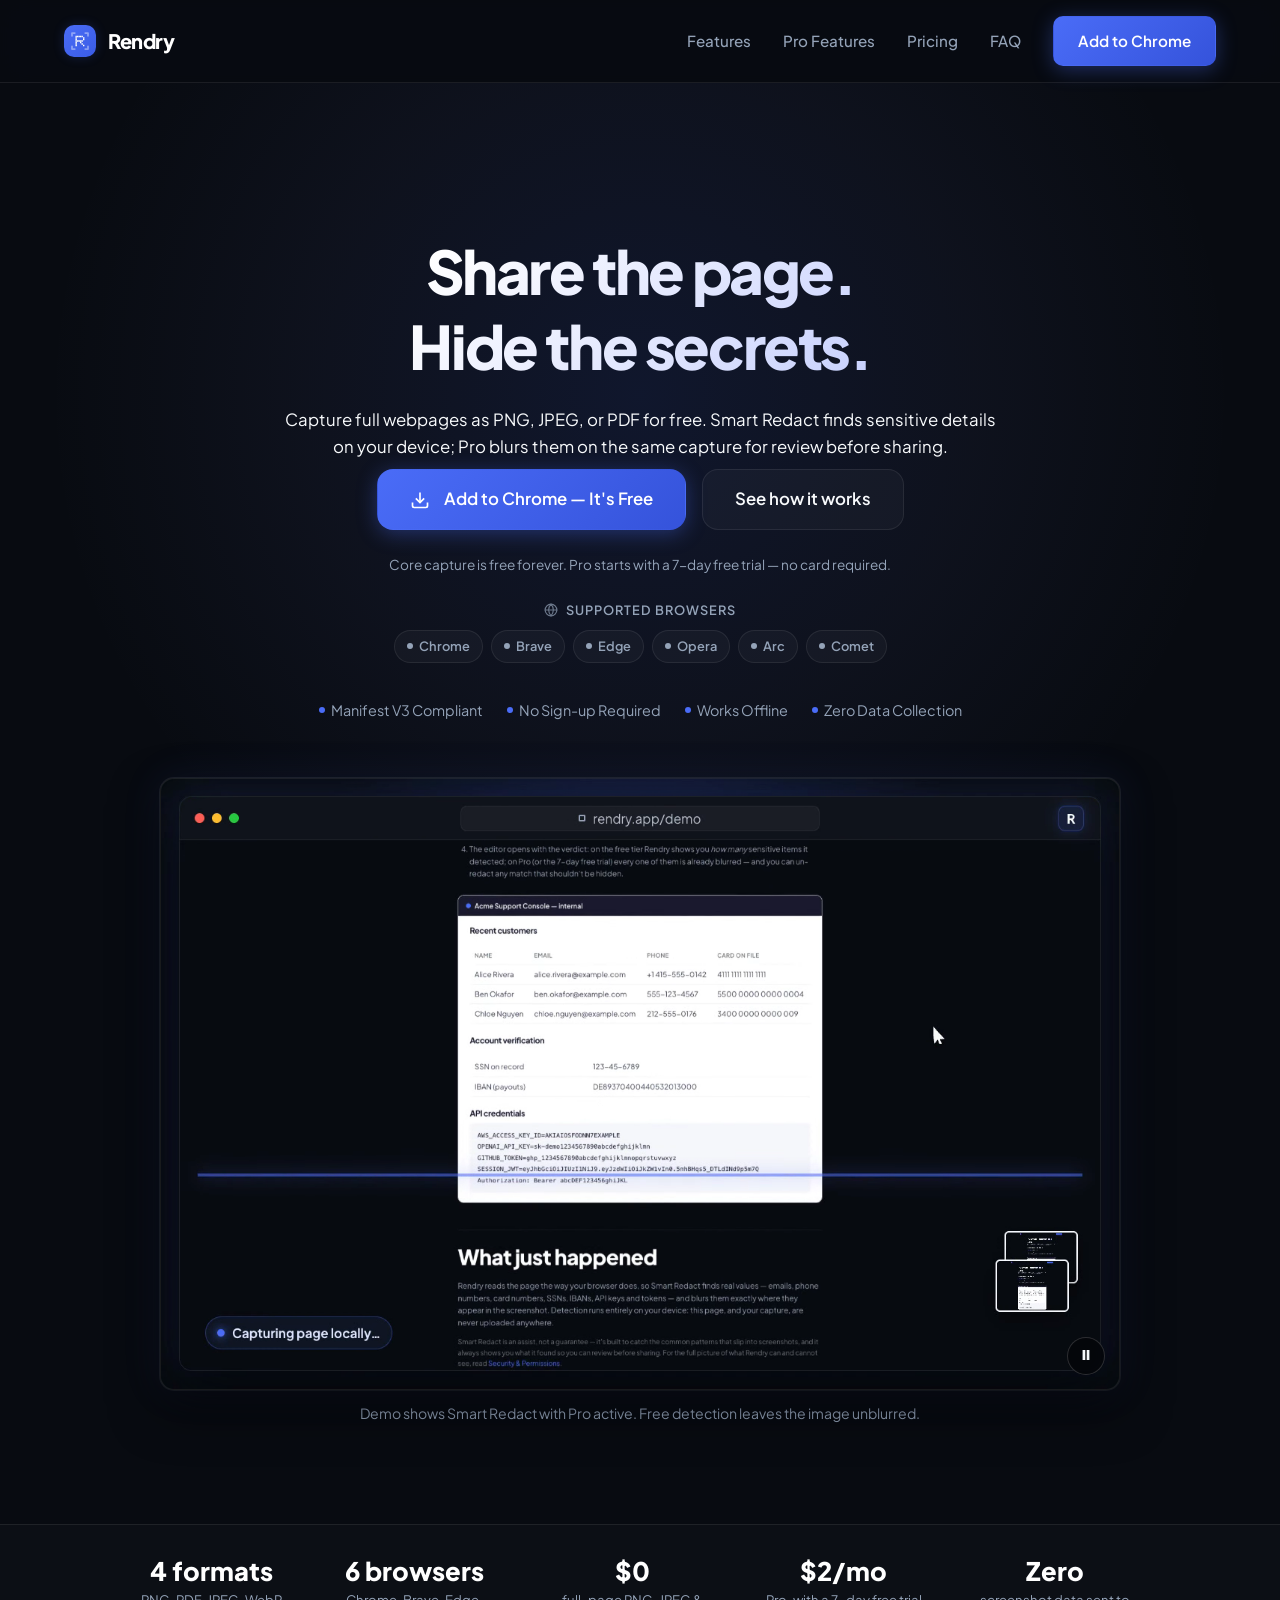
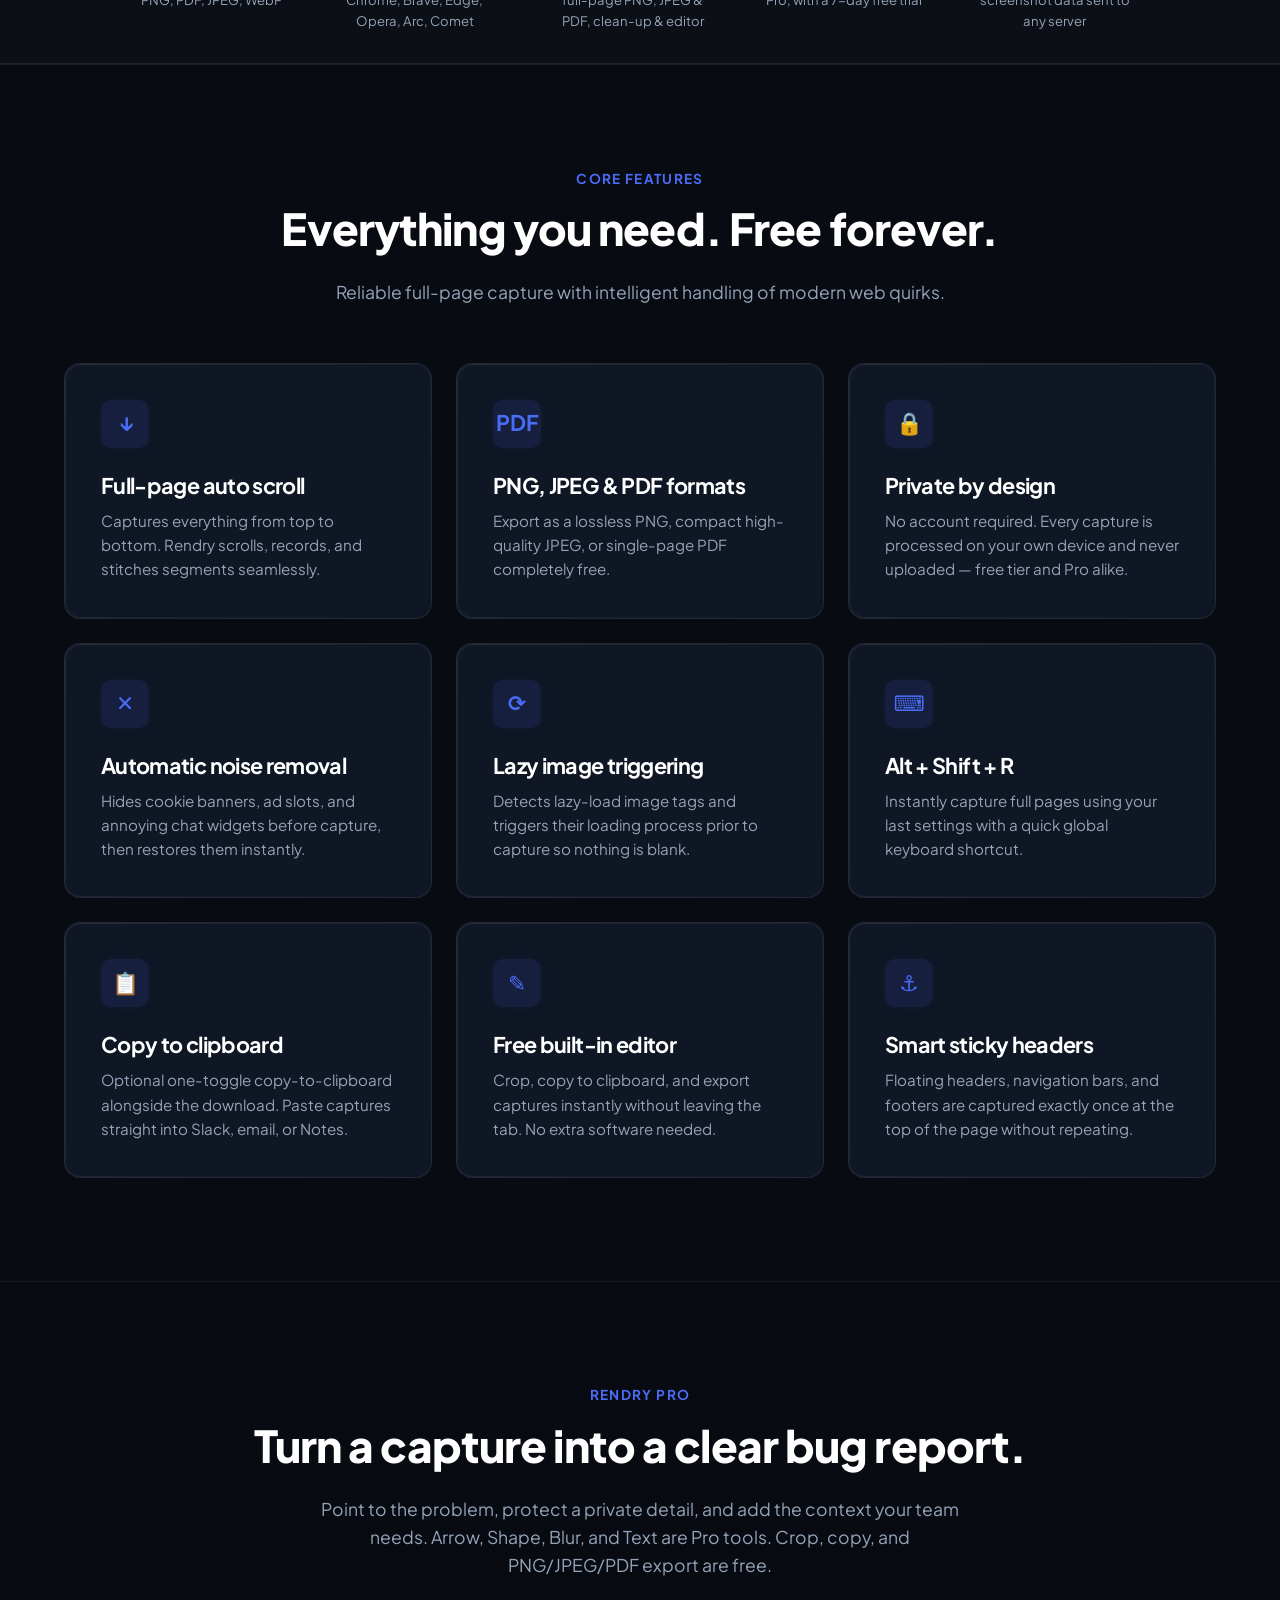
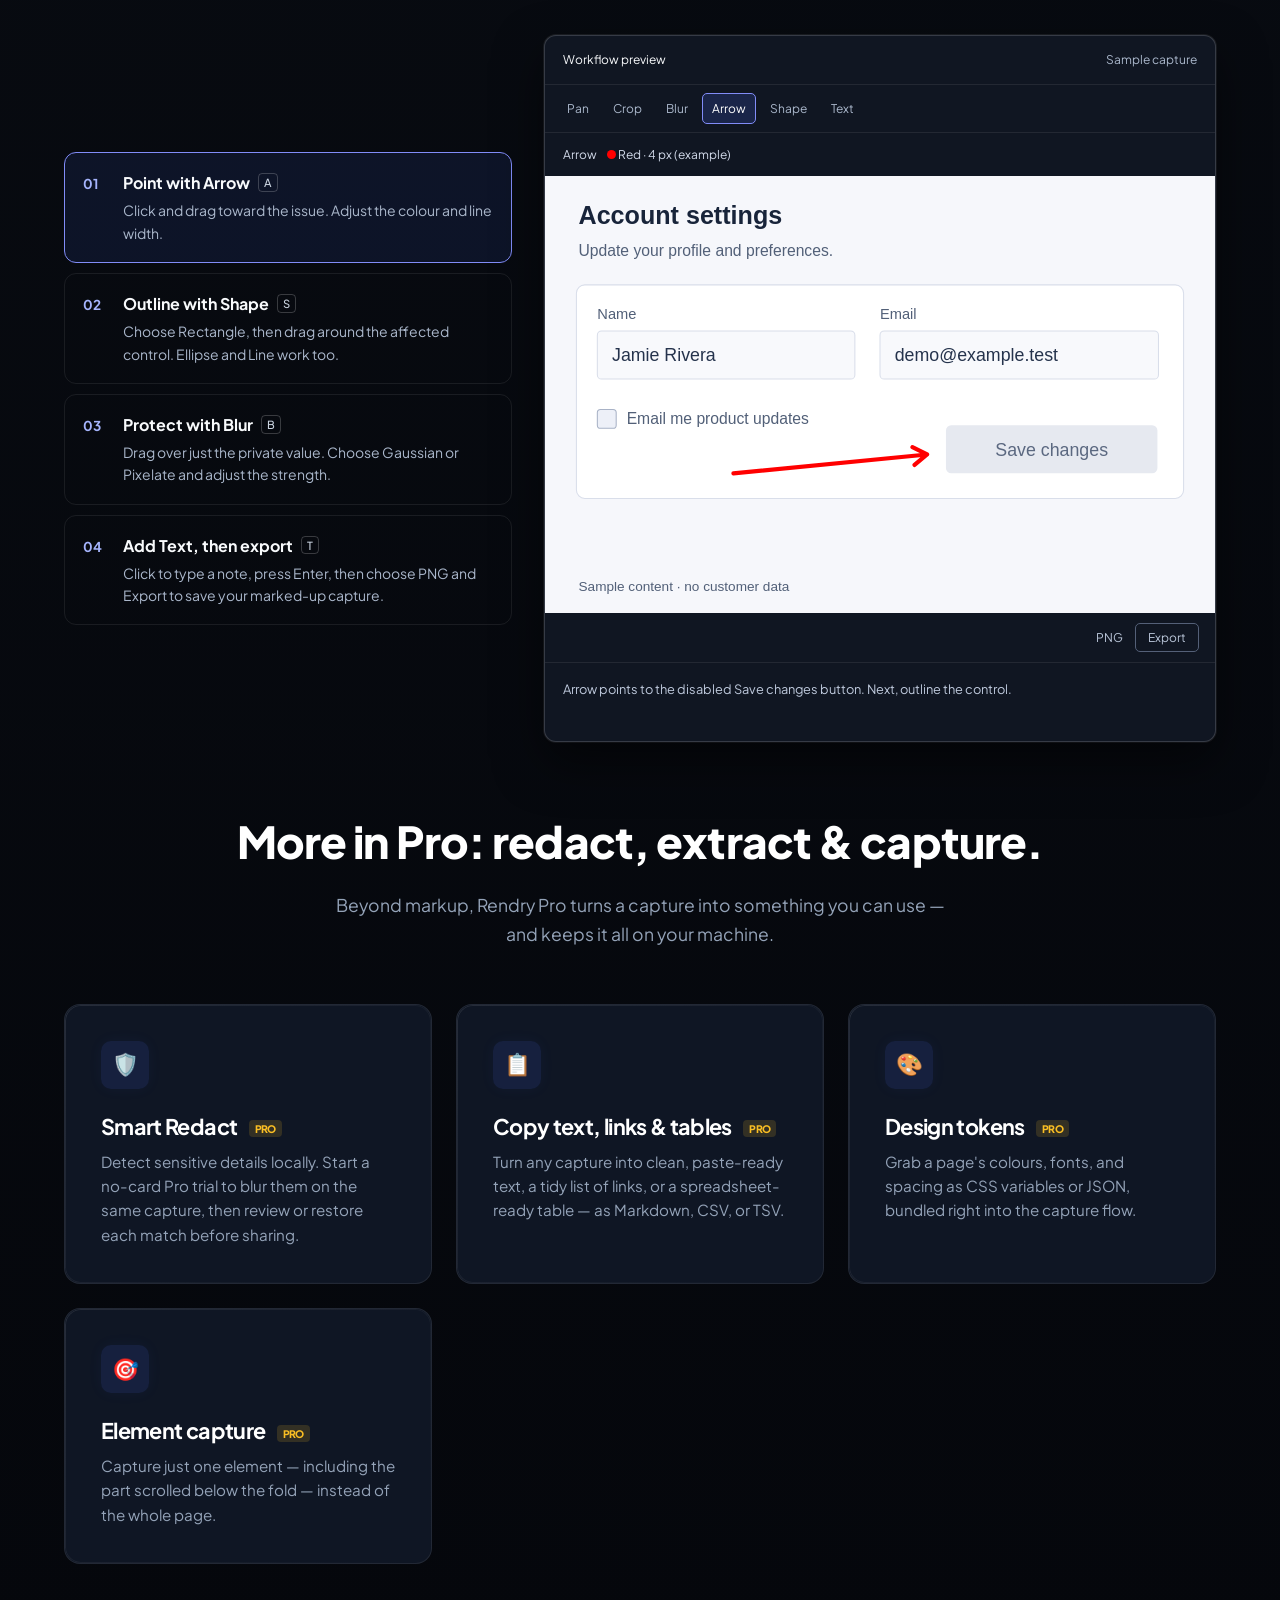
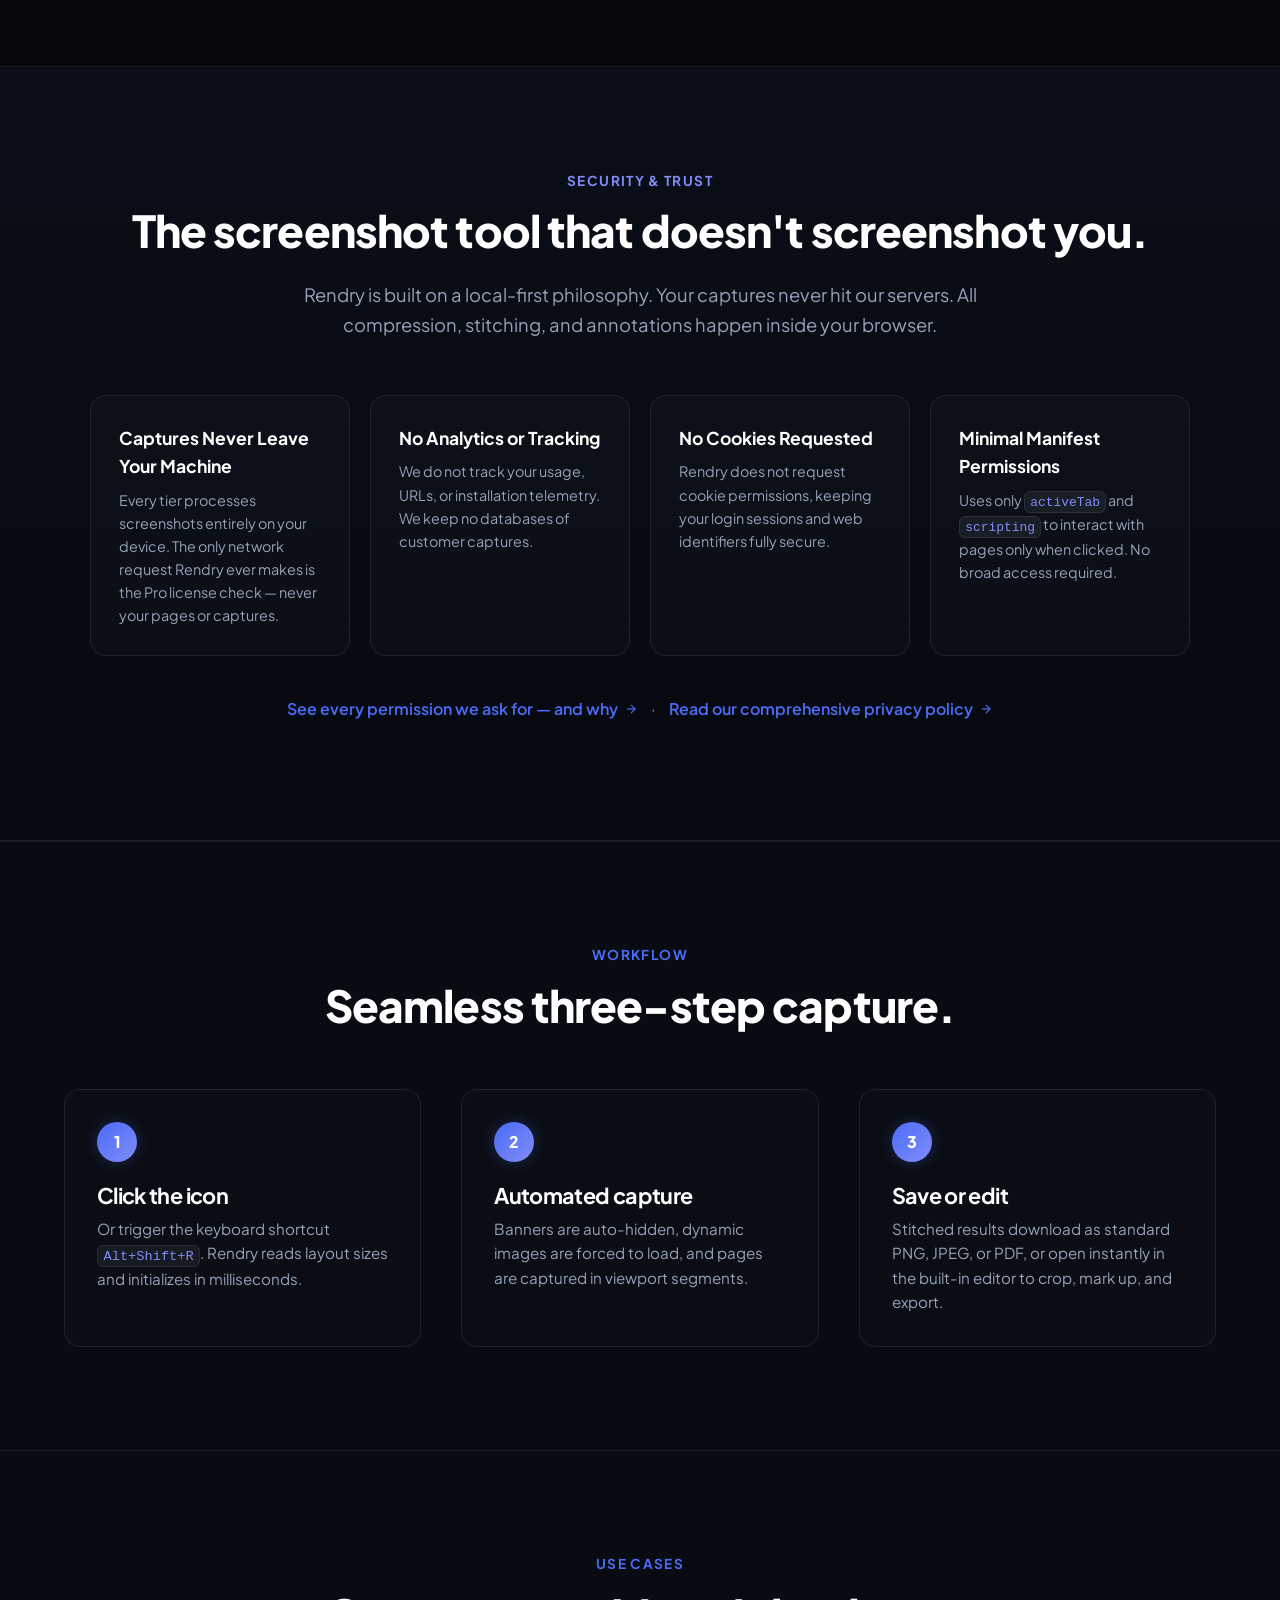
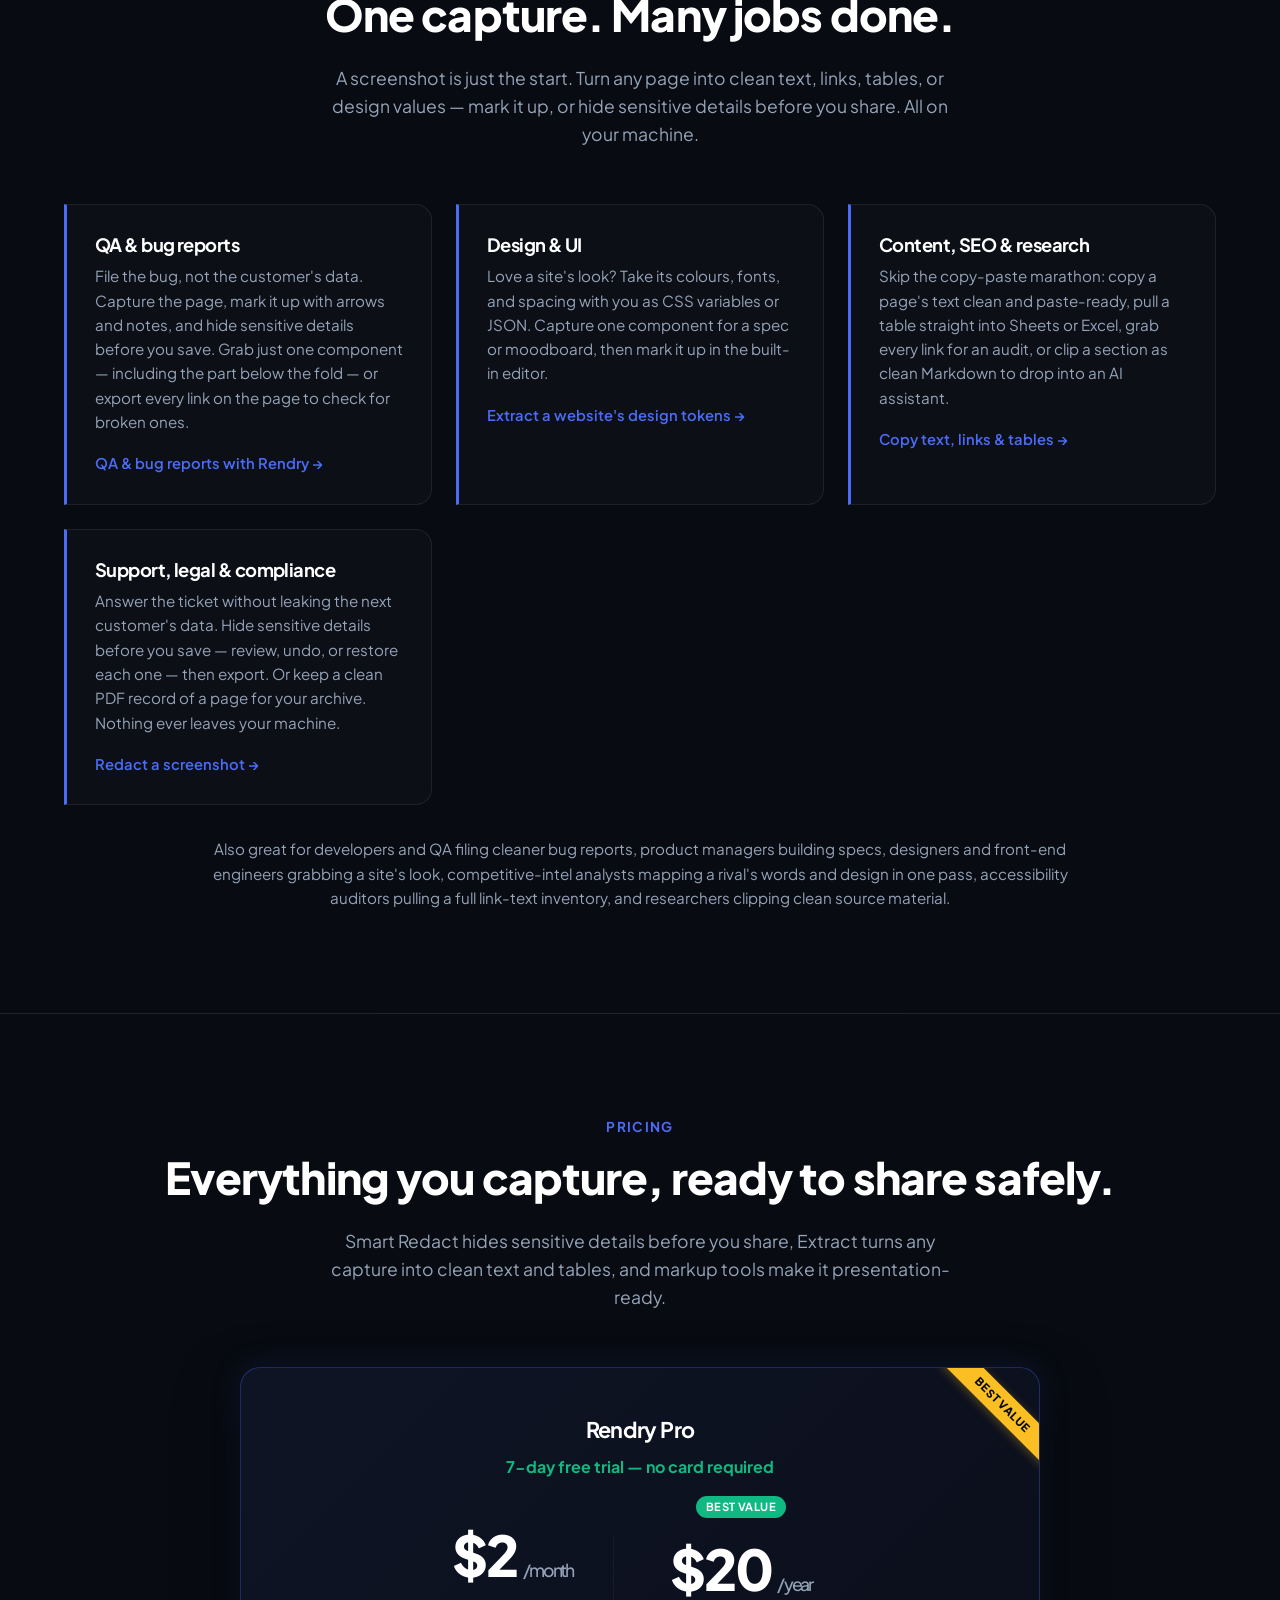
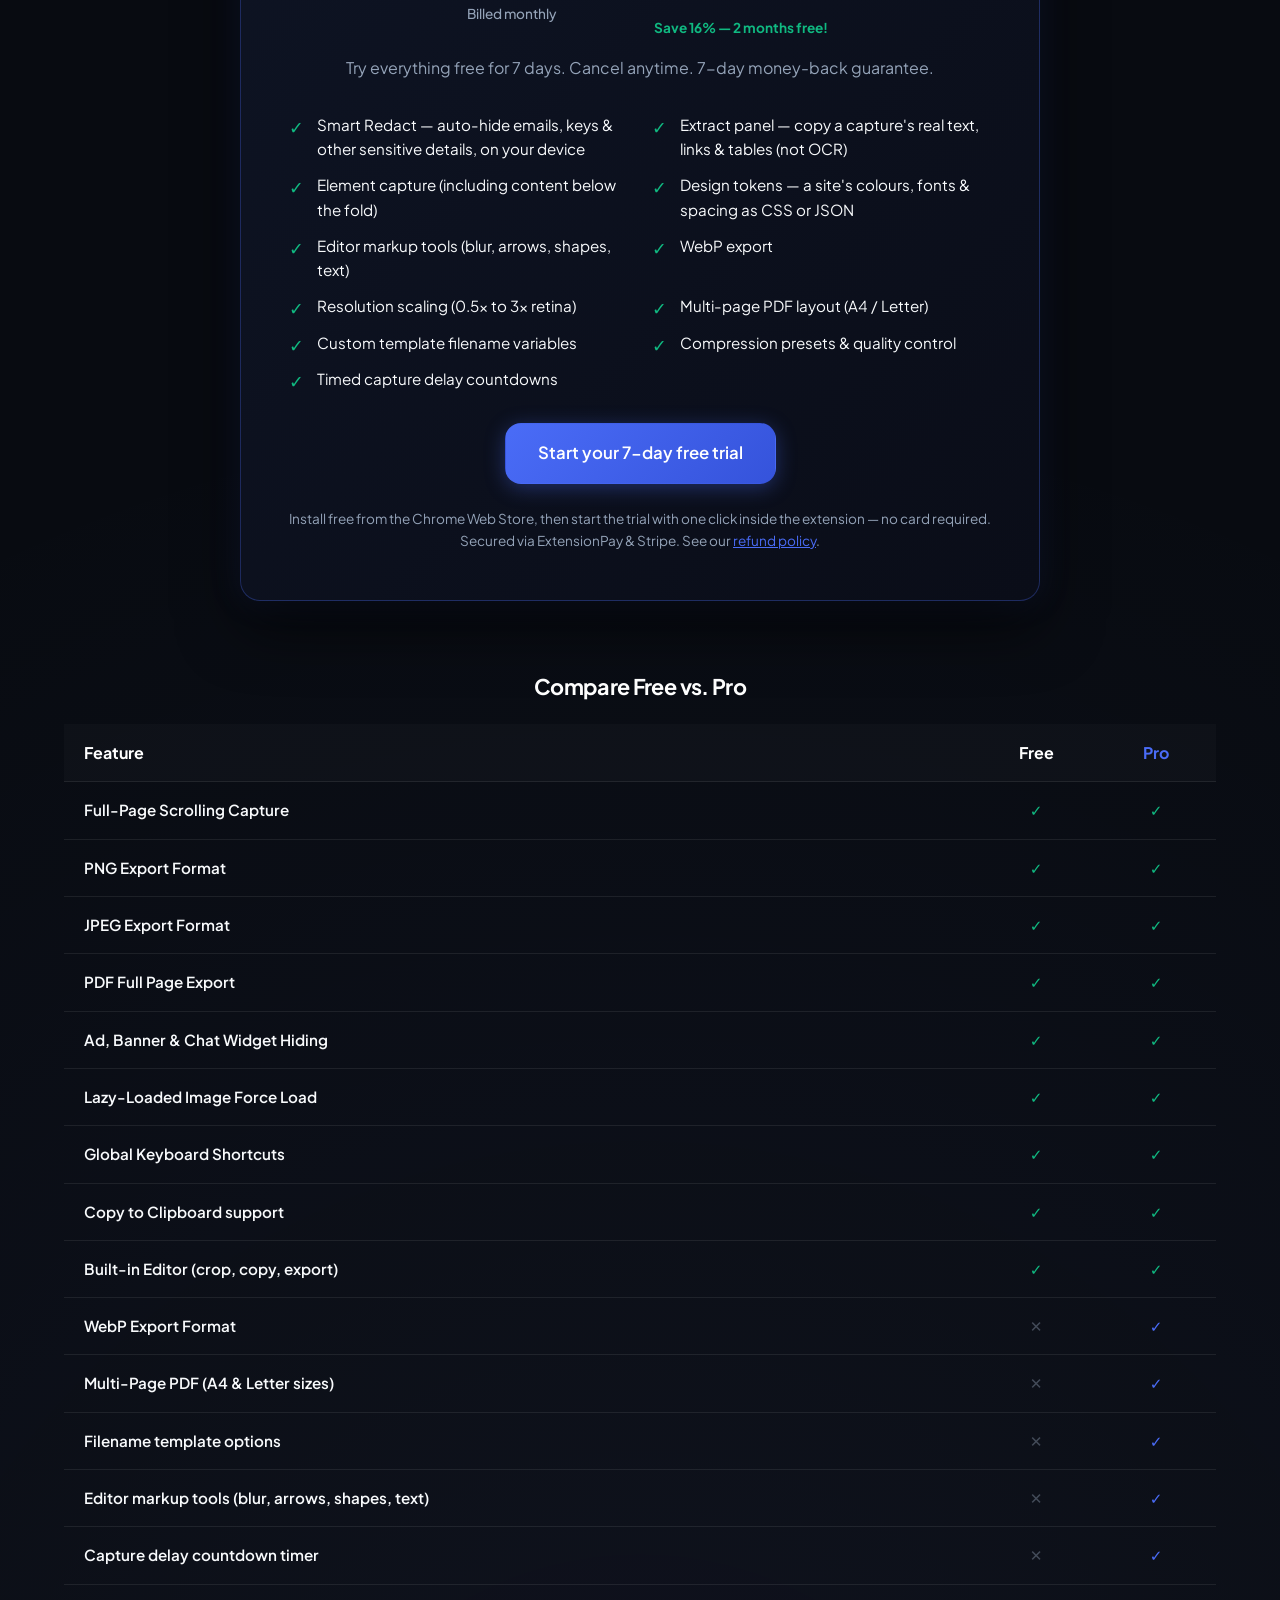
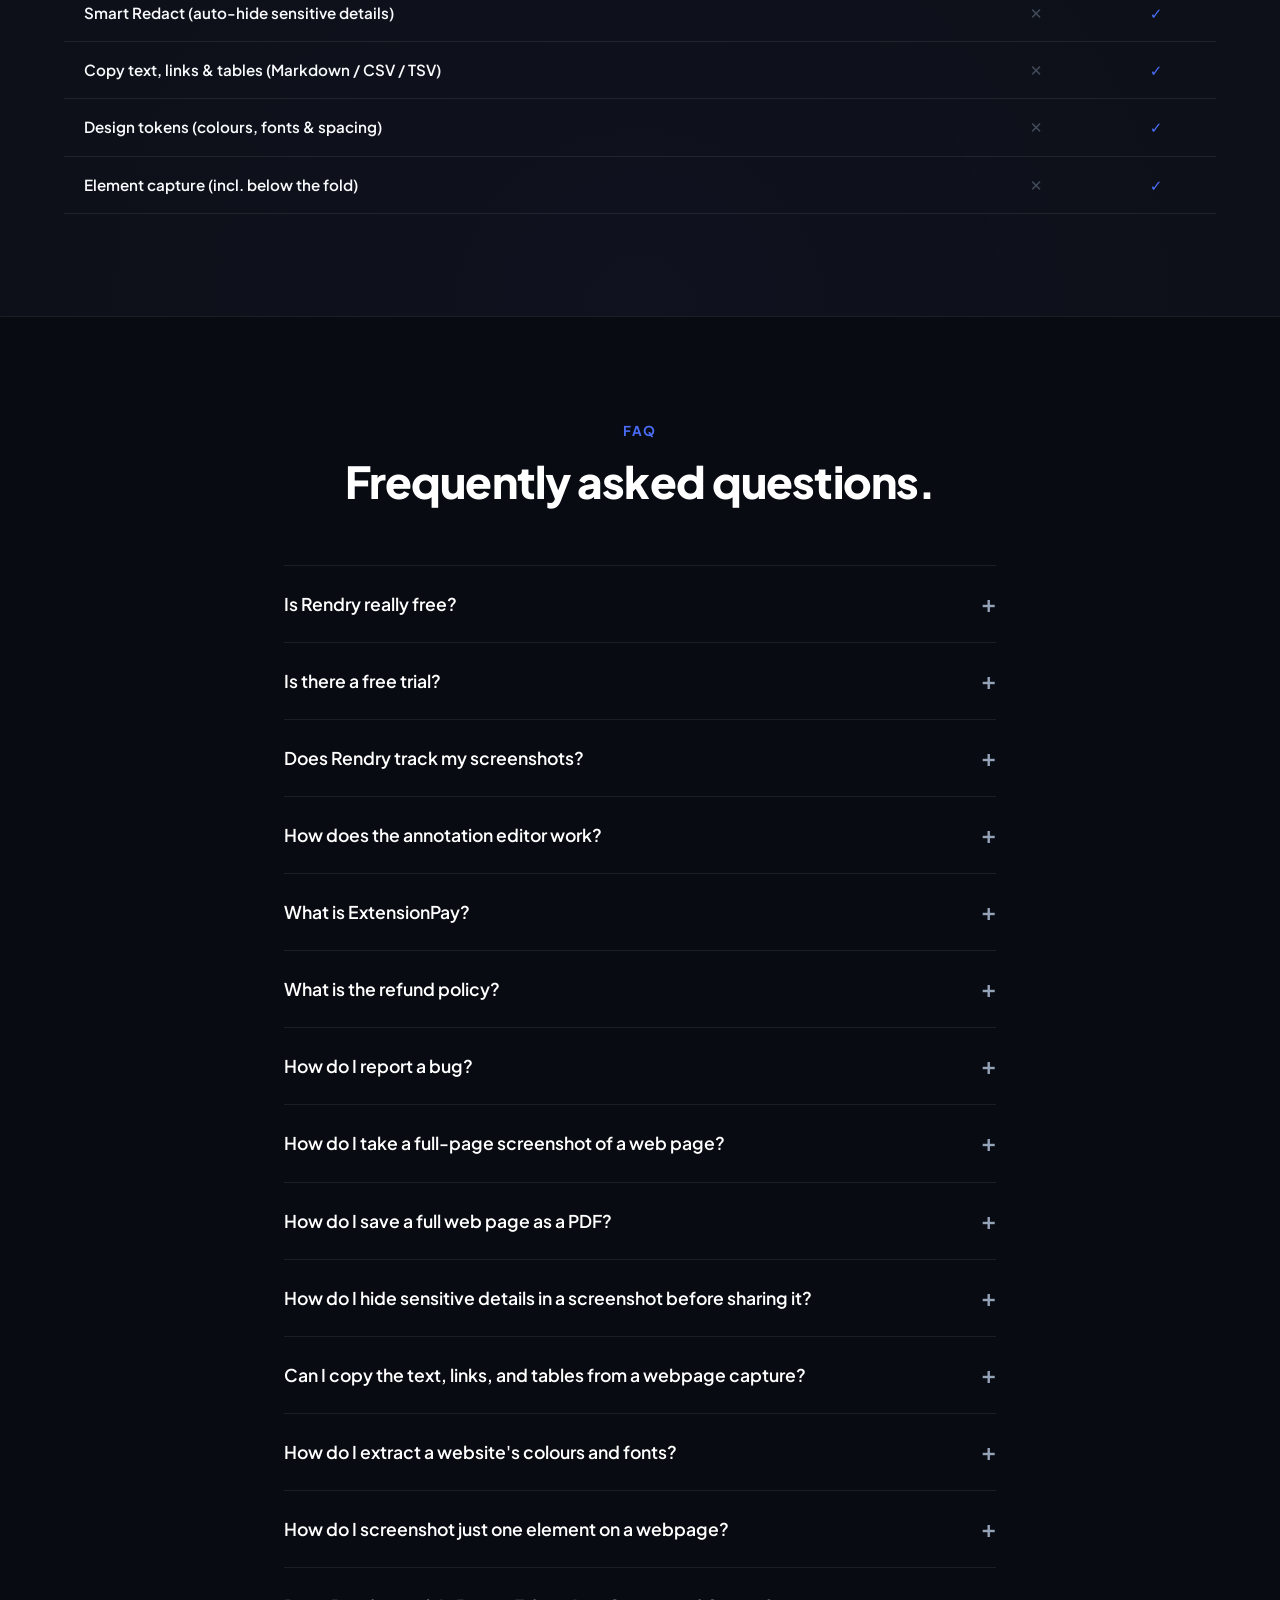
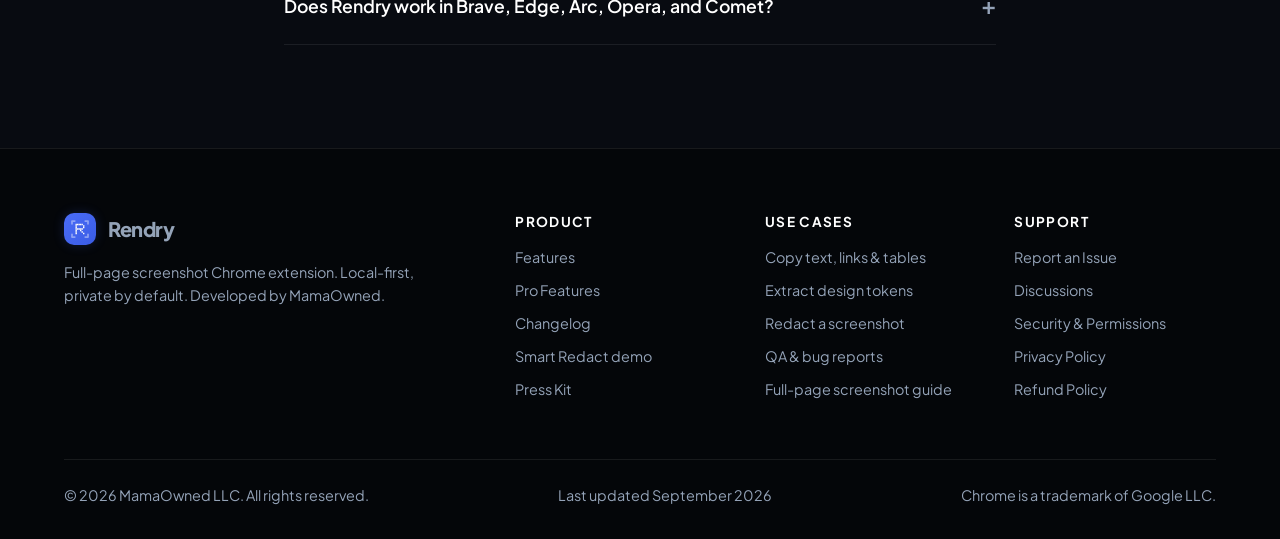
<file: index.html>
<!DOCTYPE html>
<html lang="en">
<head>
<meta charset="utf-8">
<meta name="viewport" content="width=device-width, initial-scale=1">
<title>Rendry — Share Full-Page Screenshots Without Exposing Private Details</title>
<meta name="description" content="Capture a full webpage for free. Find sensitive details locally, then use the no-card Pro trial to blur and review them before sharing. Your screenshots stay on your device.">
<meta name="theme-color" content="#4A6CF7">

<!-- Open Graph / social preview -->
<meta property="og:title" content="Rendry — Share Full-Page Screenshots Without Exposing Private Details">
<meta property="og:description" content="Capture a full webpage for free. Find sensitive details locally, then blur and review them with Pro before sharing.">
<meta property="og:type" content="website">
<meta property="og:url" content="https://rendry.app/">
<meta property="og:image" content="https://rendry.app/assets/og-image.jpg">
<meta name="twitter:card" content="summary_large_image">

<link rel="icon" type="image/png" sizes="32x32" href="assets/icons/icon-32.png">
<link rel="icon" type="image/png" sizes="128x128" href="assets/icons/icon-128.png">
<link rel="apple-touch-icon" href="assets/icons/icon-128.png">
<link rel="canonical" href="https://rendry.app/">
<link rel="stylesheet" href="styles.css?v=20261001">

<script type="application/ld+json">
{
  "@context": "https://schema.org",
  "@type": "SoftwareApplication",
  "name": "Rendry",
  "applicationCategory": "BrowserApplication",
  "operatingSystem": "Chrome, Brave, Edge, Opera, Arc, Comet",
  "softwareVersion": "1.4.4",
  "description": "Privacy-first full-page screenshot browser extension. Capture entire web pages as PNG, PDF, JPEG, or WebP. Smart Redact detects sensitive details locally and blurs them with Pro; copy clean text, links, and tables from a capture. Screenshots never leave your machine.",
  "url": "https://rendry.app/",
  "downloadUrl": "https://chromewebstore.google.com/detail/rendry/naobjfpheeabjhmmjhoabikmejgnfejn",
  "featureList": [
    "Full-page screenshot capture (PNG, PDF, JPEG, WebP)",
    "Automatic removal of cookie banners, chat widgets, ads, and popups",
    "Built-in editor: crop, copy, blur, arrows, shapes, text",
    "Smart Redact: detect locally, blur with Pro, and review before sharing",
    "Copy clean text, links, and tables from a capture (Markdown, CSV, TSV)",
    "Design tokens: a page's colours, fonts, and spacing as CSS variables or JSON",
    "Element/region capture",
    "Multi-page PDF, resolution control, custom filenames, timed capture"
  ],
  "offers": {
    "@type": "AggregateOffer",
    "priceCurrency": "USD",
    "lowPrice": "0",
    "highPrice": "20",
    "offerCount": "3",
    "description": "Free tier included. Rendry Pro is $2/month or $20/year and starts with a 7-day free trial — no card required."
  },
  "datePublished": "2025-04-19",
  "dateModified": "2026-09-30",
  "creator": { "@id": "https://rendry.app/#organization" },
  "publisher": { "@id": "https://rendry.app/#organization" }
}
</script>
<script type="application/ld+json">
{
  "@context": "https://schema.org",
  "@type": "Organization",
  "@id": "https://rendry.app/#organization",
  "name": "MamaOwned LLC",
  "url": "https://rendry.app/",
  "brand": { "@type": "Brand", "name": "Rendry" },
  "sameAs": [
    "https://chromewebstore.google.com/detail/rendry/naobjfpheeabjhmmjhoabikmejgnfejn",
    "https://github.com/mamaownedus"
  ]
}
</script>
<script type="application/ld+json">
{
  "@context": "https://schema.org",
  "@type": "FAQPage",
  "mainEntity": [
    {
      "@type": "Question",
      "name": "Is Rendry really free?",
      "acceptedAnswer": { "@type": "Answer", "text": "Yes. The free tier captures full pages as PNG, JPEG, or PDF, handles lazy-loaded images, hides annoying cookie banners/chat widgets, warns about infinite scroll, and includes the built-in editor (crop, copy, and PNG/JPEG/PDF export) — without an account or screenshot uploads. Pro adds Smart Redact blur and review, the Extract panel (copy a page's text, links, tables, and design tokens), element capture, WebP export, resolution controls, compression presets, and the editor's markup tools (blur, arrows, shapes, text)." }
    },
    {
      "@type": "Question",
      "name": "Is there a free trial?",
      "acceptedAnswer": { "@type": "Answer", "text": "Yes. Rendry Pro starts with a 7-day free trial — full Pro access, no card required. Start it with one click from the extension popup or the editor. If Pro isn't for you, do nothing: the trial simply ends and the free tier keeps working forever." }
    },
    {
      "@type": "Question",
      "name": "Does Rendry track my screenshots?",
      "acceptedAnswer": { "@type": "Answer", "text": "No. We operate on a local-first philosophy. Your captures are kept strictly in browser memory and saved to your local downloads folder — on the free tier and Pro alike. No screenshot data is ever sent to our servers. The only network request Rendry ever makes is the license check (your email and subscription status) — never your pages or captures." }
    },
    {
      "@type": "Question",
      "name": "How does the annotation editor work?",
      "acceptedAnswer": { "@type": "Answer", "text": "\"Open in Editor\" is on by default for everyone (toggle it off in the popup for a one-click download). Right after capture, Rendry opens a new local tab with our editor. Crop, copy to clipboard, and PNG/JPEG/PDF export are free; the markup tools — blur, arrows, shapes, and text — are Pro. Everything runs locally; nothing is uploaded." }
    },
    {
      "@type": "Question",
      "name": "What is ExtensionPay?",
      "acceptedAnswer": { "@type": "Answer", "text": "ExtensionPay is a secure paywall service built specifically for browser extensions. It manages licenses through Stripe. This allows us to securely process your payments using your checkout email without running a custom database or requiring a password profile." }
    },
    {
      "@type": "Question",
      "name": "What is the refund policy?",
      "acceptedAnswer": { "@type": "Answer", "text": "We provide a 7-day money-back guarantee on your first charge of Pro. Simply email support@rendry.app from your checkout address and we will issue a full refund immediately. Cancellations stop renewals for the next period." }
    },
    {
      "@type": "Question",
      "name": "How do I report a bug?",
      "acceptedAnswer": { "@type": "Answer", "text": "Please open a bug ticket or discussion request in our public repository at github.com/mamaownedus/rendry-site/issues. We actively review all submissions." }
    },
    {
      "@type": "Question",
      "name": "How do I take a full-page screenshot of a web page?",
      "acceptedAnswer": { "@type": "Answer", "text": "Install Rendry, open a regular website, and click the Rendry icon — or press Alt+Shift+R. It captures the page top to bottom in one click, including lazy-loaded images, and saves it as a PNG, JPEG, or PDF. Chrome blocks extensions from scripting browser-managed pages such as the Chrome Web Store." }
    },
    {
      "@type": "Question",
      "name": "How do I save a full web page as a PDF?",
      "acceptedAnswer": { "@type": "Answer", "text": "Choose PDF in the Rendry popup before you capture, then click the icon. Rendry saves the entire page as a single clean PDF — including content below the fold — for free. Pro adds multi-page A4/Letter layouts and custom filenames if you need them." }
    },
    {
      "@type": "Question",
      "name": "How do I hide sensitive details in a screenshot before sharing it?",
      "acceptedAnswer": { "@type": "Answer", "text": "Turn on Smart Redact in the Rendry popup to detect sensitive details locally. Start the Pro trial to blur them on the same capture before you save, then review or restore each one in the editor to reduce accidental sharing of private information. Everything stays on your machine." }
    },
    {
      "@type": "Question",
      "name": "Can I copy the text, links, and tables from a webpage capture?",
      "acceptedAnswer": { "@type": "Answer", "text": "Yes. Rendry Pro lets you copy clean, ready-to-paste text, a tidy list of links, or a spreadsheet-ready table from any capture via the editor's Extract panel — as Markdown, CSV, or TSV. It's handy for content audits, research, and pasting a page into an AI assistant." }
    },
    {
      "@type": "Question",
      "name": "How do I extract a website's colours and fonts?",
      "acceptedAnswer": { "@type": "Answer", "text": "With Rendry Pro, the Extract panel turns any page's colours, fonts, and spacing into reusable design tokens — exported as CSS variables or JSON. It's bundled into the capture flow and runs locally, so you can grab a site's look without a separate tool or any upload." }
    },
    {
      "@type": "Question",
      "name": "How do I screenshot just one element on a webpage?",
      "acceptedAnswer": { "@type": "Answer", "text": "Choose Capture element in the Rendry popup (Pro), then click the element you want. Rendry captures only that element — including the part scrolled below the fold — instead of the whole page. It's great for grabbing a single component for a spec, moodboard, or bug report." }
    },
    {
      "@type": "Question",
      "name": "Does Rendry work in Brave, Edge, Arc, Opera, and Comet?",
      "acceptedAnswer": { "@type": "Answer", "text": "Yes. Rendry works across Chromium browsers — Chrome, Brave, Edge, Opera, Arc, and Comet — so you get the same one-click full-page capture, clean-up, and editor everywhere, with the same local-first privacy." }
    }
  ]
}
</script>
</head>
<body>

<header class="site-header">
  <div class="container">
    <a class="brand" href="/">
      <img src="assets/logo.svg" alt="Rendry logo" width="32" height="32">
      Rendry
    </a>
    <nav class="nav">
      <a class="nav-link" href="#features">Features</a>
      <a class="nav-link" href="#pro-features">Pro Features</a>
      <a class="nav-link" href="#pricing">Pricing</a>
      <a class="nav-link" href="#faq">FAQ</a>
      <a class="btn btn-primary" id="header-cta" href="https://chromewebstore.google.com/detail/rendry/naobjfpheeabjhmmjhoabikmejgnfejn" target="_blank" rel="noopener">Add to Chrome</a>
    </nav>
  </div>
</header>

<main>

  <!-- ─── Hero ─────────────────────────────────────────────────── -->
  <section class="hero">
    <div class="container">
      <h1>Share the page.<br>Hide the secrets.</h1>
      <p class="hero-definition">Capture full webpages as PNG, JPEG, or PDF for free. Smart Redact finds sensitive details on your device; Pro blurs them on the same capture for review before sharing.</p>
      
      <div class="cta-row">
        <a class="btn btn-primary btn-lg" id="hero-primary-cta" href="https://chromewebstore.google.com/detail/rendry/naobjfpheeabjhmmjhoabikmejgnfejn" target="_blank" rel="noopener">
          <svg width="20" height="20" viewBox="0 0 24 24" fill="none" stroke="currentColor" stroke-width="2" style="margin-right:4px;"><path d="M21 15v4a2 2 0 0 1-2 2H5a2 2 0 0 1-2-2v-4"/><polyline points="7 10 12 15 17 10"/><line x1="12" y1="15" x2="12" y2="3"/></svg>
          Add to Chrome — It's Free
        </a>
        <a class="btn btn-ghost btn-lg" id="hero-secondary-cta" href="#how">See how it works</a>
      </div>
      <p style="color:var(--text-muted);font-size:0.85rem;margin:10px 0 0;">Core capture is free forever. Pro starts with a 7-day free trial — no card required.</p>

      <div class="supported-browsers">
        <div class="browsers-label">
          <svg width="14" height="14" viewBox="0 0 24 24" fill="none" stroke="currentColor" stroke-width="2" stroke-linecap="round" stroke-linejoin="round" style="opacity: 0.7; margin-right: 2px;"><circle cx="12" cy="12" r="10"/><line x1="2" y1="12" x2="22" y2="12"/><path d="M12 2a15.3 15.3 0 0 1 4 10 15.3 15.3 0 0 1-4 10 15.3 15.3 0 0 1-4-10 15.3 15.3 0 0 1 4-10z"/></svg>
          Supported Browsers
        </div>
        <div class="browsers-list">
          <span class="browser-badge chrome">Chrome</span>
          <span class="browser-badge brave">Brave</span>
          <span class="browser-badge edge">Edge</span>
          <span class="browser-badge opera">Opera</span>
          <span class="browser-badge arc">Arc</span>
          <span class="browser-badge comet">Comet</span>
        </div>
      </div>
      
      <div class="trust-bar">
        <span>Manifest V3 Compliant</span>
        <span>No Sign-up Required</span>
        <span>Works Offline</span>
        <span>Zero Data Collection</span>
      </div>

      <div class="hero-video-frame">
        <video class="hero-demo-video" autoplay muted loop playsinline preload="none" poster="assets/hero-demo.8652381c.jpg" aria-label="Rendry Pro trial demo: capture, stitch, and redact a full webpage">
          <source data-src="assets/hero-demo.dbebf798.webm" type="video/webm">
          <source data-src="assets/hero-demo.aab8525a.mp4" type="video/mp4">
        </video>
        <button class="hero-demo-toggle" type="button" aria-label="Pause hero animation">Ⅱ</button>
      </div>
      <p class="video-caption">Demo shows Smart Redact with Pro active. Free detection leaves the image unblurred.</p>
    </div>
  </section>

  <!-- ─── Quick stats ──────────────────────────────────────────── -->
  <section class="stat-band">
    <div class="container">
      <ul class="stat-row">
        <li><strong>4 formats</strong><span>PNG, PDF, JPEG, WebP</span></li>
        <li><strong>6 browsers</strong><span>Chrome, Brave, Edge, Opera, Arc, Comet</span></li>
        <li><strong>$0</strong><span>full-page PNG, JPEG &amp; PDF, clean-up &amp; editor</span></li>
        <li><strong>$2/mo</strong><span>Pro, with a 7-day free trial</span></li>
        <li><strong>Zero</strong><span>screenshot data sent to any server</span></li>
      </ul>
    </div>
  </section>

  <!-- ─── Features Grid ─────────────────────────────────────────── -->
  <section id="features">
    <div class="container">
      <div class="section-head">
        <div class="eyebrow">Core Features</div>
        <h2>Everything you need. Free forever.</h2>
        <p>Reliable full-page capture with intelligent handling of modern web quirks.</p>
      </div>
      
      <div class="grid">
        <div class="card">
          <div class="ico">↓</div>
          <h3>Full-page auto scroll</h3>
          <p>Captures everything from top to bottom. Rendry scrolls, records, and stitches segments seamlessly.</p>
        </div>
        <div class="card">
          <div class="ico">PDF</div>
          <h3>PNG, JPEG &amp; PDF formats</h3>
          <p>Export as a lossless PNG, compact high-quality JPEG, or single-page PDF completely free.</p>
        </div>
        <div class="card">
          <div class="ico">🔒</div>
          <h3>Private by design</h3>
          <p>No account required. Every capture is processed on your own device and never uploaded — free tier and Pro alike.</p>
        </div>
        <div class="card">
          <div class="ico">✕</div>
          <h3>Automatic noise removal</h3>
          <p>Hides cookie banners, ad slots, and annoying chat widgets before capture, then restores them instantly.</p>
        </div>
        <div class="card">
          <div class="ico">⟳</div>
          <h3>Lazy image triggering</h3>
          <p>Detects lazy-load image tags and triggers their loading process prior to capture so nothing is blank.</p>
        </div>
        <div class="card">
          <div class="ico">⌨</div>
          <h3>Alt + Shift + R</h3>
          <p>Instantly capture full pages using your last settings with a quick global keyboard shortcut.</p>
        </div>
        <div class="card">
          <div class="ico">📋</div>
          <h3>Copy to clipboard</h3>
          <p>Optional one-toggle copy-to-clipboard alongside the download. Paste captures straight into Slack, email, or Notes.</p>
        </div>
        <div class="card">
          <div class="ico">✎</div>
          <h3>Free built-in editor</h3>
          <p>Crop, copy to clipboard, and export captures instantly without leaving the tab. No extra software needed.</p>
        </div>
        <div class="card">
          <div class="ico">⚓</div>
          <h3>Smart sticky headers</h3>
          <p>Floating headers, navigation bars, and footers are captured exactly once at the top of the page without repeating.</p>
        </div>
      </div>
    </div>
  </section>

  <!-- ─── PRO Annotation Features Highlight ─────────────────────── -->
  <section class="pro-features-highlight" id="pro-features">
    <div class="container">
      <div class="section-head">
        <div class="eyebrow">Rendry Pro</div>
        <h2>Turn a capture into a clear bug report.</h2>
        <p>Point to the problem, protect a private detail, and add the context your team needs. Arrow, Shape, Blur, and Text are Pro tools. Crop, copy, and PNG/JPEG/PDF export are free.</p>
      </div>

      <div class="annotation-workflow" data-step="1">
        <div class="annotation-steps" role="tablist" aria-label="Annotation workflow steps" aria-orientation="vertical">
          <button class="annotation-step" type="button" role="tab" id="annotation-step-1" aria-controls="annotation-preview" aria-selected="true" data-step="1" data-tool="arrow">
            <span class="step-number" aria-hidden="true">01</span>
            <span><strong><span class="step-verb">Point with </span>Arrow <kbd>A</kbd></strong><span class="step-description">Click and drag toward the issue. Adjust the colour and line width.</span></span>
          </button>
          <button class="annotation-step" type="button" role="tab" id="annotation-step-2" aria-controls="annotation-preview" aria-selected="false" tabindex="-1" data-step="2" data-tool="shape">
            <span class="step-number" aria-hidden="true">02</span>
            <span><strong><span class="step-verb">Outline with </span>Shape <kbd>S</kbd></strong><span class="step-description">Choose Rectangle, then drag around the affected control. Ellipse and Line work too.</span></span>
          </button>
          <button class="annotation-step" type="button" role="tab" id="annotation-step-3" aria-controls="annotation-preview" aria-selected="false" tabindex="-1" data-step="3" data-tool="blur">
            <span class="step-number" aria-hidden="true">03</span>
            <span><strong><span class="step-verb">Protect with </span>Blur <kbd>B</kbd></strong><span class="step-description">Drag over just the private value. Choose Gaussian or Pixelate and adjust the strength.</span></span>
          </button>
          <button class="annotation-step" type="button" role="tab" id="annotation-step-4" aria-controls="annotation-preview" aria-selected="false" tabindex="-1" data-step="4" data-tool="text">
            <span class="step-number" aria-hidden="true">04</span>
            <span><strong><span class="step-verb">Add </span>Text<span class="step-verb">, then export</span> <kbd>T</kbd></strong><span class="step-description">Click to type a note, press Enter, then choose PNG and Export to save your marked-up capture.</span></span>
          </button>
        </div>

        <div class="annotation-preview" id="annotation-preview" role="tabpanel" aria-labelledby="annotation-step-1" tabindex="0">
          <figure>
            <div class="annotation-preview-heading"><span>Workflow preview</span><span>Sample capture</span></div>
            <p class="annotation-instruction">Click and drag toward the issue. Adjust the colour and line width.</p>
            <div class="annotation-toolbar" aria-hidden="true">
              <span>Pan</span><span>Crop</span><span data-preview-tool="blur">Blur</span><span class="selected" data-preview-tool="arrow">Arrow</span><span data-preview-tool="shape">Shape</span><span data-preview-tool="text">Text</span>
            </div>
            <div class="annotation-options" aria-hidden="true">
              <span data-options="1">Arrow <span class="annotation-swatch"></span> Red · 4 px (example)</span>
              <span data-options="2" hidden>Shape · Rectangle <span class="annotation-swatch"></span> Red · 4 px (example)</span>
              <span data-options="3" hidden>Blur · Gaussian · Strength 20</span>
              <span data-options="4" hidden>Text <span class="annotation-swatch"></span> Red · 24 px (example)</span>
            </div>
            <svg class="annotation-capture" viewBox="0 0 640 418" aria-hidden="true" xmlns="http://www.w3.org/2000/svg">
              <defs>
                <filter id="annotation-email-blur" x="0" y="0" width="1" height="1" color-interpolation-filters="sRGB"><feGaussianBlur stdDeviation="4"/></filter>
                <clipPath id="annotation-email-bounds"><rect id="annotation-email-region" x="330" y="156" width="164" height="28"/></clipPath>
              </defs>
              <rect width="640" height="418" fill="#f6f7fb"/>
              <g font-family="Arial, sans-serif">
                <text x="32" y="46" fill="#18243a" font-size="24" font-weight="700">Account settings</text>
                <text x="32" y="76" fill="#526078" font-size="15">Update your profile and preferences.</text>
                <rect x="30" y="104" width="580" height="204" rx="8" fill="white" stroke="#d9deea"/>
                <g fill="#526078" font-size="14"><text x="50" y="137">Name</text><text x="320" y="137">Email</text></g>
                <g fill="#f8f9fc" stroke="#d9deea"><rect x="50" y="148" width="246" height="46" rx="4"/><rect x="320" y="148" width="266" height="46" rx="4"/></g>
                <text x="64" y="177" fill="#25334c" font-size="17">Jamie Rivera</text>
                <g clip-path="url(#annotation-email-bounds)"><text class="annotation-email" x="334" y="177" fill="#25334c" font-size="17">demo@example.test</text></g>
                <use class="annotation-blur-selection" href="#annotation-email-region" fill="none" stroke="#4a90d9" stroke-width="2"/>
                <rect x="50" y="223" width="18" height="18" rx="3" fill="#edf0f8" stroke="#a8b2c6"/>
                <text x="78" y="237" fill="#526078" font-size="15">Email me product updates</text>
                <rect x="383" y="238" width="202" height="46" rx="5" fill="#e6e9f0"/>
                <text x="484" y="267" text-anchor="middle" fill="#5b6880" font-size="17">Save changes</text>
                <g fill="none" stroke="#ff0000" stroke-width="4" stroke-linecap="round" stroke-linejoin="round">
                  <path d="M180 284 L365 266 M351 259 L365 266 L353 276"/>
                  <rect class="annotation-layer" data-layer="2" x="375" y="230" width="218" height="62"/>
                </g>
                <text class="annotation-layer" data-layer="4" x="62" y="358" fill="#ff0000" font-size="24">Enable after editing</text>
                <text x="32" y="396" fill="#526078" font-size="13">Sample content · no customer data</text>
              </g>
            </svg>
            <div class="annotation-export" aria-hidden="true"><span>PNG</span><span class="annotation-export-label">Export</span></div>
            <figcaption class="annotation-caption" aria-live="polite">
              <span data-caption="1">Arrow points to the disabled Save changes button. Next, outline the control.</span>
              <span data-caption="2" hidden>The arrow stays in place while a rectangle frames the affected button.</span>
              <span data-caption="3" hidden>Only the sample email is blurred. Its label and the rest of the report stay readable.</span>
              <span data-caption="4" hidden>“Enable after editing” explains the fix. Choose PNG and Export in the editor to save all your edits together.</span>
            </figcaption>
          </figure>
        </div>
      </div>

      <div class="section-head" style="margin-top:72px;">
        <h2>More in Pro: redact, extract &amp; capture.</h2>
        <p>Beyond markup, Rendry Pro turns a capture into something you can use — and keeps it all on your machine.</p>
      </div>
      <div class="grid">
        <div class="card">
          <div class="ico">🛡️</div>
          <h3>Smart Redact <span class="badge">PRO</span></h3>
          <p>Detect sensitive details locally. Start a no-card Pro trial to blur them on the same capture, then review or restore each match before sharing.</p>
        </div>
        <div class="card">
          <div class="ico">📋</div>
          <h3>Copy text, links &amp; tables <span class="badge">PRO</span></h3>
          <p>Turn any capture into clean, paste-ready text, a tidy list of links, or a spreadsheet-ready table — as Markdown, CSV, or TSV.</p>
        </div>
        <div class="card">
          <div class="ico">🎨</div>
          <h3>Design tokens <span class="badge">PRO</span></h3>
          <p>Grab a page's colours, fonts, and spacing as CSS variables or JSON, bundled right into the capture flow.</p>
        </div>
        <div class="card">
          <div class="ico">🎯</div>
          <h3>Element capture <span class="badge">PRO</span></h3>
          <p>Capture just one element — including the part scrolled below the fold — instead of the whole page.</p>
        </div>
      </div>
    </div>
  </section>

  <!-- ─── Privacy Band ─────────────────────────────────────────── -->
  <section class="band-privacy" id="privacy">
    <div class="container">
      <div class="section-head">
        <div class="eyebrow" style="color:#818cf8;">Security &amp; Trust</div>
        <h2>The screenshot tool that doesn't screenshot you.</h2>
        <p class="lead">
          Rendry is built on a local-first philosophy. Your captures never hit our servers. All compression, stitching, and annotations happen inside your browser.
        </p>
      </div>
      
      <div class="promise-grid">
        <div class="promise">
          <strong>Captures Never Leave Your Machine</strong>
          <p>Every tier processes screenshots entirely on your device. The only network request Rendry ever makes is the Pro license check — never your pages or captures.</p>
        </div>
        <div class="promise">
          <strong>No Analytics or Tracking</strong>
          <p>We do not track your usage, URLs, or installation telemetry. We keep no databases of customer captures.</p>
        </div>
        <div class="promise">
          <strong>No Cookies Requested</strong>
          <p>Rendry does not request cookie permissions, keeping your login sessions and web identifiers fully secure.</p>
        </div>
        <div class="promise">
          <strong>Minimal Manifest Permissions</strong>
          <p>Uses only <code>activeTab</code> and <code>scripting</code> to interact with pages only when clicked. No broad access required.</p>
        </div>
      </div>
      
      <p style="text-align:center;margin-top:40px;">
        <a href="/security" style="font-weight:600;display:inline-flex;align-items:center;gap:6px;">
          See every permission we ask for — and why
          <svg width="14" height="14" viewBox="0 0 24 24" fill="none" stroke="currentColor" stroke-width="2" aria-hidden="true"><line x1="5" y1="12" x2="19" y2="12"/><polyline points="12 5 19 12 12 19"/></svg>
        </a>
        <span style="margin:0 10px;color:var(--text-muted);">·</span>
        <a href="/privacy" style="font-weight:600;display:inline-flex;align-items:center;gap:6px;">
          Read our comprehensive privacy policy
          <svg width="14" height="14" viewBox="0 0 24 24" fill="none" stroke="currentColor" stroke-width="2" aria-hidden="true"><line x1="5" y1="12" x2="19" y2="12"/><polyline points="12 5 19 12 12 19"/></svg>
        </a>
      </p>
    </div>
  </section>

  <!-- ─── How it works ─────────────────────────────────────────── -->
  <section id="how">
    <div class="container">
      <div class="section-head">
        <div class="eyebrow">Workflow</div>
        <h2>Seamless three-step capture.</h2>
      </div>
      
      <div class="steps">
        <div class="step">
          <h3>Click the icon</h3>
          <p>Or trigger the keyboard shortcut <code>Alt+Shift+R</code>. Rendry reads layout sizes and initializes in milliseconds.</p>
        </div>
        <div class="step">
          <h3>Automated capture</h3>
          <p>Banners are auto-hidden, dynamic images are forced to load, and pages are captured in viewport segments.</p>
        </div>
        <div class="step">
          <h3>Save or edit</h3>
          <p>Stitched results download as standard PNG, JPEG, or PDF, or open instantly in the built-in editor to crop, mark up, and export.</p>
        </div>
      </div>
    </div>
  </section>

  <!-- ─── Use Cases ────────────────────────────────────────────── -->
  <section id="use-cases">
    <div class="container">
      <div class="section-head">
        <div class="eyebrow">Use Cases</div>
        <h2>One capture. Many jobs done.</h2>
        <p>A screenshot is just the start. Turn any page into clean text, links, tables, or design values — mark it up, or hide sensitive details before you share. All on your machine.</p>
      </div>

      <div class="use-case-grid">
        <article class="use-case">
          <h3>QA &amp; bug reports</h3>
          <p>File the bug, not the customer's data. Capture the page, mark it up with arrows and notes, and hide sensitive details before you save. Grab just one component — including the part below the fold — or export every link on the page to check for broken ones.</p>
          <a href="/uses/qa-testing">QA &amp; bug reports with Rendry &rarr;</a>
        </article>
        <article class="use-case">
          <h3>Design &amp; UI</h3>
          <p>Love a site's look? Take its colours, fonts, and spacing with you as CSS variables or JSON. Capture one component for a spec or moodboard, then mark it up in the built-in editor.</p>
          <a href="/uses/extract-design-tokens">Extract a website's design tokens &rarr;</a>
        </article>
        <article class="use-case">
          <h3>Content, SEO &amp; research</h3>
          <p>Skip the copy-paste marathon: copy a page's text clean and paste-ready, pull a table straight into Sheets or Excel, grab every link for an audit, or clip a section as clean Markdown to drop into an AI assistant.</p>
          <a href="/uses/copy-text-from-webpage">Copy text, links &amp; tables &rarr;</a>
        </article>
        <article class="use-case">
          <h3>Support, legal &amp; compliance</h3>
          <p>Answer the ticket without leaking the next customer's data. Hide sensitive details before you save — review, undo, or restore each one — then export. Or keep a clean PDF record of a page for your archive. Nothing ever leaves your machine.</p>
          <a href="/uses/redact-a-screenshot">Redact a screenshot &rarr;</a>
        </article>
      </div>

      <p class="use-case-personas">Also great for developers and QA filing cleaner bug reports, product managers building specs, designers and front-end engineers grabbing a site's look, competitive-intel analysts mapping a rival's words and design in one pass, accessibility auditors pulling a full link-text inventory, and researchers clipping clean source material.</p>
    </div>
  </section>

  <!-- ─── Pro Pricing and Comparison ────────────────────────────── -->
  <section class="pricing-section" id="pricing">
    <div class="container">
      <div class="section-head">
        <div class="eyebrow">Pricing</div>
        <h2>Everything you capture, ready to share safely.</h2>
        <p>Smart Redact hides sensitive details before you share, Extract turns any capture into clean text and tables, and markup tools make it presentation-ready.</p>
      </div>
      
      <div class="pro-card">
        <div class="pricing-header">
          <h3>Rendry Pro</h3>
          <p style="color:var(--success);font-size:1rem;margin:8px 0 0;font-weight:700;">7-day free trial — no card required</p>
          <div class="price-options">
            <div class="price-block">
              <div class="price">$2 <span>/ month</span></div>
              <p style="color:var(--text-muted);font-size:0.85rem;margin:4px 0 0;font-weight:500;">Billed monthly</p>
            </div>
            <div class="price-divider"></div>
            <div class="price-block">
              <span style="display:inline-block;background:var(--success);color:#fff;font-size:0.7rem;font-weight:700;padding:2px 10px;border-radius:999px;letter-spacing:0.04em;text-transform:uppercase;margin-bottom:6px;">Best value</span>
              <div class="price">$20 <span>/ year</span></div>
              <p style="color:var(--success);font-size:0.85rem;margin:4px 0 0;font-weight:700;">Save 16% — 2 months free!</p>
            </div>
          </div>
          <p style="color:var(--text-muted);margin:16px 0 0;">Try everything free for 7 days. Cancel anytime. 7-day money-back guarantee.</p>
        </div>
        
        <ul class="feature-list">
          <li>Smart Redact — auto-hide emails, keys &amp; other sensitive details, on your device</li>
          <li>Extract panel — copy a capture's real text, links &amp; tables (not OCR)</li>
          <li>Element capture (including content below the fold)</li>
          <li>Design tokens — a site's colours, fonts &amp; spacing as CSS or JSON</li>
          <li>Editor markup tools (blur, arrows, shapes, text)</li>
          <li>WebP export</li>
          <li>Resolution scaling (0.5× to 3× retina)</li>
          <li>Multi-page PDF layout (A4 / Letter)</li>
          <li>Custom template filename variables</li>
          <li>Compression presets &amp; quality control</li>
          <li>Timed capture delay countdowns</li>
        </ul>

        <a class="btn btn-primary btn-lg" id="pricing-pro-cta" href="https://chromewebstore.google.com/detail/rendry/naobjfpheeabjhmmjhoabikmejgnfejn" target="_blank" rel="noopener">
          Start your 7-day free trial
        </a>

        <p class="fine">
          Install free from the Chrome Web Store, then start the trial with one click inside the extension — no card required. Secured via ExtensionPay &amp; Stripe. See our <a href="/refunds">refund policy</a>.
        </p>
      </div>

      <!-- Feature Comparison Table -->
      <div class="comparison-container">
        <h3 style="text-align:center;margin-bottom:24px;">Compare Free vs. Pro</h3>
        <table class="comparison-table">
          <thead>
            <tr>
              <th>Feature</th>
              <th style="text-align:center;width:120px;">Free</th>
              <th style="text-align:center;width:120px;color:var(--blue);">Pro</th>
            </tr>
          </thead>
          <tbody>
            <tr>
              <td class="feature-name">Full-Page Scrolling Capture</td>
              <td class="check">✓</td>
              <td class="check">✓</td>
            </tr>
            <tr>
              <td class="feature-name">PNG Export Format</td>
              <td class="check">✓</td>
              <td class="check">✓</td>
            </tr>
            <tr>
              <td class="feature-name">JPEG Export Format</td>
              <td class="check">✓</td>
              <td class="check">✓</td>
            </tr>
            <tr>
              <td class="feature-name">PDF Full Page Export</td>
              <td class="check">✓</td>
              <td class="check">✓</td>
            </tr>
            <tr>
              <td class="feature-name">Ad, Banner &amp; Chat Widget Hiding</td>
              <td class="check">✓</td>
              <td class="check">✓</td>
            </tr>
            <tr>
              <td class="feature-name">Lazy-Loaded Image Force Load</td>
              <td class="check">✓</td>
              <td class="check">✓</td>
            </tr>
            <tr>
              <td class="feature-name">Global Keyboard Shortcuts</td>
              <td class="check">✓</td>
              <td class="check">✓</td>
            </tr>
            <tr>
              <td class="feature-name">Copy to Clipboard support</td>
              <td class="check">✓</td>
              <td class="check">✓</td>
            </tr>
            <tr>
              <td class="feature-name">Built-in Editor (crop, copy, export)</td>
              <td class="check">✓</td>
              <td class="check">✓</td>
            </tr>
            <tr>
              <td class="feature-name">WebP Export Format</td>
              <td class="cross">✕</td>
              <td class="check" style="color:var(--blue);">✓</td>
            </tr>
            <tr>
              <td class="feature-name">Multi-Page PDF (A4 &amp; Letter sizes)</td>
              <td class="cross">✕</td>
              <td class="check" style="color:var(--blue);">✓</td>
            </tr>
            <tr>
              <td class="feature-name">Filename template options</td>
              <td class="cross">✕</td>
              <td class="check" style="color:var(--blue);">✓</td>
            </tr>
            <tr>
              <td class="feature-name">Editor markup tools (blur, arrows, shapes, text)</td>
              <td class="cross">✕</td>
              <td class="check" style="color:var(--blue);">✓</td>
            </tr>
            <tr>
              <td class="feature-name">Capture delay countdown timer</td>
              <td class="cross">✕</td>
              <td class="check" style="color:var(--blue);">✓</td>
            </tr>
            <tr>
              <td class="feature-name">Smart Redact (auto-hide sensitive details)</td>
              <td class="cross">✕</td>
              <td class="check" style="color:var(--blue);">✓</td>
            </tr>
            <tr>
              <td class="feature-name">Copy text, links &amp; tables (Markdown / CSV / TSV)</td>
              <td class="cross">✕</td>
              <td class="check" style="color:var(--blue);">✓</td>
            </tr>
            <tr>
              <td class="feature-name">Design tokens (colours, fonts &amp; spacing)</td>
              <td class="cross">✕</td>
              <td class="check" style="color:var(--blue);">✓</td>
            </tr>
            <tr>
              <td class="feature-name">Element capture (incl. below the fold)</td>
              <td class="cross">✕</td>
              <td class="check" style="color:var(--blue);">✓</td>
            </tr>
          </tbody>
        </table>
      </div>
    </div>
  </section>

  <!-- ─── FAQ ──────────────────────────────────────────────────── -->
  <section id="faq" class="faq">
    <div class="container" style="max-width:760px;">
      <div class="section-head">
        <div class="eyebrow">FAQ</div>
        <h2>Frequently asked questions.</h2>
      </div>

      <details>
        <summary>Is Rendry really free?</summary>
        <p>Yes. The free tier captures full pages as PNG, JPEG, or PDF, handles lazy-loaded images, hides annoying cookie banners/chat widgets, warns about infinite scroll, and includes the built-in editor (crop, copy, and PNG/JPEG/PDF export) — without an account or screenshot uploads. Pro adds Smart Redact blur and review, the Extract panel (copy a page's text, links, tables, and design tokens), element capture, WebP export, resolution controls, compression presets, and the editor's markup tools (blur, arrows, shapes, text).</p>
      </details>

      <details>
        <summary>Is there a free trial?</summary>
        <p>Yes. Rendry Pro starts with a 7-day free trial — full Pro access, no card required. Start it with one click from the extension popup or the editor. If Pro isn't for you, do nothing: the trial simply ends and the free tier keeps working forever.</p>
      </details>

      <details>
        <summary>Does Rendry track my screenshots?</summary>
        <p>No. We operate on a local-first philosophy. Your captures are kept strictly in browser memory and saved to your local downloads folder — on the free tier and Pro alike. No screenshot data is ever sent to our servers. The only network request Rendry ever makes is the license check (your email and subscription status) — never your pages or captures.</p>
      </details>

      <details>
        <summary>How does the annotation editor work?</summary>
        <p>"Open in Editor" is on by default for everyone (toggle it off in the popup for a one-click download). Right after capture, Rendry opens a new local tab with our editor. Crop, copy to clipboard, and PNG/JPEG/PDF export are free; the markup tools — blur, arrows, shapes, and text — are Pro. Everything runs locally; nothing is uploaded.</p>
      </details>

      <details>
        <summary>What is ExtensionPay?</summary>
        <p>ExtensionPay is a secure paywall service built specifically for browser extensions. It manages licenses through Stripe. This allows us to securely process your payments using your checkout email without running a custom database or requiring a password profile.</p>
      </details>

      <details>
        <summary>What is the refund policy?</summary>
        <p>We provide a 7-day money-back guarantee on your first charge of Pro. Simply email support@rendry.app from your checkout address and we will issue a full refund immediately. Cancellations stop renewals for the next period.</p>
      </details>

      <details>
        <summary>How do I report a bug?</summary>
        <p>Please open a bug ticket or discussion request in our public repository at <a href="https://github.com/mamaownedus/rendry-site/issues">github.com/mamaownedus/rendry-site/issues</a>. We actively review all submissions.</p>
      </details>

      <details>
        <summary>How do I take a full-page screenshot of a web page?</summary>
        <p>Install Rendry, open a regular website, and click the Rendry icon — or press Alt+Shift+R. It captures the page top to bottom in one click, including lazy-loaded images, and saves it as a PNG, JPEG, or PDF. Chrome blocks extensions from scripting browser-managed pages such as the Chrome Web Store.</p>
      </details>

      <details>
        <summary>How do I save a full web page as a PDF?</summary>
        <p>Choose PDF in the Rendry popup before you capture, then click the icon. Rendry saves the entire page as a single clean PDF — including content below the fold — for free. Pro adds multi-page A4/Letter layouts and custom filenames if you need them.</p>
      </details>

      <details>
        <summary>How do I hide sensitive details in a screenshot before sharing it?</summary>
        <p>Turn on Smart Redact in the Rendry popup to detect sensitive details locally. Start the Pro trial to <a href="/uses/redact-a-screenshot">blur them on the same capture</a> before you save, then review or restore each one in the editor to reduce accidental sharing of private information. Everything stays on your machine.</p>
      </details>

      <details>
        <summary>Can I copy the text, links, and tables from a webpage capture?</summary>
        <p>Yes. Rendry Pro lets you copy clean, ready-to-paste text, a tidy list of links, or a spreadsheet-ready table from any capture via the editor's <a href="/uses/copy-text-from-webpage">Extract panel</a> — as Markdown, CSV, or TSV. It's handy for content audits, research, and pasting a page into an AI assistant.</p>
      </details>

      <details>
        <summary>How do I extract a website's colours and fonts?</summary>
        <p>With Rendry Pro, the Extract panel turns any page's <a href="/uses/extract-design-tokens">colours, fonts, and spacing</a> into reusable design tokens — exported as CSS variables or JSON. It's bundled into the capture flow and runs locally, so you can grab a site's look without a separate tool or any upload.</p>
      </details>

      <details>
        <summary>How do I screenshot just one element on a webpage?</summary>
        <p>Choose <a href="/uses/screenshot-one-element">Capture element</a> in the Rendry popup (Pro), then click the element you want. Rendry captures only that element — including the part scrolled below the fold — instead of the whole page. It's great for grabbing a single component for a spec, moodboard, or bug report.</p>
      </details>


      <details>
        <summary>Does Rendry work in Brave, Edge, Arc, Opera, and Comet?</summary>
        <p>Yes. Rendry works across Chromium browsers — Chrome, Brave, Edge, Opera, Arc, and Comet — so you get the same one-click full-page capture, clean-up, and editor everywhere, with the same local-first privacy.</p>
      </details>
    </div>
  </section>

</main>

<footer class="site-footer">
  <div class="container">
    <div class="footer-grid">
      <div>
        <a class="brand" href="/" style="margin-bottom:16px;">
          <img src="assets/logo.svg" alt="Rendry logo" width="32" height="32">
          Rendry
        </a>
        <p style="margin:0;max-width:360px;color:var(--text-muted);">
          Full-page screenshot Chrome extension. Local-first, private by default.
          Developed by <a href="https://github.com/mamaownedus" target="_blank" rel="noopener">MamaOwned</a>.
        </p>
      </div>
      <div>
        <h4>Product</h4>
        <ul>
          <li><a href="#features">Features</a></li>
          <li><a href="#pro-features">Pro Features</a></li>
          <li><a href="/changelog">Changelog</a></li>
          <li><a href="/demo">Smart Redact demo</a></li>
          <li><a href="/press-kit">Press Kit</a></li>
        </ul>
      </div>
      <div>
        <h4>Use cases</h4>
        <ul>
          <li><a href="/uses/copy-text-from-webpage">Copy text, links &amp; tables</a></li>
          <li><a href="/uses/extract-design-tokens">Extract design tokens</a></li>
          <li><a href="/uses/redact-a-screenshot">Redact a screenshot</a></li>
          <li><a href="/uses/qa-testing">QA &amp; bug reports</a></li>
          <li><a href="/guides/full-page-screenshot-chrome">Full-page screenshot guide</a></li>
        </ul>
      </div>
      <div>
        <h4>Support</h4>
        <ul>
          <li><a href="https://github.com/mamaownedus/rendry-site/issues" target="_blank" rel="noopener">Report an Issue</a></li>
          <li><a href="https://github.com/mamaownedus/rendry-site/discussions" target="_blank" rel="noopener">Discussions</a></li>
          <li><a href="/security">Security &amp; Permissions</a></li>
          <li><a href="/privacy">Privacy Policy</a></li>
          <li><a href="/refunds">Refund Policy</a></li>
        </ul>
      </div>
    </div>
    <div class="legal">
      <span>&copy; <span id="year">2026</span> MamaOwned LLC. All rights reserved.</span>
      <span class="updated">Last updated September 2026</span>
      <span>Chrome is a trademark of Google LLC.</span>
    </div>
  </div>
</footer>

<script>
document.getElementById('year').textContent = new Date().getFullYear();

// Page interactions
document.addEventListener('DOMContentLoaded', () => {
  const heroVideo = document.querySelector('.hero-demo-video');
  const heroToggle = document.querySelector('.hero-demo-toggle');
  const heroSources = [...heroVideo.querySelectorAll('source[data-src]')];
  const motionPreference = window.matchMedia('(prefers-reduced-motion: reduce)');

  function updateHeroToggle() {
    const isPlaying = !heroVideo.paused;
    heroToggle.textContent = isPlaying ? 'Ⅱ' : '▶';
    heroToggle.setAttribute('aria-label', isPlaying ? 'Pause hero animation' : 'Play hero animation');
  }

  async function enableHeroVideo() {
    heroSources.forEach((source) => {
      source.src = source.dataset.src;
    });
    heroVideo.load();
    try {
      await heroVideo.play();
    } catch {
      updateHeroToggle();
    }
  }

  function disableHeroVideo() {
    heroVideo.pause();
    heroSources.forEach((source) => source.removeAttribute('src'));
    heroVideo.load();
    updateHeroToggle();
  }

  function applyMotionPreference(event) {
    if (event.matches) disableHeroVideo();
    else enableHeroVideo();
  }

  motionPreference.addEventListener('change', applyMotionPreference);
  heroVideo.addEventListener('play', updateHeroToggle);
  heroVideo.addEventListener('pause', updateHeroToggle);
  applyMotionPreference(motionPreference);

  heroToggle?.addEventListener('click', async () => {
    if (heroVideo.paused) {
      try {
        await heroVideo.play();
      } catch {
        updateHeroToggle();
      }
    } else {
      heroVideo.pause();
    }
  });

  // One cumulative workflow. User selection owns the state; no autoplay.
  const workflow = document.querySelector('.annotation-workflow');
  const steps = [...workflow.querySelectorAll('[role="tab"]')];
  const preview = workflow.querySelector('[role="tabpanel"]');
  const caption = workflow.querySelector('.annotation-caption');
  const captions = [...caption.querySelectorAll('[data-caption]')].map((item) => item.textContent);
  caption.textContent = captions[0];
  const compactWorkflow = window.matchMedia('(max-width: 860px)');
  function updateStepOrientation() {
    workflow.querySelector('[role="tablist"]').setAttribute('aria-orientation', compactWorkflow.matches ? 'horizontal' : 'vertical');
  }
  compactWorkflow.addEventListener('change', updateStepOrientation);
  updateStepOrientation();

  function selectStep(selected) {
    const step = selected.dataset.step;
    workflow.dataset.step = step;
    preview.setAttribute('aria-labelledby', selected.id);
    steps.forEach((tab) => {
      const active = tab === selected;
      tab.setAttribute('aria-selected', String(active));
      tab.tabIndex = active ? 0 : -1;
    });
    workflow.querySelectorAll('[data-preview-tool]').forEach((tool) => {
      tool.classList.toggle('selected', tool.dataset.previewTool === selected.dataset.tool);
    });
    workflow.querySelectorAll('[data-options]').forEach((content) => {
      content.hidden = content.dataset.options !== step;
    });
    workflow.querySelector('.annotation-instruction').textContent = selected.querySelector('.step-description').textContent;
    caption.textContent = captions[Number(step) - 1];
  }

  steps.forEach((tab, index) => {
    tab.addEventListener('click', () => selectStep(tab));
    tab.addEventListener('keydown', (event) => {
      let next;
      if (event.key === 'ArrowDown' || event.key === 'ArrowRight') next = (index + 1) % steps.length;
      else if (event.key === 'ArrowUp' || event.key === 'ArrowLeft') next = (index - 1 + steps.length) % steps.length;
      else if (event.key === 'Home') next = 0;
      else if (event.key === 'End') next = steps.length - 1;
      else return;
      event.preventDefault();
      selectStep(steps[next]);
      steps[next].focus();
    });
  });
});
</script>

</body>
</html>
</file>
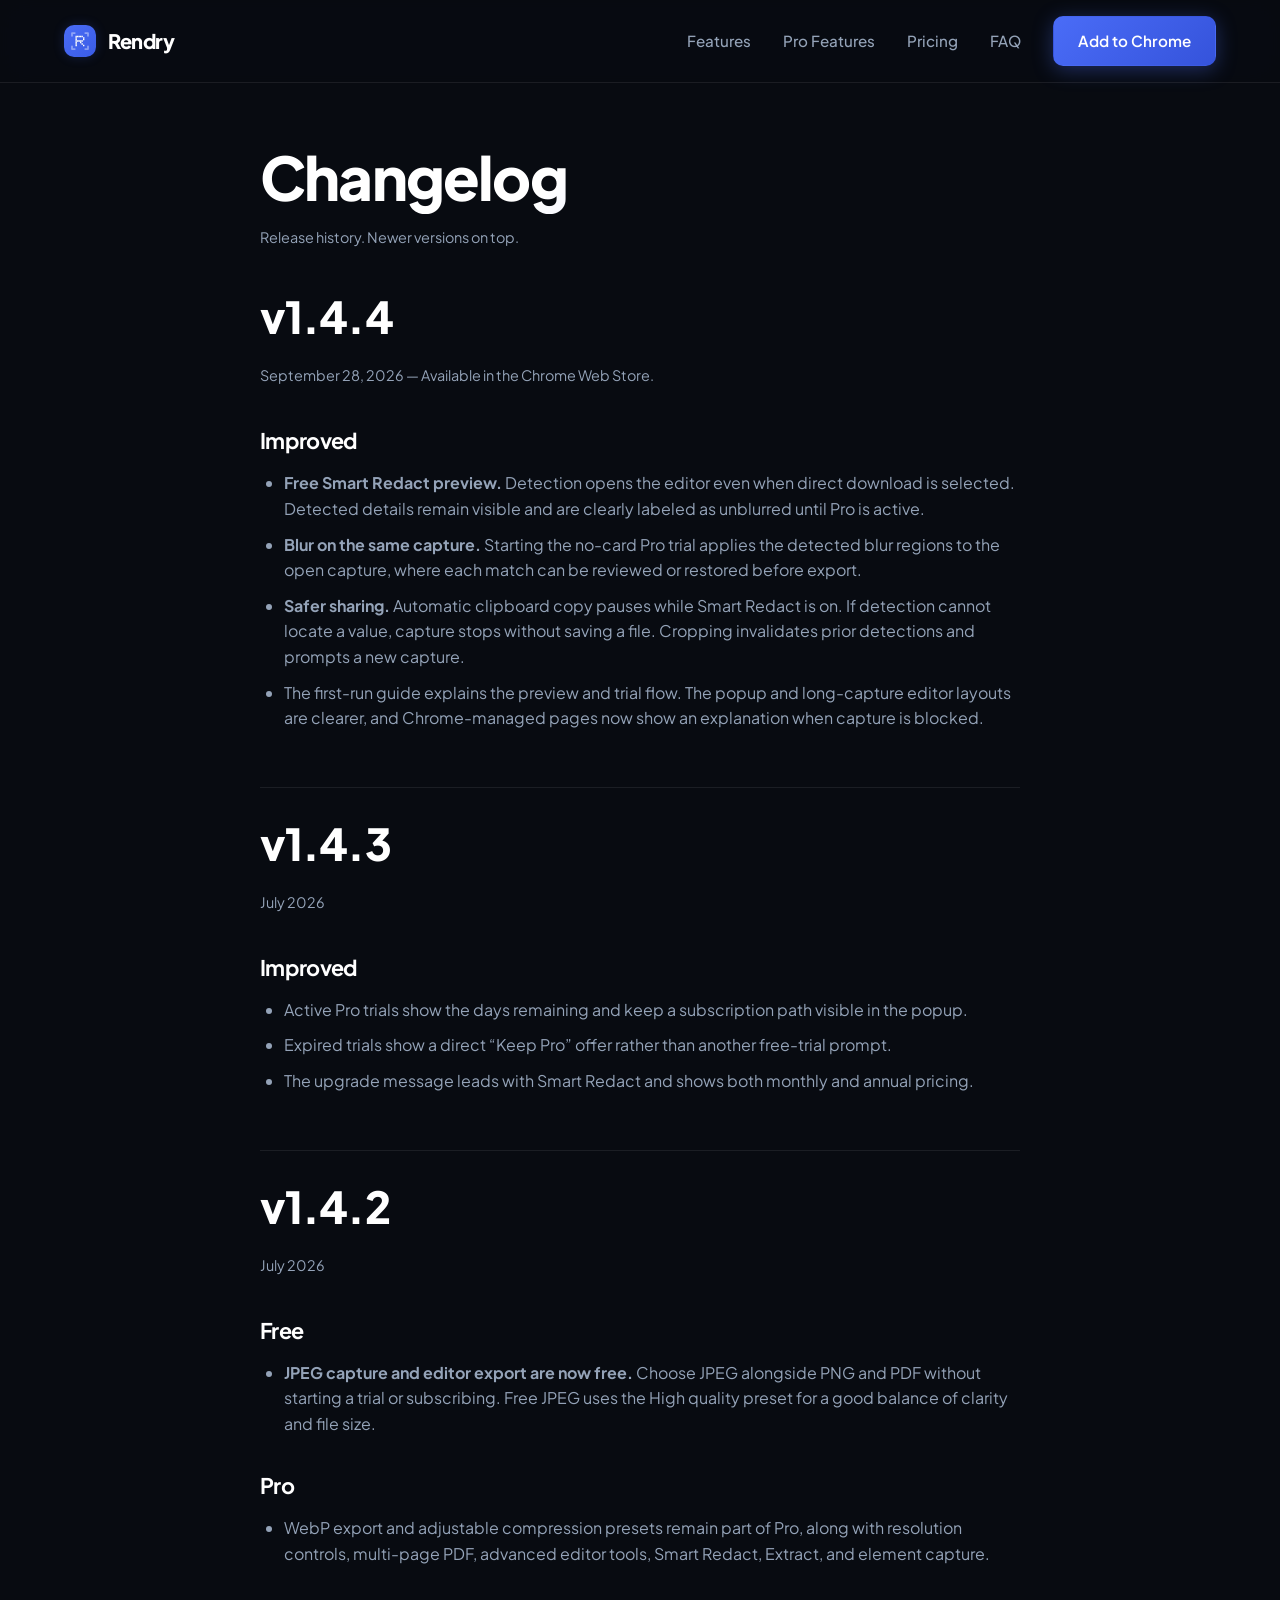
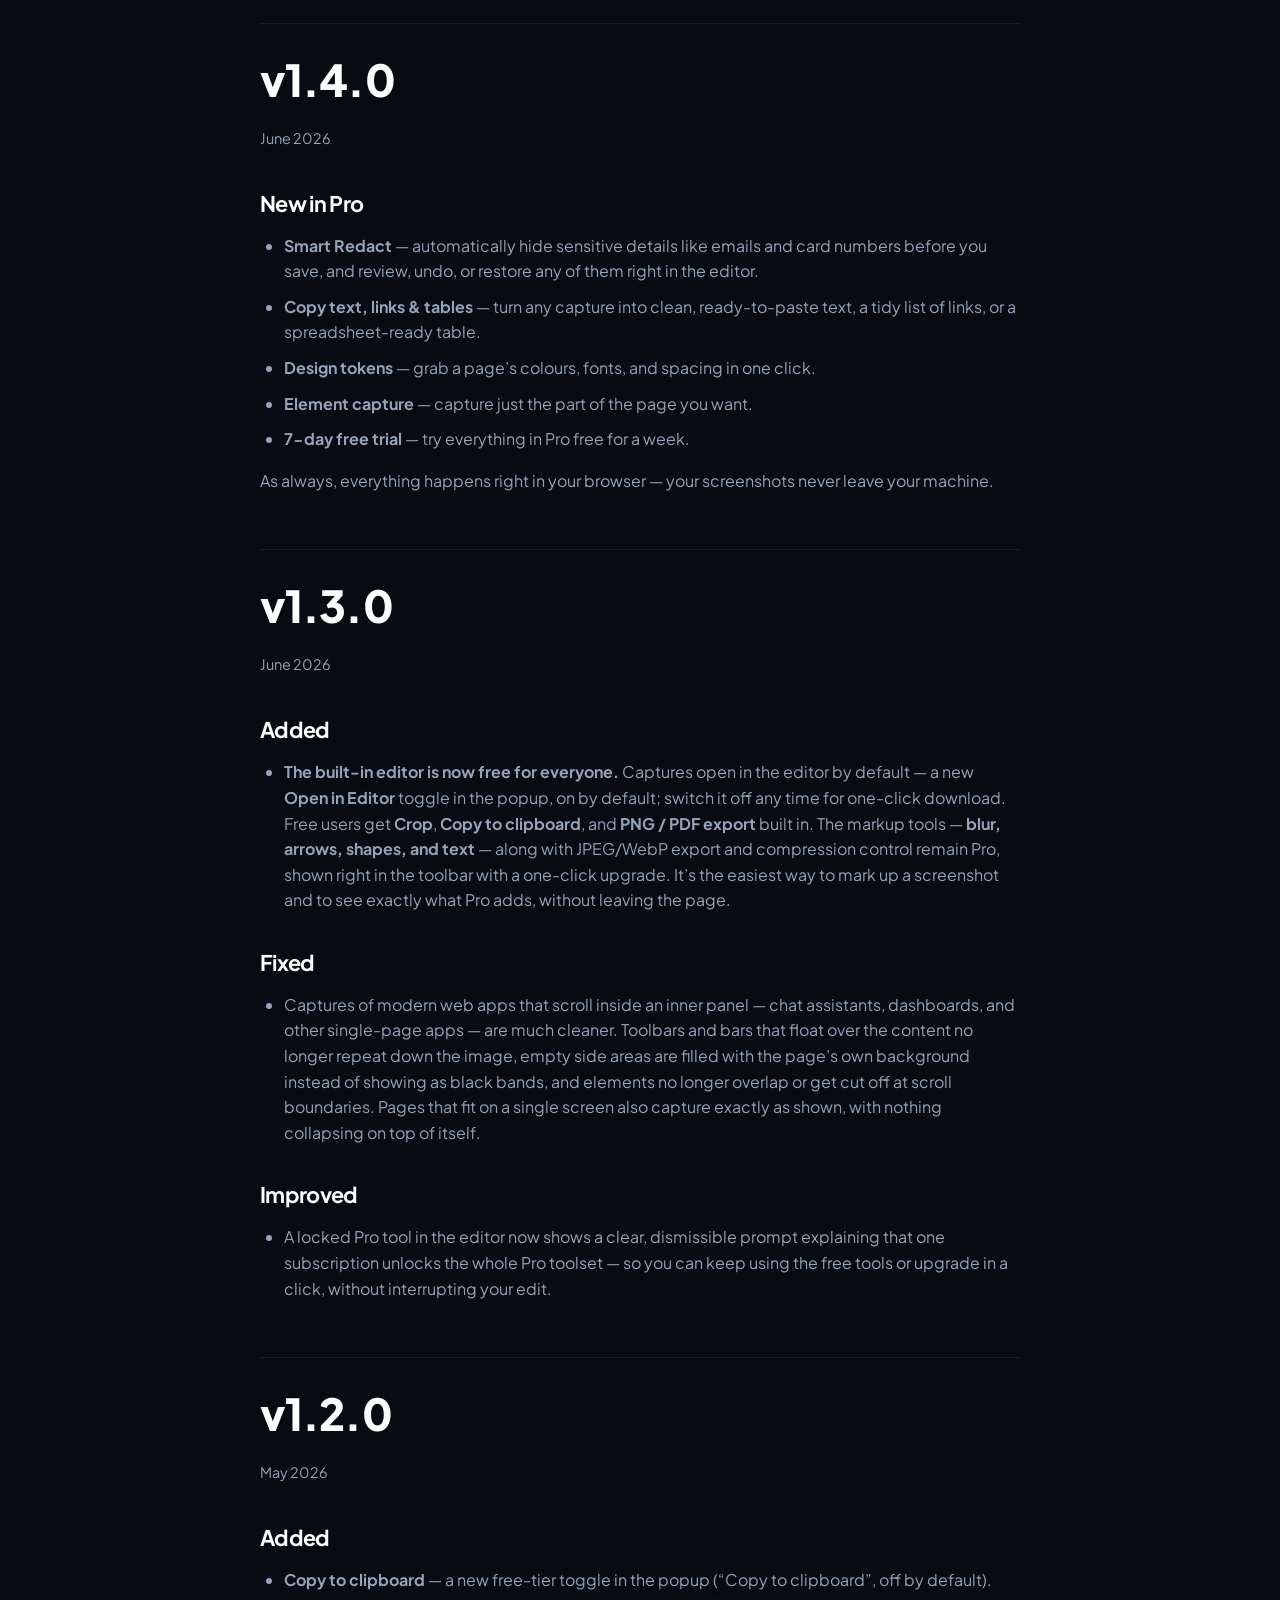
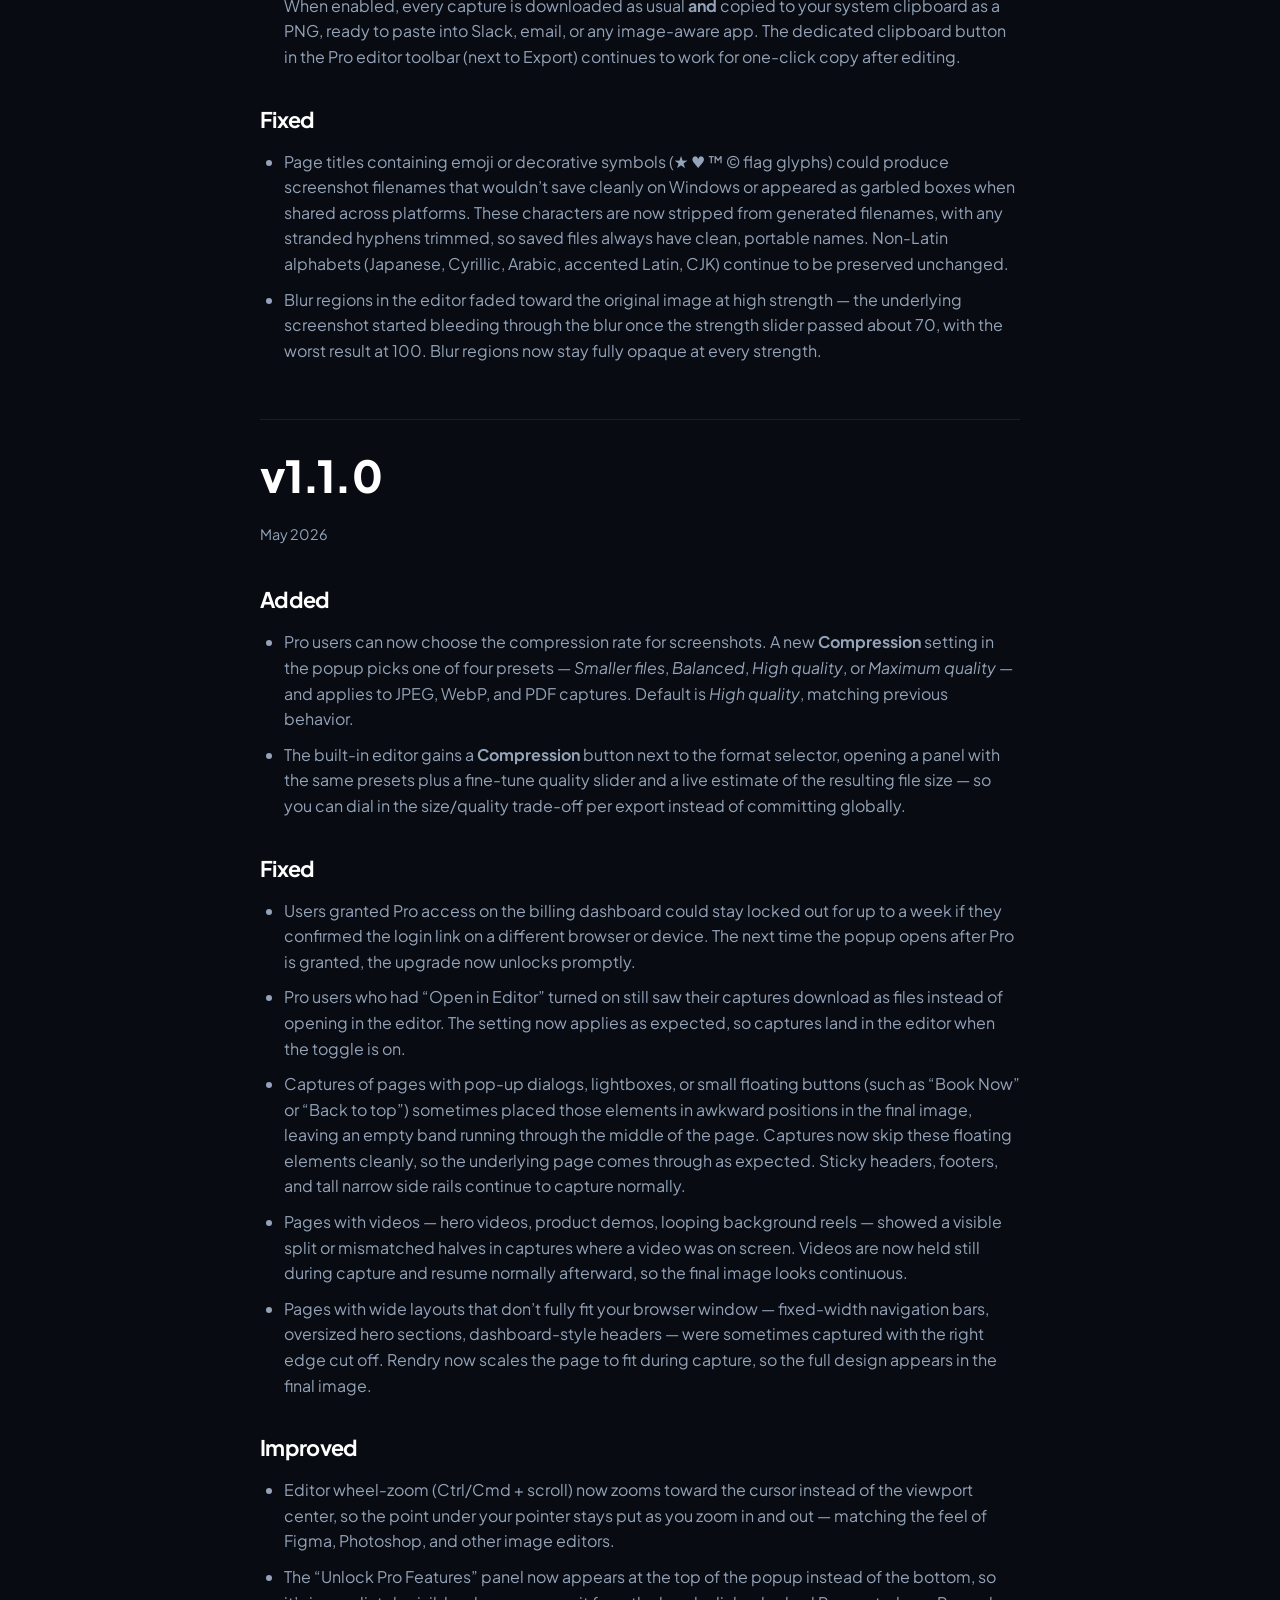
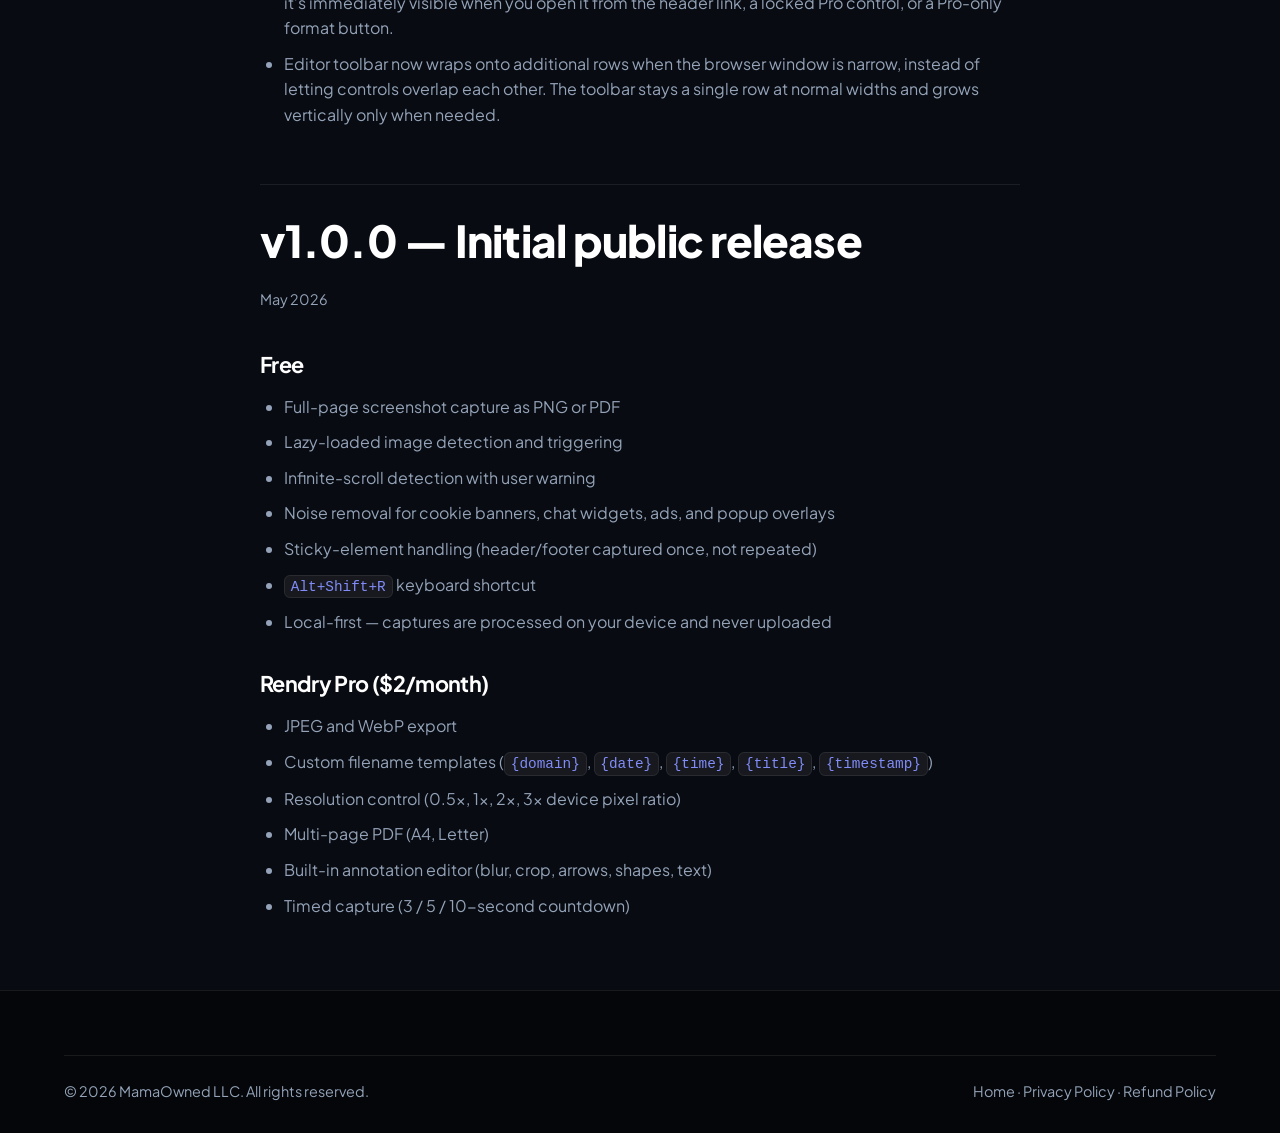
<file: changelog.html>
<!DOCTYPE html>
<html lang="en">
<head>
<meta charset="utf-8">
<meta name="viewport" content="width=device-width, initial-scale=1">
<title>Changelog — Rendry</title>
<meta name="description" content="Rendry release notes and version history.">
<meta name="theme-color" content="#4A6CF7">
<link rel="icon" type="image/png" sizes="32x32" href="/assets/icons/icon-32.png">
<link rel="canonical" href="https://rendry.app/changelog">
<link rel="stylesheet" href="/styles.css?v=20261001">
</head>
<body>

<header class="site-header">
  <div class="container">
    <a class="brand" href="/">
      <img src="/assets/logo.svg" alt="Rendry logo" width="32" height="32">
      Rendry
    </a>
    <nav class="nav">
      <a class="nav-link" href="/#features">Features</a>
      <a class="nav-link" href="/#pro-features">Pro Features</a>
      <a class="nav-link" href="/#pricing">Pricing</a>
      <a class="nav-link" href="/#faq">FAQ</a>
      <a class="btn btn-primary" href="https://chromewebstore.google.com/detail/rendry/naobjfpheeabjhmmjhoabikmejgnfejn" target="_blank" rel="noopener">Add to Chrome</a>
    </nav>
  </div>
</header>

<main class="container">
<article class="prose">

<h1>Changelog</h1>
<p class="meta">Release history. Newer versions on top.</p>

<h2>v1.4.4</h2>
<p class="meta"><time datetime="2026-09-28">September 28, 2026</time> — Available in the Chrome Web Store.</p>
<h3>Improved</h3>
<ul>
  <li><strong>Free Smart Redact preview.</strong> Detection opens the editor even when direct download is selected. Detected details remain visible and are clearly labeled as unblurred until Pro is active.</li>
  <li><strong>Blur on the same capture.</strong> Starting the no-card Pro trial applies the detected blur regions to the open capture, where each match can be reviewed or restored before export.</li>
  <li><strong>Safer sharing.</strong> Automatic clipboard copy pauses while Smart Redact is on. If detection cannot locate a value, capture stops without saving a file. Cropping invalidates prior detections and prompts a new capture.</li>
  <li>The first-run guide explains the preview and trial flow. The popup and long-capture editor layouts are clearer, and Chrome-managed pages now show an explanation when capture is blocked.</li>
</ul>

<h2>v1.4.3</h2>
<p class="meta">July 2026</p>
<h3>Improved</h3>
<ul>
  <li>Active Pro trials show the days remaining and keep a subscription path visible in the popup.</li>
  <li>Expired trials show a direct “Keep Pro” offer rather than another free-trial prompt.</li>
  <li>The upgrade message leads with Smart Redact and shows both monthly and annual pricing.</li>
</ul>

<h2>v1.4.2</h2>
<p class="meta">July 2026</p>
<h3>Free</h3>
<ul>
  <li><strong>JPEG capture and editor export are now free.</strong> Choose JPEG alongside PNG and PDF without starting a trial or subscribing. Free JPEG uses the High quality preset for a good balance of clarity and file size.</li>
</ul>
<h3>Pro</h3>
<ul>
  <li>WebP export and adjustable compression presets remain part of Pro, along with resolution controls, multi-page PDF, advanced editor tools, Smart Redact, Extract, and element capture.</li>
</ul>

<h2>v1.4.0</h2>
<p class="meta">June 2026</p>
<h3>New in Pro</h3>
<ul>
  <li><strong>Smart Redact</strong> &mdash; automatically hide sensitive details like emails and card numbers before you save, and review, undo, or restore any of them right in the editor.</li>
  <li><strong>Copy text, links &amp; tables</strong> &mdash; turn any capture into clean, ready-to-paste text, a tidy list of links, or a spreadsheet-ready table.</li>
  <li><strong>Design tokens</strong> &mdash; grab a page&rsquo;s colours, fonts, and spacing in one click.</li>
  <li><strong>Element capture</strong> &mdash; capture just the part of the page you want.</li>
  <li><strong>7-day free trial</strong> &mdash; try everything in Pro free for a week.</li>
</ul>
<p>As always, everything happens right in your browser &mdash; your screenshots never leave your machine.</p>

<h2>v1.3.0</h2>
<p class="meta">June 2026</p>
<h3>Added</h3>
<ul>
  <li><strong>The built-in editor is now free for everyone.</strong> Captures open in the editor by default &mdash; a new <strong>Open in Editor</strong> toggle in the popup, on by default; switch it off any time for one-click download. Free users get <strong>Crop</strong>, <strong>Copy to clipboard</strong>, and <strong>PNG / PDF export</strong> built in. The markup tools &mdash; <strong>blur, arrows, shapes, and text</strong> &mdash; along with JPEG/WebP export and compression control remain Pro, shown right in the toolbar with a one-click upgrade. It&rsquo;s the easiest way to mark up a screenshot and to see exactly what Pro adds, without leaving the page.</li>
</ul>
<h3>Fixed</h3>
<ul>
  <li>Captures of modern web apps that scroll inside an inner panel &mdash; chat assistants, dashboards, and other single-page apps &mdash; are much cleaner. Toolbars and bars that float over the content no longer repeat down the image, empty side areas are filled with the page&rsquo;s own background instead of showing as black bands, and elements no longer overlap or get cut off at scroll boundaries. Pages that fit on a single screen also capture exactly as shown, with nothing collapsing on top of itself.</li>
</ul>
<h3>Improved</h3>
<ul>
  <li>A locked Pro tool in the editor now shows a clear, dismissible prompt explaining that one subscription unlocks the whole Pro toolset &mdash; so you can keep using the free tools or upgrade in a click, without interrupting your edit.</li>
</ul>

<h2>v1.2.0</h2>
<p class="meta">May 2026</p>
<h3>Added</h3>
<ul>
  <li><strong>Copy to clipboard</strong> &mdash; a new free-tier toggle in the popup (&ldquo;Copy to clipboard&rdquo;, off by default). When enabled, every capture is downloaded as usual <strong>and</strong> copied to your system clipboard as a PNG, ready to paste into Slack, email, or any image-aware app. The dedicated clipboard button in the Pro editor toolbar (next to Export) continues to work for one-click copy after editing.</li>
</ul>
<h3>Fixed</h3>
<ul>
  <li>Page titles containing emoji or decorative symbols (&starf; &hearts; &trade; &copy; flag glyphs) could produce screenshot filenames that wouldn&rsquo;t save cleanly on Windows or appeared as garbled boxes when shared across platforms. These characters are now stripped from generated filenames, with any stranded hyphens trimmed, so saved files always have clean, portable names. Non-Latin alphabets (Japanese, Cyrillic, Arabic, accented Latin, CJK) continue to be preserved unchanged.</li>
  <li>Blur regions in the editor faded toward the original image at high strength &mdash; the underlying screenshot started bleeding through the blur once the strength slider passed about 70, with the worst result at 100. Blur regions now stay fully opaque at every strength.</li>
</ul>

<h2>v1.1.0</h2>
<p class="meta">May 2026</p>
<h3>Added</h3>
<ul>
  <li>Pro users can now choose the compression rate for screenshots. A new <strong>Compression</strong> setting in the popup picks one of four presets &mdash; <em>Smaller files</em>, <em>Balanced</em>, <em>High quality</em>, or <em>Maximum quality</em> &mdash; and applies to JPEG, WebP, and PDF captures. Default is <em>High quality</em>, matching previous behavior.</li>
  <li>The built-in editor gains a <strong>Compression</strong> button next to the format selector, opening a panel with the same presets plus a fine-tune quality slider and a live estimate of the resulting file size &mdash; so you can dial in the size/quality trade-off per export instead of committing globally.</li>
</ul>
<h3>Fixed</h3>
<ul>
  <li>Users granted Pro access on the billing dashboard could stay locked out for up to a week if they confirmed the login link on a different browser or device. The next time the popup opens after Pro is granted, the upgrade now unlocks promptly.</li>
  <li>Pro users who had &ldquo;Open in Editor&rdquo; turned on still saw their captures download as files instead of opening in the editor. The setting now applies as expected, so captures land in the editor when the toggle is on.</li>
  <li>Captures of pages with pop-up dialogs, lightboxes, or small floating buttons (such as &ldquo;Book Now&rdquo; or &ldquo;Back to top&rdquo;) sometimes placed those elements in awkward positions in the final image, leaving an empty band running through the middle of the page. Captures now skip these floating elements cleanly, so the underlying page comes through as expected. Sticky headers, footers, and tall narrow side rails continue to capture normally.</li>
  <li>Pages with videos &mdash; hero videos, product demos, looping background reels &mdash; showed a visible split or mismatched halves in captures where a video was on screen. Videos are now held still during capture and resume normally afterward, so the final image looks continuous.</li>
  <li>Pages with wide layouts that don&rsquo;t fully fit your browser window &mdash; fixed-width navigation bars, oversized hero sections, dashboard-style headers &mdash; were sometimes captured with the right edge cut off. Rendry now scales the page to fit during capture, so the full design appears in the final image.</li>
</ul>
<h3>Improved</h3>
<ul>
  <li>Editor wheel-zoom (Ctrl/Cmd + scroll) now zooms toward the cursor instead of the viewport center, so the point under your pointer stays put as you zoom in and out &mdash; matching the feel of Figma, Photoshop, and other image editors.</li>
  <li>The &ldquo;Unlock Pro Features&rdquo; panel now appears at the top of the popup instead of the bottom, so it&rsquo;s immediately visible when you open it from the header link, a locked Pro control, or a Pro-only format button.</li>
  <li>Editor toolbar now wraps onto additional rows when the browser window is narrow, instead of letting controls overlap each other. The toolbar stays a single row at normal widths and grows vertically only when needed.</li>
</ul>

<h2>v1.0.0 — Initial public release</h2>
<p class="meta">May 2026</p>
<h3>Free</h3>
<ul>
  <li>Full-page screenshot capture as PNG or PDF</li>
  <li>Lazy-loaded image detection and triggering</li>
  <li>Infinite-scroll detection with user warning</li>
  <li>Noise removal for cookie banners, chat widgets, ads, and popup overlays</li>
  <li>Sticky-element handling (header/footer captured once, not repeated)</li>
  <li><code>Alt+Shift+R</code> keyboard shortcut</li>
  <li>Local-first — captures are processed on your device and never uploaded</li>
</ul>
<h3>Rendry Pro ($2/month)</h3>
<ul>
  <li>JPEG and WebP export</li>
  <li>Custom filename templates (<code>{domain}</code>, <code>{date}</code>, <code>{time}</code>, <code>{title}</code>, <code>{timestamp}</code>)</li>
  <li>Resolution control (0.5×, 1×, 2×, 3× device pixel ratio)</li>
  <li>Multi-page PDF (A4, Letter)</li>
  <li>Built-in annotation editor (blur, crop, arrows, shapes, text)</li>
  <li>Timed capture (3 / 5 / 10-second countdown)</li>
</ul>

</article>
</main>

<footer class="site-footer">
  <div class="container">
    <div class="legal">
      <span>&copy; <span id="year">2026</span> MamaOwned LLC. All rights reserved.</span>
      <span><a href="/">Home</a> · <a href="/privacy">Privacy Policy</a> · <a href="/refunds">Refund Policy</a></span>
    </div>
  </div>
</footer>

<script>
document.getElementById('year').textContent = new Date().getFullYear();
</script>
</body>
</html>
</file>
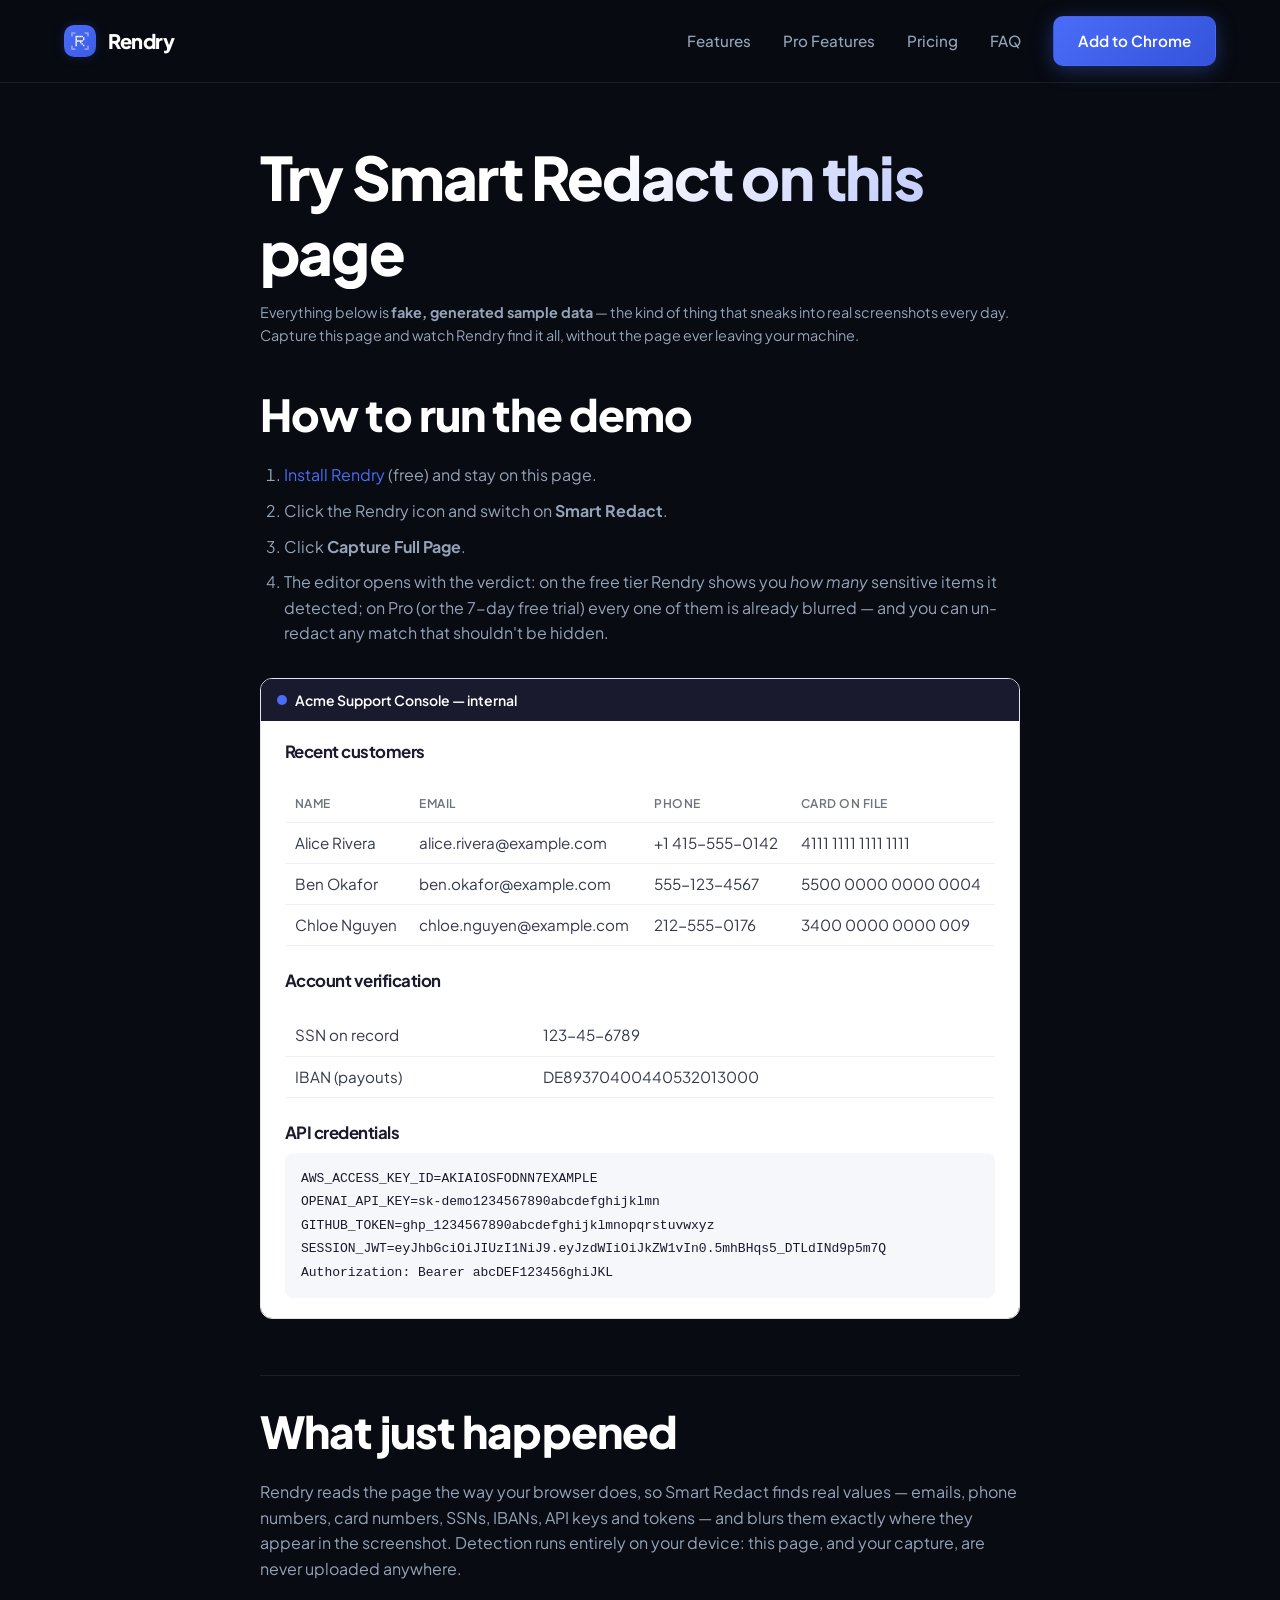
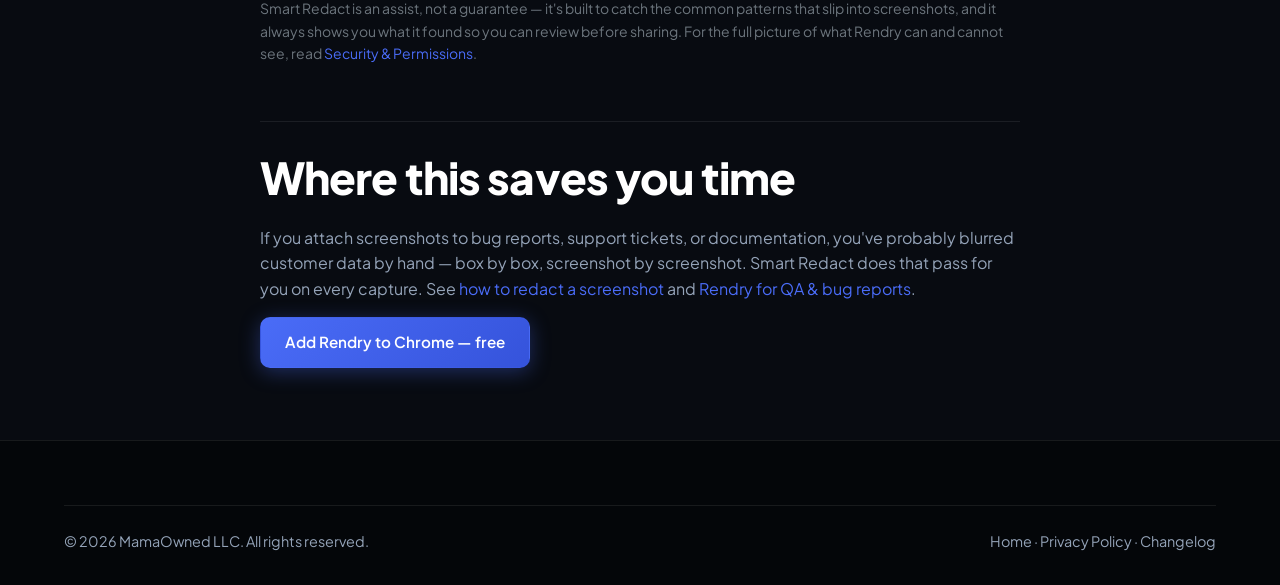
<file: demo.html>
<!DOCTYPE html>
<html lang="en">
<head>
<meta charset="utf-8">
<meta name="viewport" content="width=device-width, initial-scale=1">
<title>Smart Redact Demo — Rendry</title>
<meta name="description" content="A sample page seeded with fake emails, card numbers, and API keys. Capture it with Rendry and watch Smart Redact find every one — entirely on your device.">
<meta name="theme-color" content="#4A6CF7">
<link rel="icon" type="image/png" sizes="32x32" href="/assets/icons/icon-32.png">
<link rel="canonical" href="https://rendry.app/demo">
<link rel="stylesheet" href="/styles.css?v=20261001">
<style>
.demo-console {
  border: 1px solid var(--border, #e2e5ec);
  border-radius: 12px;
  overflow: hidden;
  margin: 32px 0;
}
.demo-console-bar {
  display: flex;
  align-items: center;
  gap: 8px;
  padding: 10px 16px;
  background: #1a1a2e;
  color: #fff;
  font-size: 14px;
  font-weight: 600;
}
.demo-console-bar .dot { width: 10px; height: 10px; border-radius: 50%; background: #4A6CF7; }
.demo-console-body { padding: 20px 24px; background: #fff; color: #1a1a2e; }
.demo-console-body h3 { margin: 24px 0 10px; color: #1a1a2e; font-size: 1.05rem; }
.demo-console-body h3:first-child { margin-top: 0; }
.demo-table { width: 100%; border-collapse: collapse; font-size: 14px; }
.demo-table th, .demo-table td { text-align: left; padding: 8px 10px; border-bottom: 1px solid #eef0f4; }
.demo-table td { color: #333a4d; }
.demo-table th { font-size: 12px; text-transform: uppercase; letter-spacing: 0.04em; color: #6c757d; }
.demo-keys { background: #f6f7fb; border-radius: 8px; padding: 14px 16px; font-family: ui-monospace, SFMono-Regular, Menlo, monospace; font-size: 13px; line-height: 1.8; word-break: break-all; color: #1a1a2e; }
.demo-note { font-size: 14px; color: #6c757d; }
</style>
</head>
<body>

<header class="site-header">
  <div class="container">
    <a class="brand" href="/">
      <img src="/assets/logo.svg" alt="Rendry logo" width="32" height="32">
      Rendry
    </a>
    <nav class="nav">
      <a class="nav-link" href="/#features">Features</a>
      <a class="nav-link" href="/#pro-features">Pro Features</a>
      <a class="nav-link" href="/#pricing">Pricing</a>
      <a class="nav-link" href="/#faq">FAQ</a>
      <a class="btn btn-primary" href="https://chromewebstore.google.com/detail/rendry/naobjfpheeabjhmmjhoabikmejgnfejn" target="_blank" rel="noopener">Add to Chrome</a>
    </nav>
  </div>
</header>

<main class="container">
<article class="prose">

<h1>Try Smart Redact on this page</h1>
<p class="meta">Everything below is <strong>fake, generated sample data</strong> — the kind of thing that sneaks into real screenshots every day. Capture this page and watch Rendry find it all, without the page ever leaving your machine.</p>

<h2>How to run the demo</h2>
<ol>
  <li><a href="https://chromewebstore.google.com/detail/rendry/naobjfpheeabjhmmjhoabikmejgnfejn" target="_blank" rel="noopener">Install Rendry</a> (free) and stay on this page.</li>
  <li>Click the Rendry icon and switch on <strong>Smart Redact</strong>.</li>
  <li>Click <strong>Capture Full Page</strong>.</li>
  <li>The editor opens with the verdict: on the free tier Rendry shows you <em>how many</em> sensitive items it detected; on Pro (or the 7-day free trial) every one of them is already blurred — and you can un-redact any match that shouldn't be hidden.</li>
</ol>

<div class="demo-console">
  <div class="demo-console-bar"><span class="dot"></span> Acme Support Console — internal</div>
  <div class="demo-console-body">

    <h3>Recent customers</h3>
    <table class="demo-table">
      <thead>
        <tr><th>Name</th><th>Email</th><th>Phone</th><th>Card on file</th></tr>
      </thead>
      <tbody>
        <tr><td>Alice Rivera</td><td>alice.rivera@example.com</td><td>+1 415-555-0142</td><td>4111 1111 1111 1111</td></tr>
        <tr><td>Ben Okafor</td><td>ben.okafor@example.com</td><td>555-123-4567</td><td>5500 0000 0000 0004</td></tr>
        <tr><td>Chloe Nguyen</td><td>chloe.nguyen@example.com</td><td>212-555-0176</td><td>3400 0000 0000 009</td></tr>
      </tbody>
    </table>

    <h3>Account verification</h3>
    <table class="demo-table">
      <tbody>
        <tr><td>SSN on record</td><td>123-45-6789</td></tr>
        <tr><td>IBAN (payouts)</td><td>DE89370400440532013000</td></tr>
      </tbody>
    </table>

    <h3>API credentials</h3>
    <div class="demo-keys">
      AWS_ACCESS_KEY_ID=AKIAIOSFODNN7EXAMPLE<br>
      OPENAI_API_KEY=sk-demo1234567890abcdefghijklmn<br>
      GITHUB_TOKEN=ghp_1234567890abcdefghijklmnopqrstuvwxyz<br>
      SESSION_JWT=eyJhbGciOiJIUzI1NiJ9.eyJzdWIiOiJkZW1vIn0.5mhBHqs5_DTLdINd9p5m7Q<br>
      Authorization: Bearer abcDEF123456ghiJKL
    </div>

  </div>
</div>

<h2>What just happened</h2>
<p>Rendry reads the page the way your browser does, so Smart Redact finds real values — emails, phone numbers, card numbers, SSNs, IBANs, API keys and tokens — and blurs them exactly where they appear in the screenshot. Detection runs entirely on your device: this page, and your capture, are never uploaded anywhere.</p>
<p class="demo-note">Smart Redact is an assist, not a guarantee — it's built to catch the common patterns that slip into screenshots, and it always shows you what it found so you can review before sharing. For the full picture of what Rendry can and cannot see, read <a href="/security">Security &amp; Permissions</a>.</p>

<h2>Where this saves you time</h2>
<p>If you attach screenshots to bug reports, support tickets, or documentation, you've probably blurred customer data by hand — box by box, screenshot by screenshot. Smart Redact does that pass for you on every capture. See <a href="/uses/redact-a-screenshot">how to redact a screenshot</a> and <a href="/uses/qa-testing">Rendry for QA &amp; bug reports</a>.</p>

<p><a class="btn btn-primary" href="https://chromewebstore.google.com/detail/rendry/naobjfpheeabjhmmjhoabikmejgnfejn" target="_blank" rel="noopener">Add Rendry to Chrome — free</a></p>

</article>
</main>

<footer class="site-footer">
  <div class="container">
    <div class="legal">
      <span>&copy; <span id="year">2026</span> MamaOwned LLC. All rights reserved.</span>
      <span><a href="/">Home</a> · <a href="/privacy">Privacy Policy</a> · <a href="/changelog">Changelog</a></span>
    </div>
  </div>
</footer>

<script>
document.getElementById('year').textContent = new Date().getFullYear();
</script>
</body>
</html>
</file>
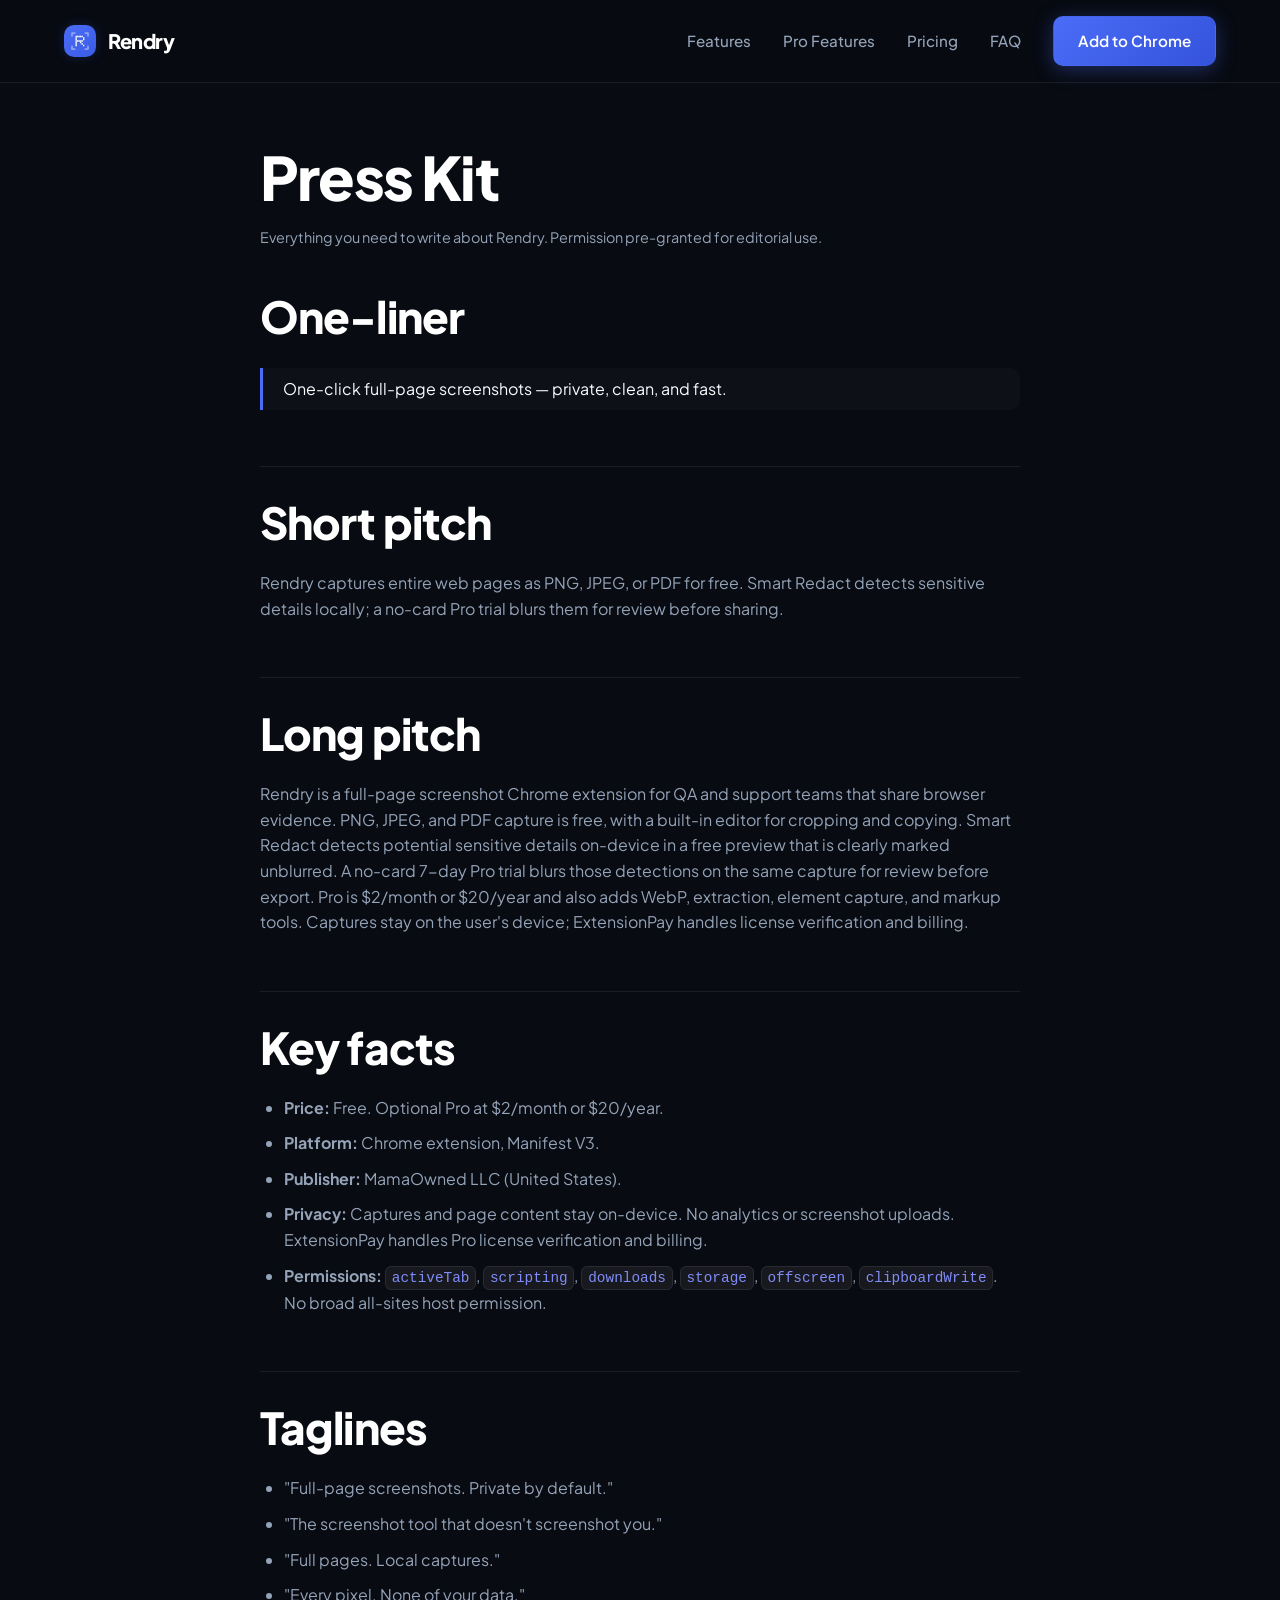
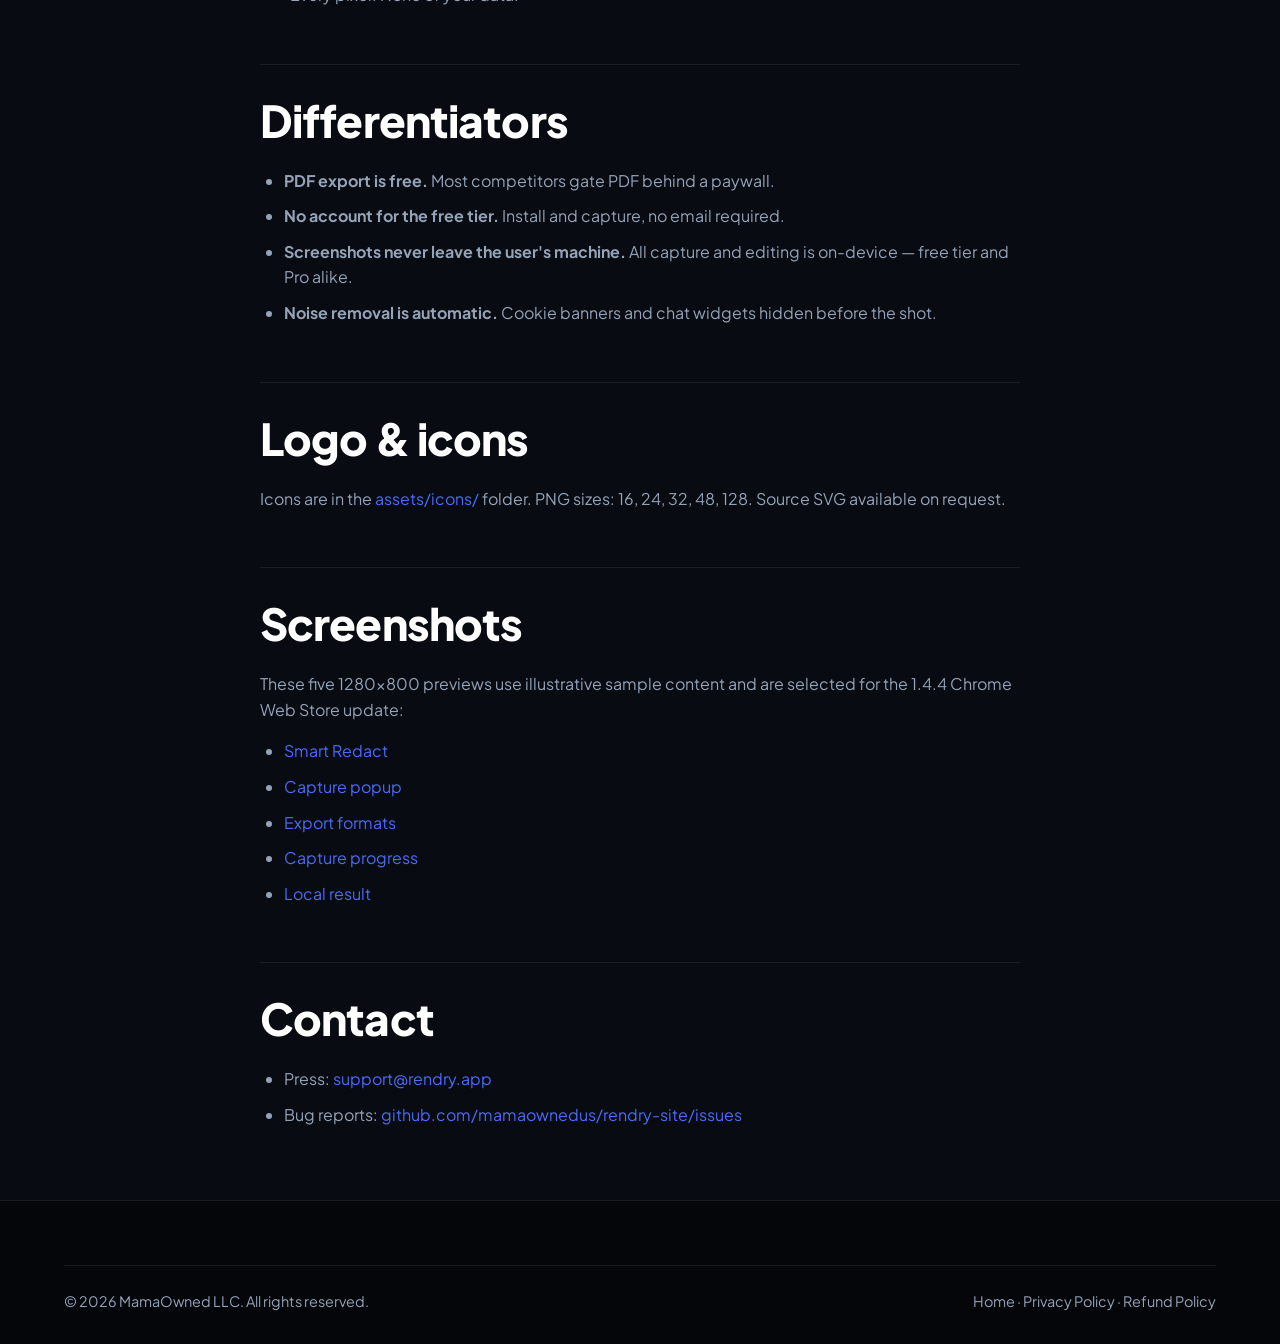
<file: press-kit.html>
<!DOCTYPE html>
<html lang="en">
<head>
<meta charset="utf-8">
<meta name="viewport" content="width=device-width, initial-scale=1">
<title>Press Kit — Rendry</title>
<meta name="description" content="Rendry press kit: logos, screenshots, taglines, and ready-to-paste copy for journalists and bloggers.">
<meta name="theme-color" content="#4A6CF7">
<link rel="icon" type="image/png" sizes="32x32" href="/assets/icons/icon-32.png">
<link rel="canonical" href="https://rendry.app/press-kit">
<link rel="stylesheet" href="/styles.css?v=20261001">
</head>
<body>

<header class="site-header">
  <div class="container">
    <a class="brand" href="/">
      <img src="/assets/logo.svg" alt="Rendry logo" width="32" height="32">
      Rendry
    </a>
    <nav class="nav">
      <a class="nav-link" href="/#features">Features</a>
      <a class="nav-link" href="/#pro-features">Pro Features</a>
      <a class="nav-link" href="/#pricing">Pricing</a>
      <a class="nav-link" href="/#faq">FAQ</a>
      <a class="btn btn-primary" href="https://chromewebstore.google.com/detail/rendry/naobjfpheeabjhmmjhoabikmejgnfejn" target="_blank" rel="noopener">Add to Chrome</a>
    </nav>
  </div>
</header>

<main class="container">
<article class="prose">

<h1>Press Kit</h1>
<p class="meta">Everything you need to write about Rendry. Permission pre-granted for editorial use.</p>

<h2>One-liner</h2>
<blockquote>One-click full-page screenshots — private, clean, and fast.</blockquote>

<h2>Short pitch</h2>
<p>Rendry captures entire web pages as PNG, JPEG, or PDF for free. Smart Redact detects sensitive details locally; a no-card Pro trial blurs them for review before sharing.</p>

<h2>Long pitch</h2>
<p>Rendry is a full-page screenshot Chrome extension for QA and support teams that share browser evidence. PNG, JPEG, and PDF capture is free, with a built-in editor for cropping and copying. Smart Redact detects potential sensitive details on-device in a free preview that is clearly marked unblurred. A no-card 7-day Pro trial blurs those detections on the same capture for review before export. Pro is $2/month or $20/year and also adds WebP, extraction, element capture, and markup tools. Captures stay on the user's device; ExtensionPay handles license verification and billing.</p>

<h2>Key facts</h2>
<ul>
  <li><strong>Price:</strong> Free. Optional Pro at $2/month or $20/year.</li>
  <li><strong>Platform:</strong> Chrome extension, Manifest V3.</li>
  <li><strong>Publisher:</strong> MamaOwned LLC (United States).</li>
  <li><strong>Privacy:</strong> Captures and page content stay on-device. No analytics or screenshot uploads. ExtensionPay handles Pro license verification and billing.</li>
  <li><strong>Permissions:</strong> <code>activeTab</code>, <code>scripting</code>, <code>downloads</code>, <code>storage</code>, <code>offscreen</code>, <code>clipboardWrite</code>. No broad all-sites host permission.</li>
</ul>

<h2>Taglines</h2>
<ul>
  <li>"Full-page screenshots. Private by default."</li>
  <li>"The screenshot tool that doesn't screenshot you."</li>
  <li>"Full pages. Local captures."</li>
  <li>"Every pixel. None of your data."</li>
</ul>

<h2>Differentiators</h2>
<ul>
  <li><strong>PDF export is free.</strong> Most competitors gate PDF behind a paywall.</li>
  <li><strong>No account for the free tier.</strong> Install and capture, no email required.</li>
  <li><strong>Screenshots never leave the user's machine.</strong> All capture and editing is on-device — free tier and Pro alike.</li>
  <li><strong>Noise removal is automatic.</strong> Cookie banners and chat widgets hidden before the shot.</li>
</ul>

<h2>Logo &amp; icons</h2>
<p>Icons are in the <a href="https://github.com/mamaownedus/rendry-site/tree/main/assets/icons">assets/icons/</a> folder. PNG sizes: 16, 24, 32, 48, 128. Source SVG available on request.</p>

<h2>Screenshots</h2>
<p>These five 1280×800 previews use illustrative sample content and are selected for the 1.4.4 Chrome Web Store update:</p>
<ul>
  <li><a href="/assets/screenshots/01-smart-redact.png">Smart Redact</a></li>
  <li><a href="/assets/screenshots/02-popup-default.png">Capture popup</a></li>
  <li><a href="/assets/screenshots/03-format-dropdown.png">Export formats</a></li>
  <li><a href="/assets/screenshots/04-capture-progress.png">Capture progress</a></li>
  <li><a href="/assets/screenshots/05-result-saved.png">Local result</a></li>
</ul>

<h2>Contact</h2>
<ul>
  <li>Press: <a href="mailto:support@rendry.app">support@rendry.app</a></li>
  <li>Bug reports: <a href="https://github.com/mamaownedus/rendry-site/issues">github.com/mamaownedus/rendry-site/issues</a></li>
</ul>

</article>
</main>

<footer class="site-footer">
  <div class="container">
    <div class="legal">
      <span>&copy; <span id="year">2026</span> MamaOwned LLC. All rights reserved.</span>
      <span><a href="/">Home</a> · <a href="/privacy">Privacy Policy</a> · <a href="/refunds">Refund Policy</a></span>
    </div>
  </div>
</footer>

<script>
document.getElementById('year').textContent = new Date().getFullYear();
</script>
</body>
</html>
</file>
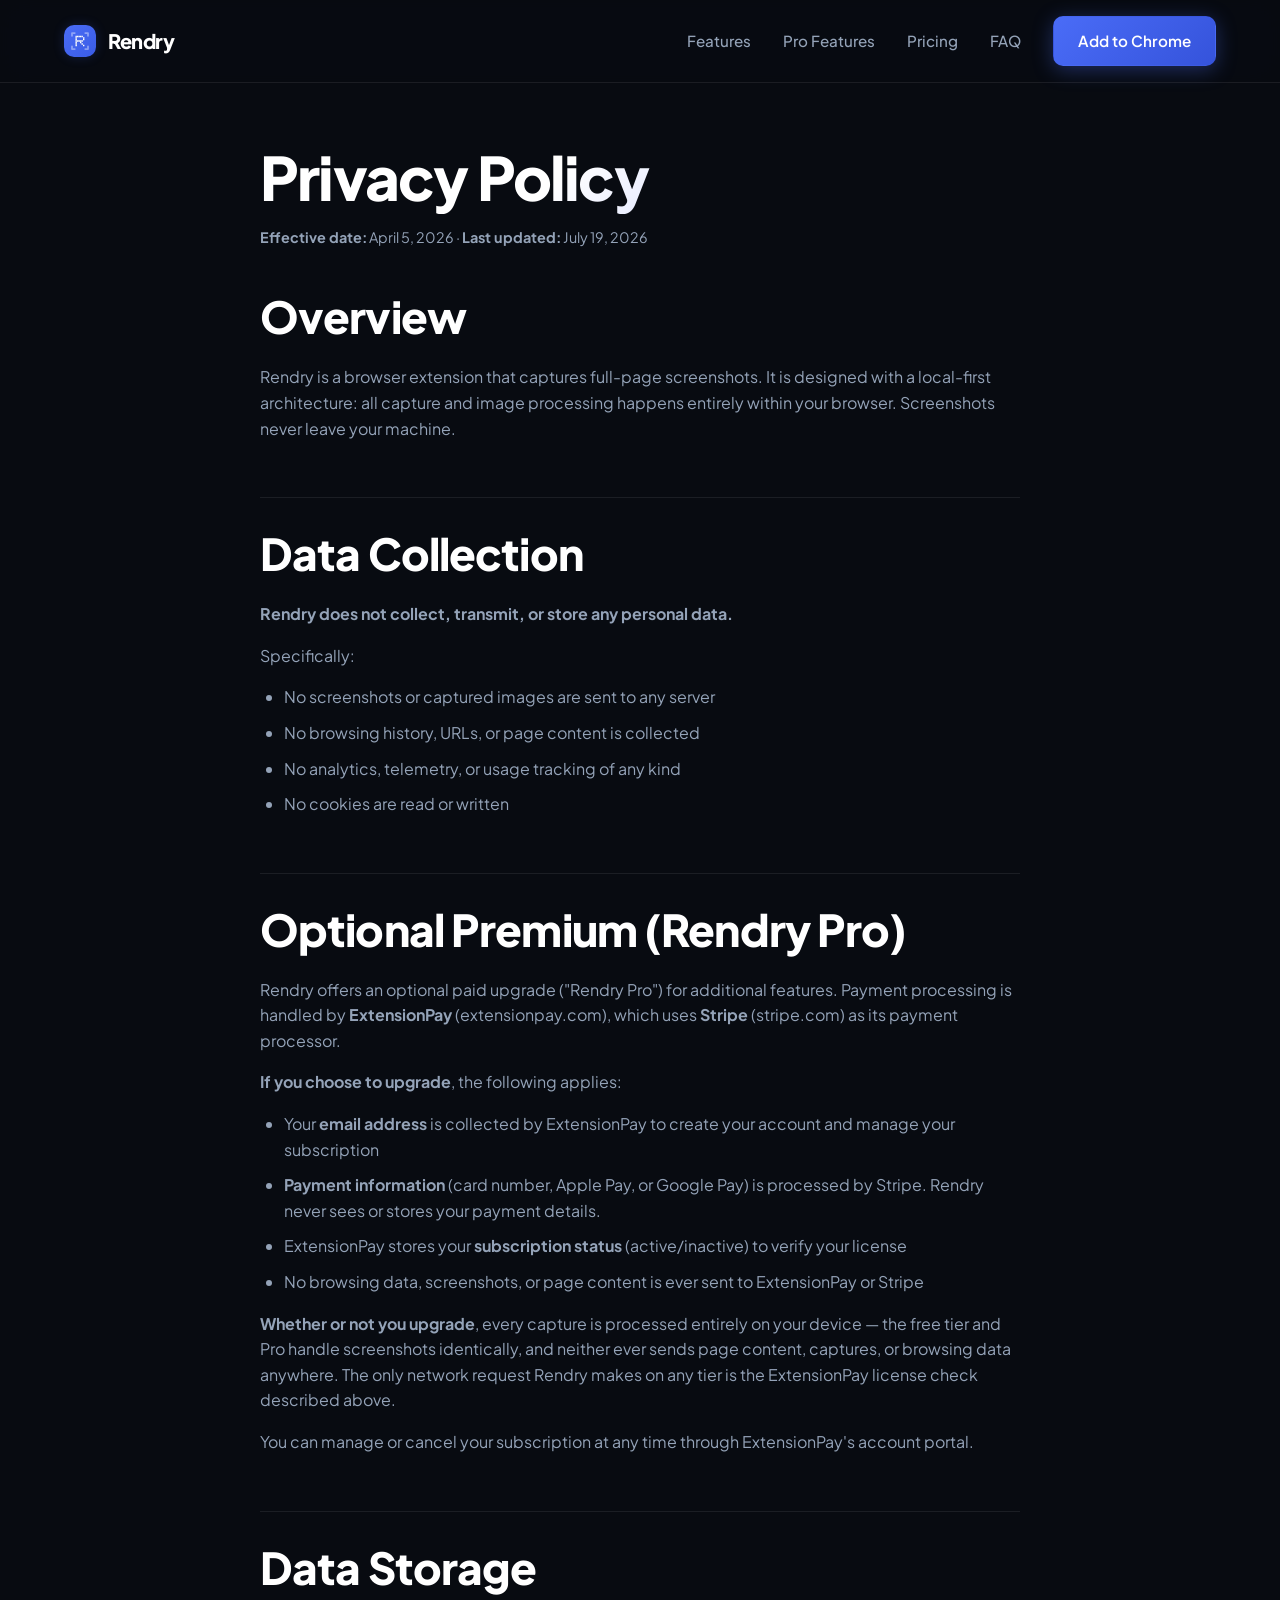
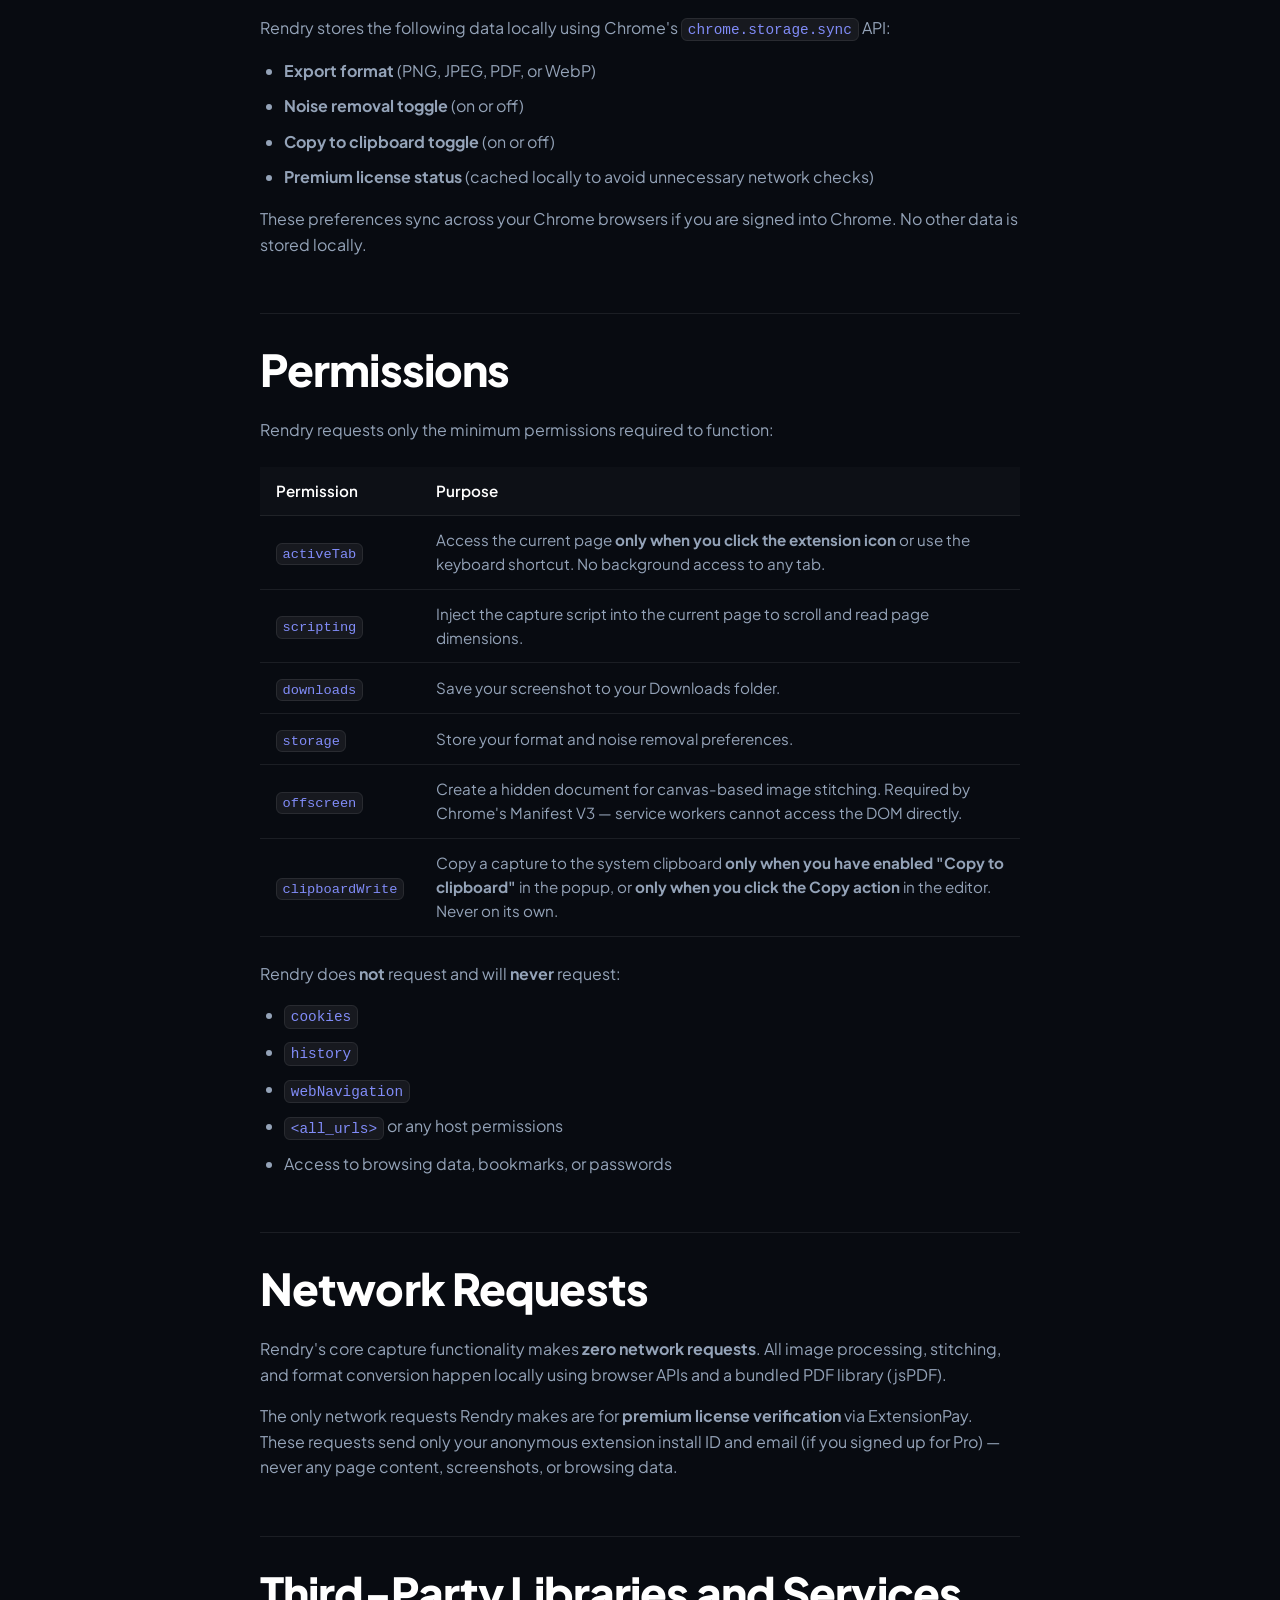
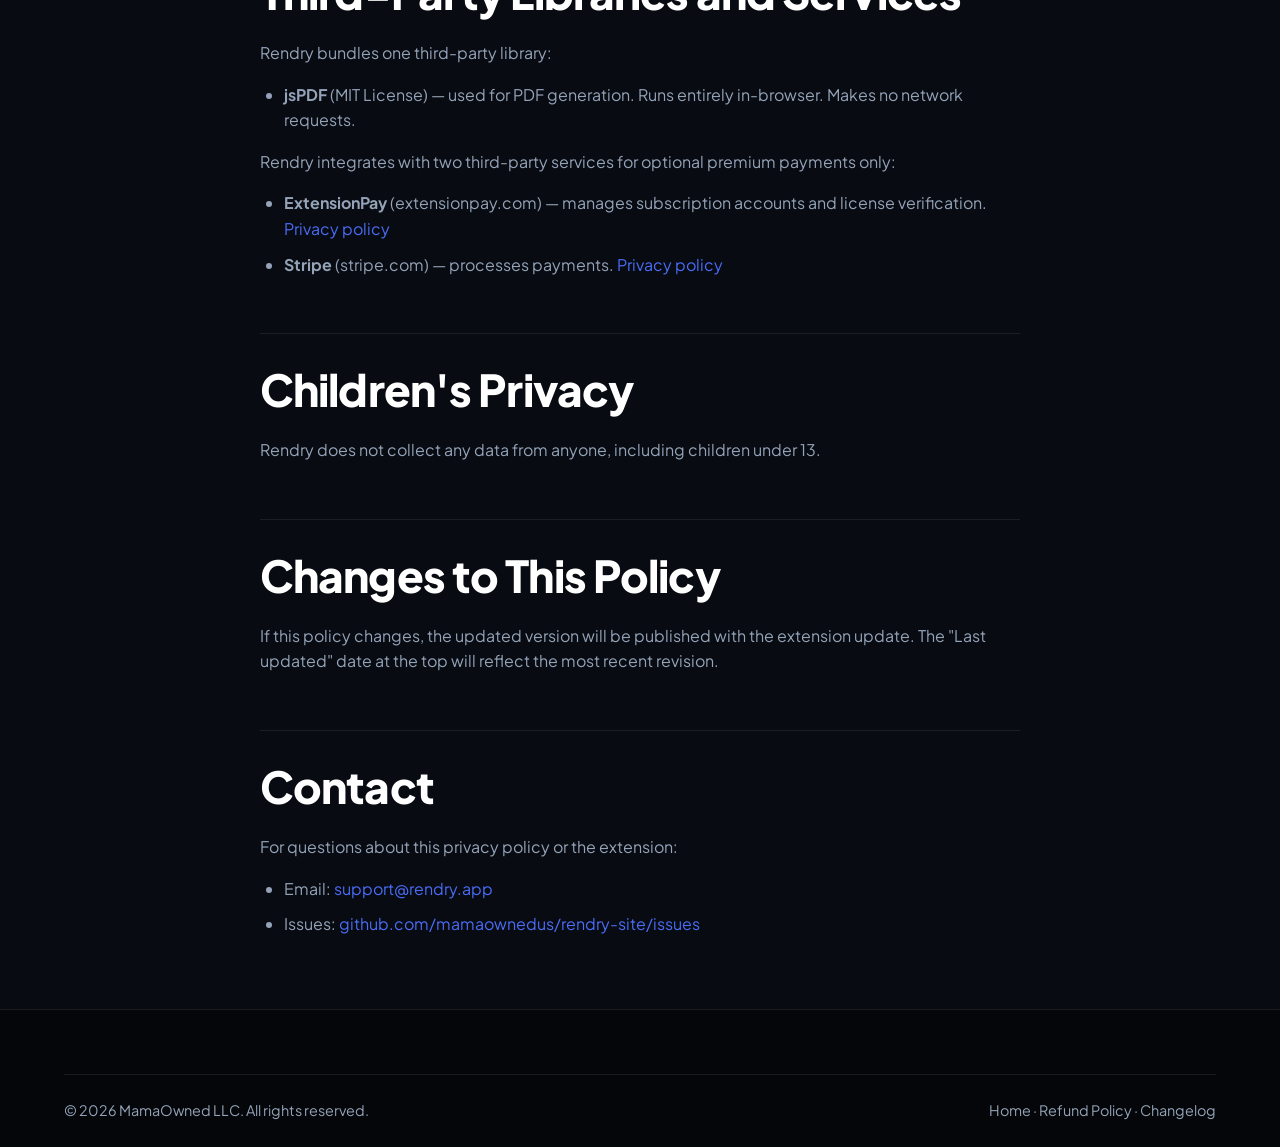
<file: privacy.html>
<!DOCTYPE html>
<html lang="en">
<head>
<meta charset="utf-8">
<meta name="viewport" content="width=device-width, initial-scale=1">
<title>Privacy Policy — Rendry</title>
<meta name="description" content="Rendry's privacy policy. No data collection, no tracking, no analytics. Screenshots never leave your browser.">
<meta name="theme-color" content="#4A6CF7">
<link rel="icon" type="image/png" sizes="32x32" href="/assets/icons/icon-32.png">
<link rel="icon" type="image/png" sizes="128x128" href="/assets/icons/icon-128.png">
<link rel="canonical" href="https://rendry.app/privacy">
<link rel="stylesheet" href="/styles.css?v=20261001">
</head>
<body>

<header class="site-header">
  <div class="container">
    <a class="brand" href="/">
      <img src="/assets/logo.svg" alt="Rendry logo" width="32" height="32">
      Rendry
    </a>
    <nav class="nav">
      <a class="nav-link" href="/#features">Features</a>
      <a class="nav-link" href="/#pro-features">Pro Features</a>
      <a class="nav-link" href="/#pricing">Pricing</a>
      <a class="nav-link" href="/#faq">FAQ</a>
      <a class="btn btn-primary" href="https://chromewebstore.google.com/detail/rendry/naobjfpheeabjhmmjhoabikmejgnfejn" target="_blank" rel="noopener">Add to Chrome</a>
    </nav>
  </div>
</header>

<main class="container">
<article class="prose">

<h1>Privacy Policy</h1>
<p class="meta"><strong>Effective date:</strong> April 5, 2026 · <strong>Last updated:</strong> July 19, 2026</p>

<h2>Overview</h2>
<p>Rendry is a browser extension that captures full-page screenshots. It is designed with a local-first architecture: all capture and image processing happens entirely within your browser. Screenshots never leave your machine.</p>

<h2>Data Collection</h2>
<p><strong>Rendry does not collect, transmit, or store any personal data.</strong></p>
<p>Specifically:</p>
<ul>
  <li>No screenshots or captured images are sent to any server</li>
  <li>No browsing history, URLs, or page content is collected</li>
  <li>No analytics, telemetry, or usage tracking of any kind</li>
  <li>No cookies are read or written</li>
</ul>

<h2>Optional Premium (Rendry Pro)</h2>
<p>Rendry offers an optional paid upgrade ("Rendry Pro") for additional features. Payment processing is handled by <strong>ExtensionPay</strong> (extensionpay.com), which uses <strong>Stripe</strong> (stripe.com) as its payment processor.</p>
<p><strong>If you choose to upgrade</strong>, the following applies:</p>
<ul>
  <li>Your <strong>email address</strong> is collected by ExtensionPay to create your account and manage your subscription</li>
  <li><strong>Payment information</strong> (card number, Apple Pay, or Google Pay) is processed by Stripe. Rendry never sees or stores your payment details.</li>
  <li>ExtensionPay stores your <strong>subscription status</strong> (active/inactive) to verify your license</li>
  <li>No browsing data, screenshots, or page content is ever sent to ExtensionPay or Stripe</li>
</ul>
<p><strong>Whether or not you upgrade</strong>, every capture is processed entirely on your device — the free tier and Pro handle screenshots identically, and neither ever sends page content, captures, or browsing data anywhere. The only network request Rendry makes on any tier is the ExtensionPay license check described above.</p>
<p>You can manage or cancel your subscription at any time through ExtensionPay's account portal.</p>

<h2>Data Storage</h2>
<p>Rendry stores the following data locally using Chrome's <code>chrome.storage.sync</code> API:</p>
<ul>
  <li><strong>Export format</strong> (PNG, JPEG, PDF, or WebP)</li>
  <li><strong>Noise removal toggle</strong> (on or off)</li>
  <li><strong>Copy to clipboard toggle</strong> (on or off)</li>
  <li><strong>Premium license status</strong> (cached locally to avoid unnecessary network checks)</li>
</ul>
<p>These preferences sync across your Chrome browsers if you are signed into Chrome. No other data is stored locally.</p>

<h2>Permissions</h2>
<p>Rendry requests only the minimum permissions required to function:</p>
<table>
  <thead>
    <tr><th>Permission</th><th>Purpose</th></tr>
  </thead>
  <tbody>
    <tr><td><code>activeTab</code></td><td>Access the current page <strong>only when you click the extension icon</strong> or use the keyboard shortcut. No background access to any tab.</td></tr>
    <tr><td><code>scripting</code></td><td>Inject the capture script into the current page to scroll and read page dimensions.</td></tr>
    <tr><td><code>downloads</code></td><td>Save your screenshot to your Downloads folder.</td></tr>
    <tr><td><code>storage</code></td><td>Store your format and noise removal preferences.</td></tr>
    <tr><td><code>offscreen</code></td><td>Create a hidden document for canvas-based image stitching. Required by Chrome's Manifest V3 — service workers cannot access the DOM directly.</td></tr>
    <tr><td><code>clipboardWrite</code></td><td>Copy a capture to the system clipboard <strong>only when you have enabled "Copy to clipboard"</strong> in the popup, or <strong>only when you click the Copy action</strong> in the editor. Never on its own.</td></tr>
  </tbody>
</table>
<p>Rendry does <strong>not</strong> request and will <strong>never</strong> request:</p>
<ul>
  <li><code>cookies</code></li>
  <li><code>history</code></li>
  <li><code>webNavigation</code></li>
  <li><code>&lt;all_urls&gt;</code> or any host permissions</li>
  <li>Access to browsing data, bookmarks, or passwords</li>
</ul>

<h2>Network Requests</h2>
<p>Rendry's core capture functionality makes <strong>zero network requests</strong>. All image processing, stitching, and format conversion happen locally using browser APIs and a bundled PDF library (jsPDF).</p>
<p>The only network requests Rendry makes are for <strong>premium license verification</strong> via ExtensionPay. These requests send only your anonymous extension install ID and email (if you signed up for Pro) — never any page content, screenshots, or browsing data.</p>

<h2>Third-Party Libraries and Services</h2>
<p>Rendry bundles one third-party library:</p>
<ul>
  <li><strong>jsPDF</strong> (MIT License) — used for PDF generation. Runs entirely in-browser. Makes no network requests.</li>
</ul>
<p>Rendry integrates with two third-party services for optional premium payments only:</p>
<ul>
  <li><strong>ExtensionPay</strong> (extensionpay.com) — manages subscription accounts and license verification. <a href="https://extensionpay.com/privacy-policy" target="_blank" rel="noopener">Privacy policy</a></li>
  <li><strong>Stripe</strong> (stripe.com) — processes payments. <a href="https://stripe.com/privacy" target="_blank" rel="noopener">Privacy policy</a></li>
</ul>

<h2>Children's Privacy</h2>
<p>Rendry does not collect any data from anyone, including children under 13.</p>

<h2>Changes to This Policy</h2>
<p>If this policy changes, the updated version will be published with the extension update. The "Last updated" date at the top will reflect the most recent revision.</p>

<h2>Contact</h2>
<p>For questions about this privacy policy or the extension:</p>
<ul>
  <li>Email: <a href="mailto:support@rendry.app">support@rendry.app</a></li>
  <li>Issues: <a href="https://github.com/mamaownedus/rendry-site/issues" target="_blank" rel="noopener">github.com/mamaownedus/rendry-site/issues</a></li>
</ul>

</article>
</main>

<footer class="site-footer">
  <div class="container">
    <div class="legal">
      <span>&copy; <span id="year">2026</span> MamaOwned LLC. All rights reserved.</span>
      <span><a href="/">Home</a> · <a href="/refunds">Refund Policy</a> · <a href="/changelog">Changelog</a></span>
    </div>
  </div>
</footer>

<script>
document.getElementById('year').textContent = new Date().getFullYear();
</script>
</body>
</html>
</file>
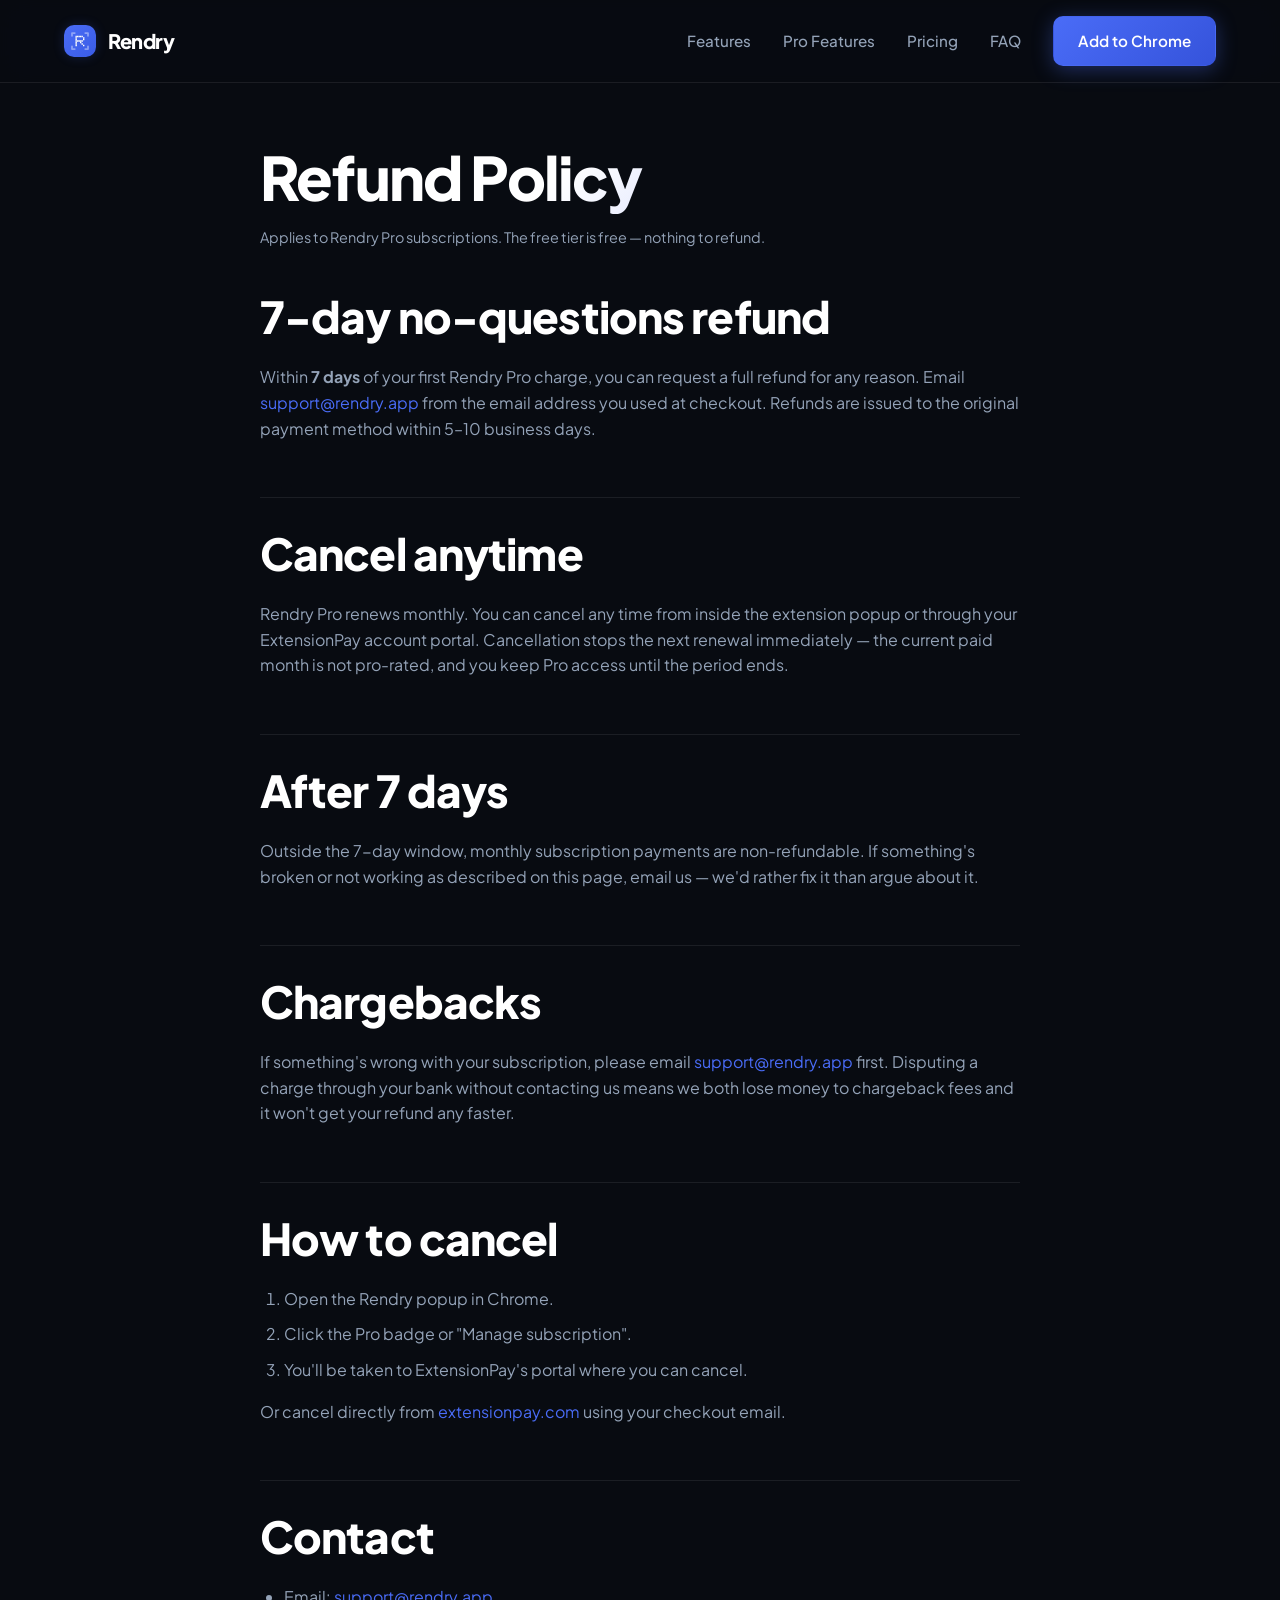
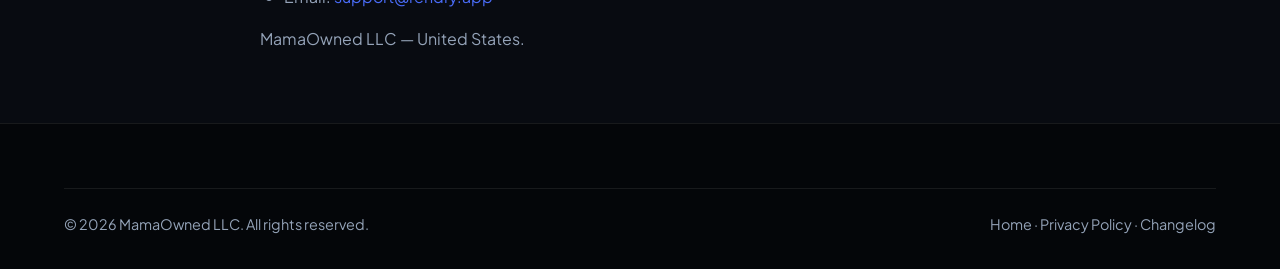
<file: refunds.html>
<!DOCTYPE html>
<html lang="en">
<head>
<meta charset="utf-8">
<meta name="viewport" content="width=device-width, initial-scale=1">
<title>Refund Policy — Rendry</title>
<meta name="description" content="Rendry Pro refund policy: 7-day no-questions refund, cancel anytime.">
<meta name="theme-color" content="#4A6CF7">
<link rel="icon" type="image/png" sizes="32x32" href="/assets/icons/icon-32.png">
<link rel="canonical" href="https://rendry.app/refunds">
<link rel="stylesheet" href="/styles.css?v=20261001">
</head>
<body>

<header class="site-header">
  <div class="container">
    <a class="brand" href="/">
      <img src="/assets/logo.svg" alt="Rendry logo" width="32" height="32">
      Rendry
    </a>
    <nav class="nav">
      <a class="nav-link" href="/#features">Features</a>
      <a class="nav-link" href="/#pro-features">Pro Features</a>
      <a class="nav-link" href="/#pricing">Pricing</a>
      <a class="nav-link" href="/#faq">FAQ</a>
      <a class="btn btn-primary" href="https://chromewebstore.google.com/detail/rendry/naobjfpheeabjhmmjhoabikmejgnfejn" target="_blank" rel="noopener">Add to Chrome</a>
    </nav>
  </div>
</header>

<main class="container">
<article class="prose">

<h1>Refund Policy</h1>
<p class="meta">Applies to Rendry Pro subscriptions. The free tier is free — nothing to refund.</p>

<h2>7-day no-questions refund</h2>
<p>Within <strong>7 days</strong> of your first Rendry Pro charge, you can request a full refund for any reason. Email <a href="mailto:support@rendry.app">support@rendry.app</a> from the email address you used at checkout. Refunds are issued to the original payment method within 5–10 business days.</p>

<h2>Cancel anytime</h2>
<p>Rendry Pro renews monthly. You can cancel any time from inside the extension popup or through your ExtensionPay account portal. Cancellation stops the next renewal immediately — the current paid month is not pro-rated, and you keep Pro access until the period ends.</p>

<h2>After 7 days</h2>
<p>Outside the 7-day window, monthly subscription payments are non-refundable. If something's broken or not working as described on this page, email us — we'd rather fix it than argue about it.</p>

<h2>Chargebacks</h2>
<p>If something's wrong with your subscription, please email <a href="mailto:support@rendry.app">support@rendry.app</a> first. Disputing a charge through your bank without contacting us means we both lose money to chargeback fees and it won't get your refund any faster.</p>

<h2>How to cancel</h2>
<ol>
  <li>Open the Rendry popup in Chrome.</li>
  <li>Click the Pro badge or "Manage subscription".</li>
  <li>You'll be taken to ExtensionPay's portal where you can cancel.</li>
</ol>
<p>Or cancel directly from <a href="https://extensionpay.com" target="_blank" rel="noopener">extensionpay.com</a> using your checkout email.</p>

<h2>Contact</h2>
<ul>
  <li>Email: <a href="mailto:support@rendry.app">support@rendry.app</a></li>
</ul>
<p>MamaOwned LLC — United States.</p>

</article>
</main>

<footer class="site-footer">
  <div class="container">
    <div class="legal">
      <span>&copy; <span id="year">2026</span> MamaOwned LLC. All rights reserved.</span>
      <span><a href="/">Home</a> · <a href="/privacy">Privacy Policy</a> · <a href="/changelog">Changelog</a></span>
    </div>
  </div>
</footer>

<script>
document.getElementById('year').textContent = new Date().getFullYear();
</script>
</body>
</html>
</file>
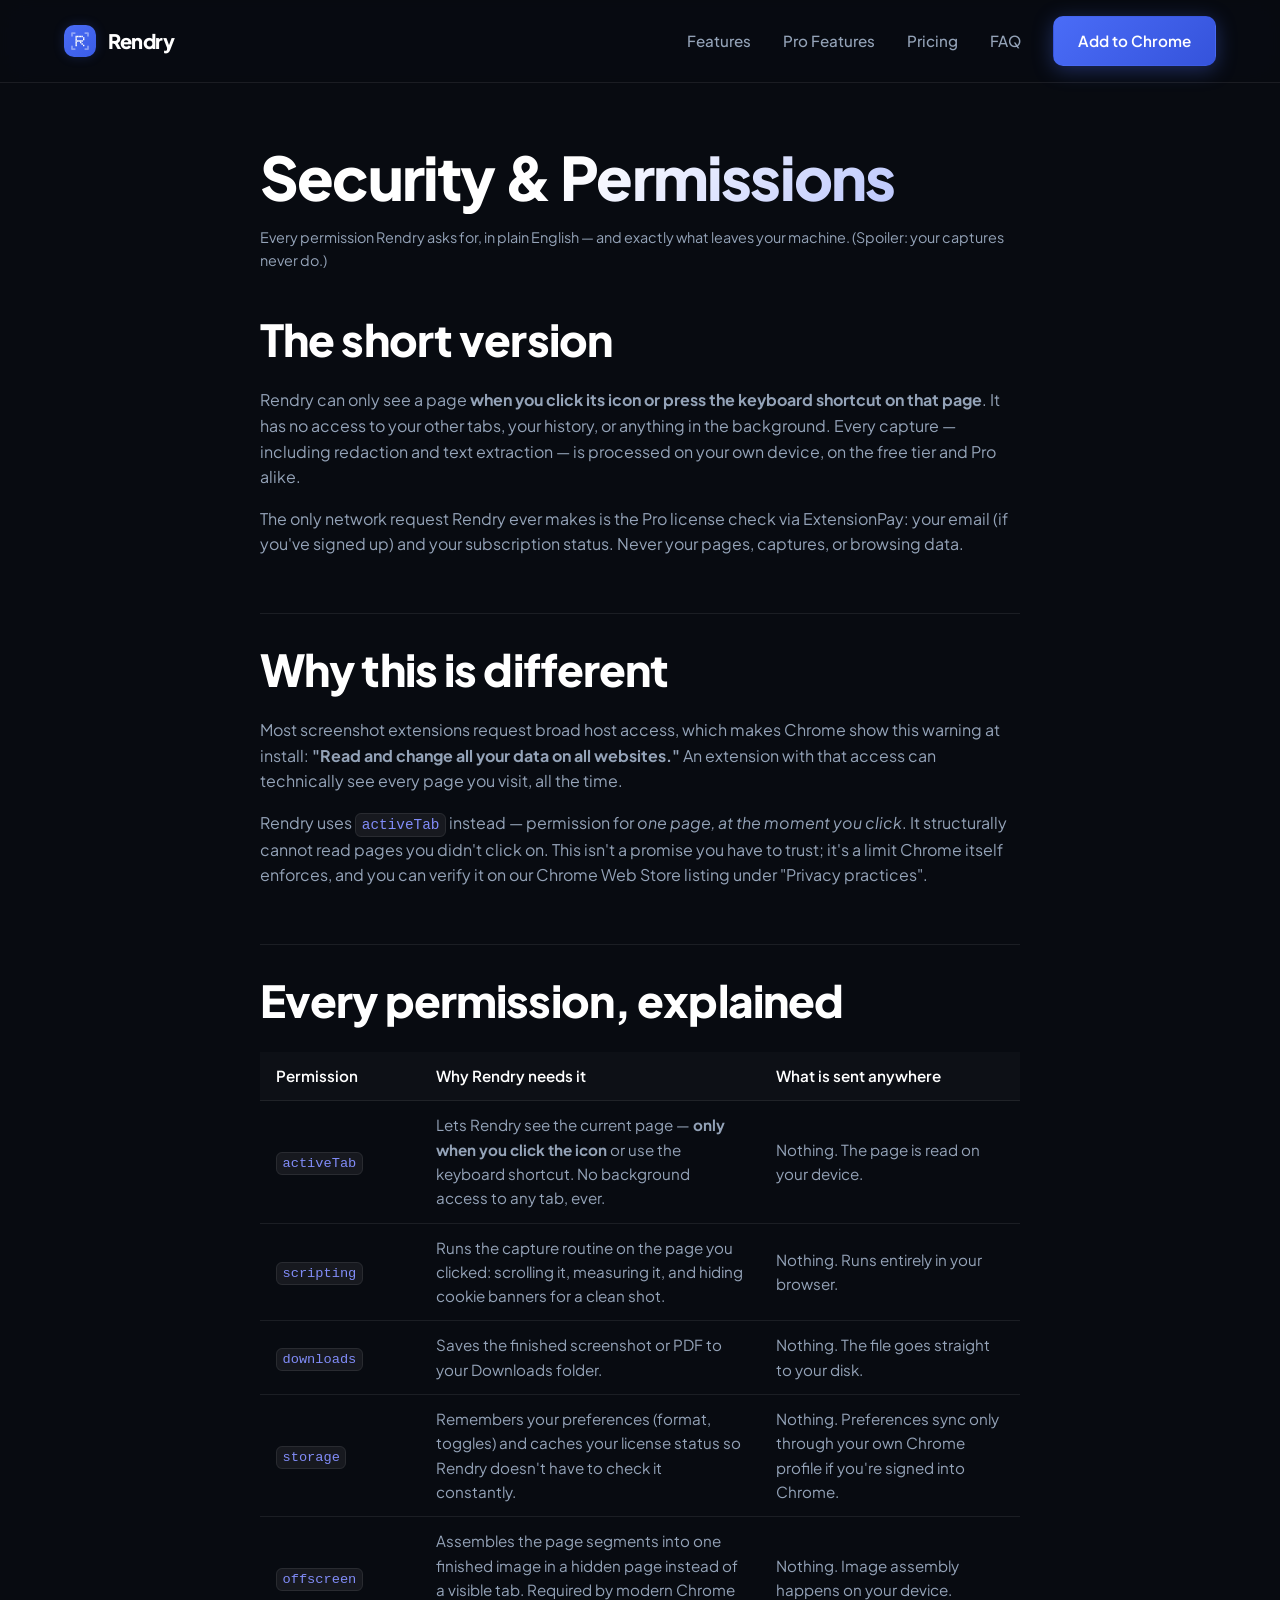
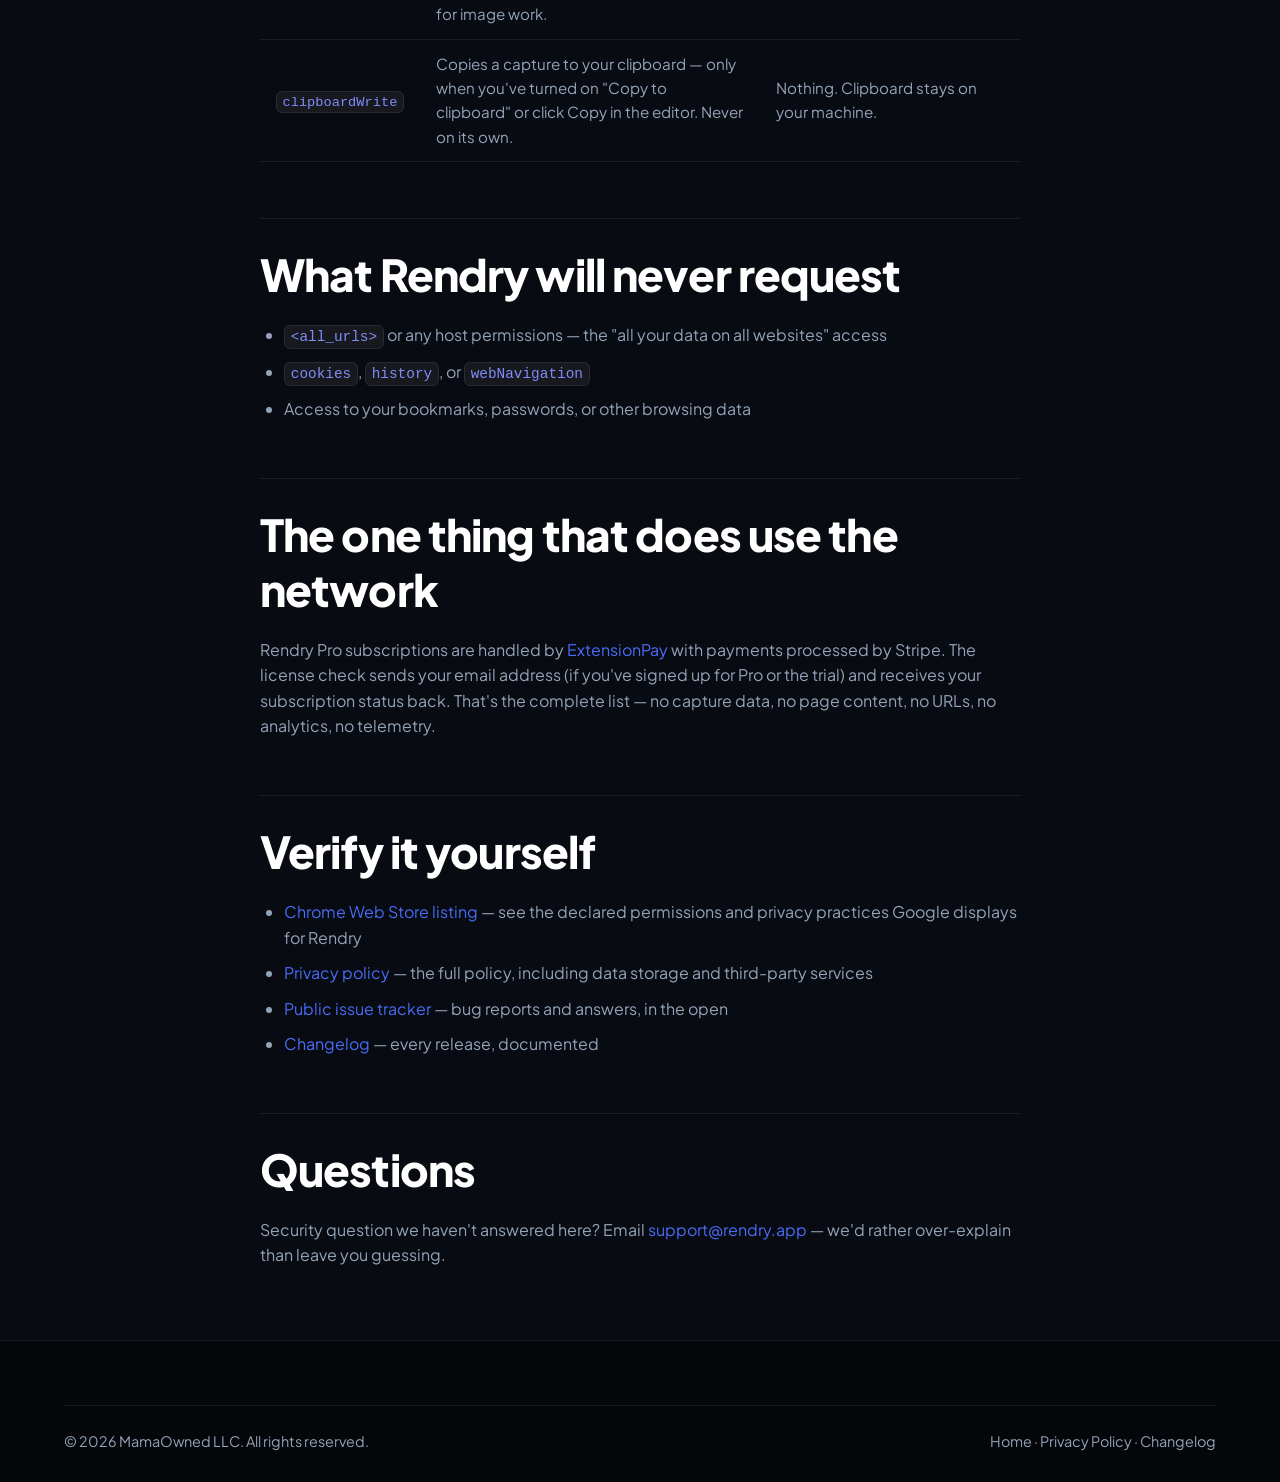
<file: security.html>
<!DOCTYPE html>
<html lang="en">
<head>
<meta charset="utf-8">
<meta name="viewport" content="width=device-width, initial-scale=1">
<title>Security &amp; Permissions — Rendry</title>
<meta name="description" content="Every permission Rendry asks for, in plain English — what each one does, and what leaves your machine (your captures never do).">
<meta name="theme-color" content="#4A6CF7">
<link rel="icon" type="image/png" sizes="32x32" href="/assets/icons/icon-32.png">
<link rel="canonical" href="https://rendry.app/security">
<link rel="stylesheet" href="/styles.css?v=20261001">
</head>
<body>

<header class="site-header">
  <div class="container">
    <a class="brand" href="/">
      <img src="/assets/logo.svg" alt="Rendry logo" width="32" height="32">
      Rendry
    </a>
    <nav class="nav">
      <a class="nav-link" href="/#features">Features</a>
      <a class="nav-link" href="/#pro-features">Pro Features</a>
      <a class="nav-link" href="/#pricing">Pricing</a>
      <a class="nav-link" href="/#faq">FAQ</a>
      <a class="btn btn-primary" href="https://chromewebstore.google.com/detail/rendry/naobjfpheeabjhmmjhoabikmejgnfejn" target="_blank" rel="noopener">Add to Chrome</a>
    </nav>
  </div>
</header>

<main class="container">
<article class="prose">

<h1>Security &amp; Permissions</h1>
<p class="meta">Every permission Rendry asks for, in plain English — and exactly what leaves your machine. (Spoiler: your captures never do.)</p>

<h2>The short version</h2>
<p>Rendry can only see a page <strong>when you click its icon or press the keyboard shortcut on that page</strong>. It has no access to your other tabs, your history, or anything in the background. Every capture — including redaction and text extraction — is processed on your own device, on the free tier and Pro alike.</p>
<p>The only network request Rendry ever makes is the Pro license check via ExtensionPay: your email (if you've signed up) and your subscription status. Never your pages, captures, or browsing data.</p>

<h2>Why this is different</h2>
<p>Most screenshot extensions request broad host access, which makes Chrome show this warning at install: <strong>"Read and change all your data on all websites."</strong> An extension with that access can technically see every page you visit, all the time.</p>
<p>Rendry uses <code>activeTab</code> instead — permission for <em>one page, at the moment you click</em>. It structurally cannot read pages you didn't click on. This isn't a promise you have to trust; it's a limit Chrome itself enforces, and you can verify it on our Chrome Web Store listing under "Privacy practices".</p>

<h2>Every permission, explained</h2>
<table>
  <thead>
    <tr><th>Permission</th><th>Why Rendry needs it</th><th>What is sent anywhere</th></tr>
  </thead>
  <tbody>
    <tr>
      <td><code>activeTab</code></td>
      <td>Lets Rendry see the current page — <strong>only when you click the icon</strong> or use the keyboard shortcut. No background access to any tab, ever.</td>
      <td>Nothing. The page is read on your device.</td>
    </tr>
    <tr>
      <td><code>scripting</code></td>
      <td>Runs the capture routine on the page you clicked: scrolling it, measuring it, and hiding cookie banners for a clean shot.</td>
      <td>Nothing. Runs entirely in your browser.</td>
    </tr>
    <tr>
      <td><code>downloads</code></td>
      <td>Saves the finished screenshot or PDF to your Downloads folder.</td>
      <td>Nothing. The file goes straight to your disk.</td>
    </tr>
    <tr>
      <td><code>storage</code></td>
      <td>Remembers your preferences (format, toggles) and caches your license status so Rendry doesn't have to check it constantly.</td>
      <td>Nothing. Preferences sync only through your own Chrome profile if you're signed into Chrome.</td>
    </tr>
    <tr>
      <td><code>offscreen</code></td>
      <td>Assembles the page segments into one finished image in a hidden page instead of a visible tab. Required by modern Chrome for image work.</td>
      <td>Nothing. Image assembly happens on your device.</td>
    </tr>
    <tr>
      <td><code>clipboardWrite</code></td>
      <td>Copies a capture to your clipboard — only when you've turned on "Copy to clipboard" or click Copy in the editor. Never on its own.</td>
      <td>Nothing. Clipboard stays on your machine.</td>
    </tr>
  </tbody>
</table>

<h2>What Rendry will never request</h2>
<ul>
  <li><code>&lt;all_urls&gt;</code> or any host permissions — the "all your data on all websites" access</li>
  <li><code>cookies</code>, <code>history</code>, or <code>webNavigation</code></li>
  <li>Access to your bookmarks, passwords, or other browsing data</li>
</ul>

<h2>The one thing that does use the network</h2>
<p>Rendry Pro subscriptions are handled by <a href="https://extensionpay.com" target="_blank" rel="noopener">ExtensionPay</a> with payments processed by Stripe. The license check sends your email address (if you've signed up for Pro or the trial) and receives your subscription status back. That's the complete list — no capture data, no page content, no URLs, no analytics, no telemetry.</p>

<h2>Verify it yourself</h2>
<ul>
  <li><a href="https://chromewebstore.google.com/detail/rendry/naobjfpheeabjhmmjhoabikmejgnfejn" target="_blank" rel="noopener">Chrome Web Store listing</a> — see the declared permissions and privacy practices Google displays for Rendry</li>
  <li><a href="/privacy">Privacy policy</a> — the full policy, including data storage and third-party services</li>
  <li><a href="https://github.com/mamaownedus/rendry-site/issues" target="_blank" rel="noopener">Public issue tracker</a> — bug reports and answers, in the open</li>
  <li><a href="/changelog">Changelog</a> — every release, documented</li>
</ul>

<h2>Questions</h2>
<p>Security question we haven't answered here? Email <a href="mailto:support@rendry.app">support@rendry.app</a> — we'd rather over-explain than leave you guessing.</p>

</article>
</main>

<footer class="site-footer">
  <div class="container">
    <div class="legal">
      <span>&copy; <span id="year">2026</span> MamaOwned LLC. All rights reserved.</span>
      <span><a href="/">Home</a> · <a href="/privacy">Privacy Policy</a> · <a href="/changelog">Changelog</a></span>
    </div>
  </div>
</footer>

<script>
document.getElementById('year').textContent = new Date().getFullYear();
</script>
</body>
</html>
</file>
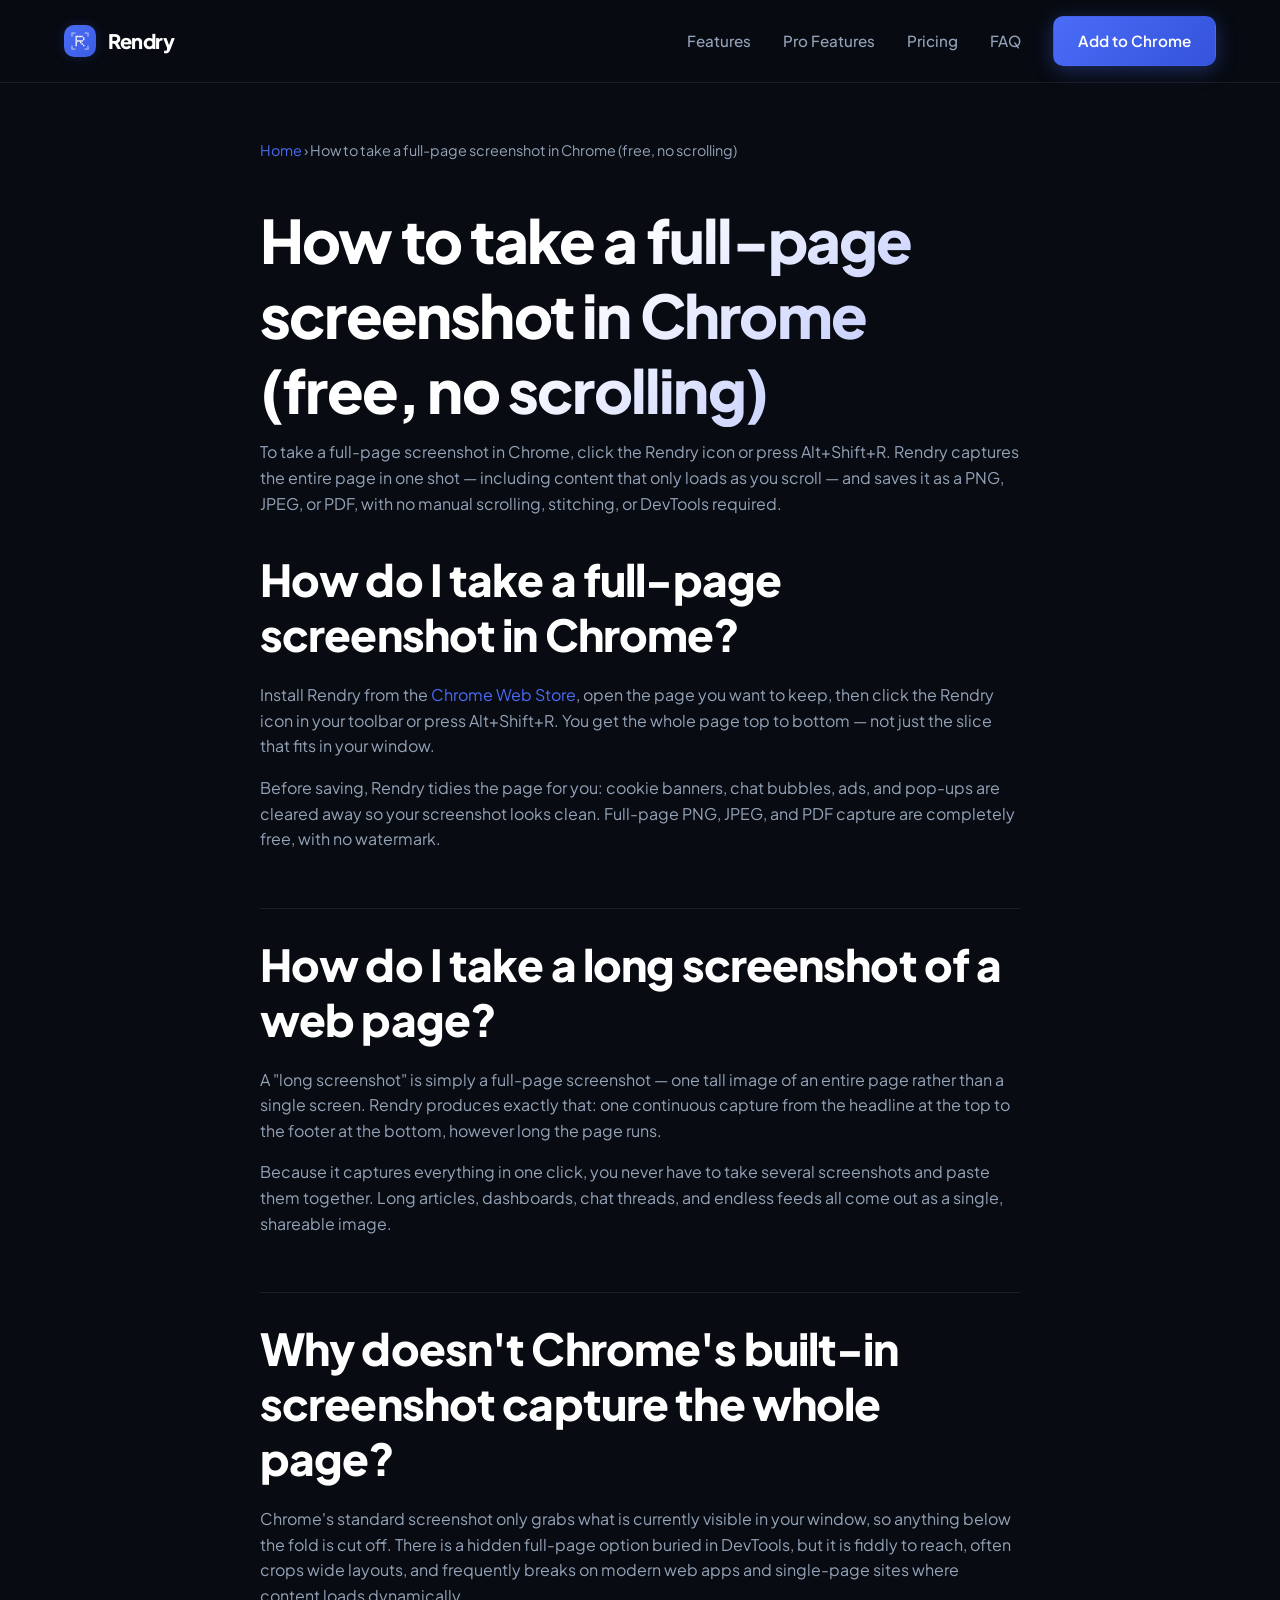
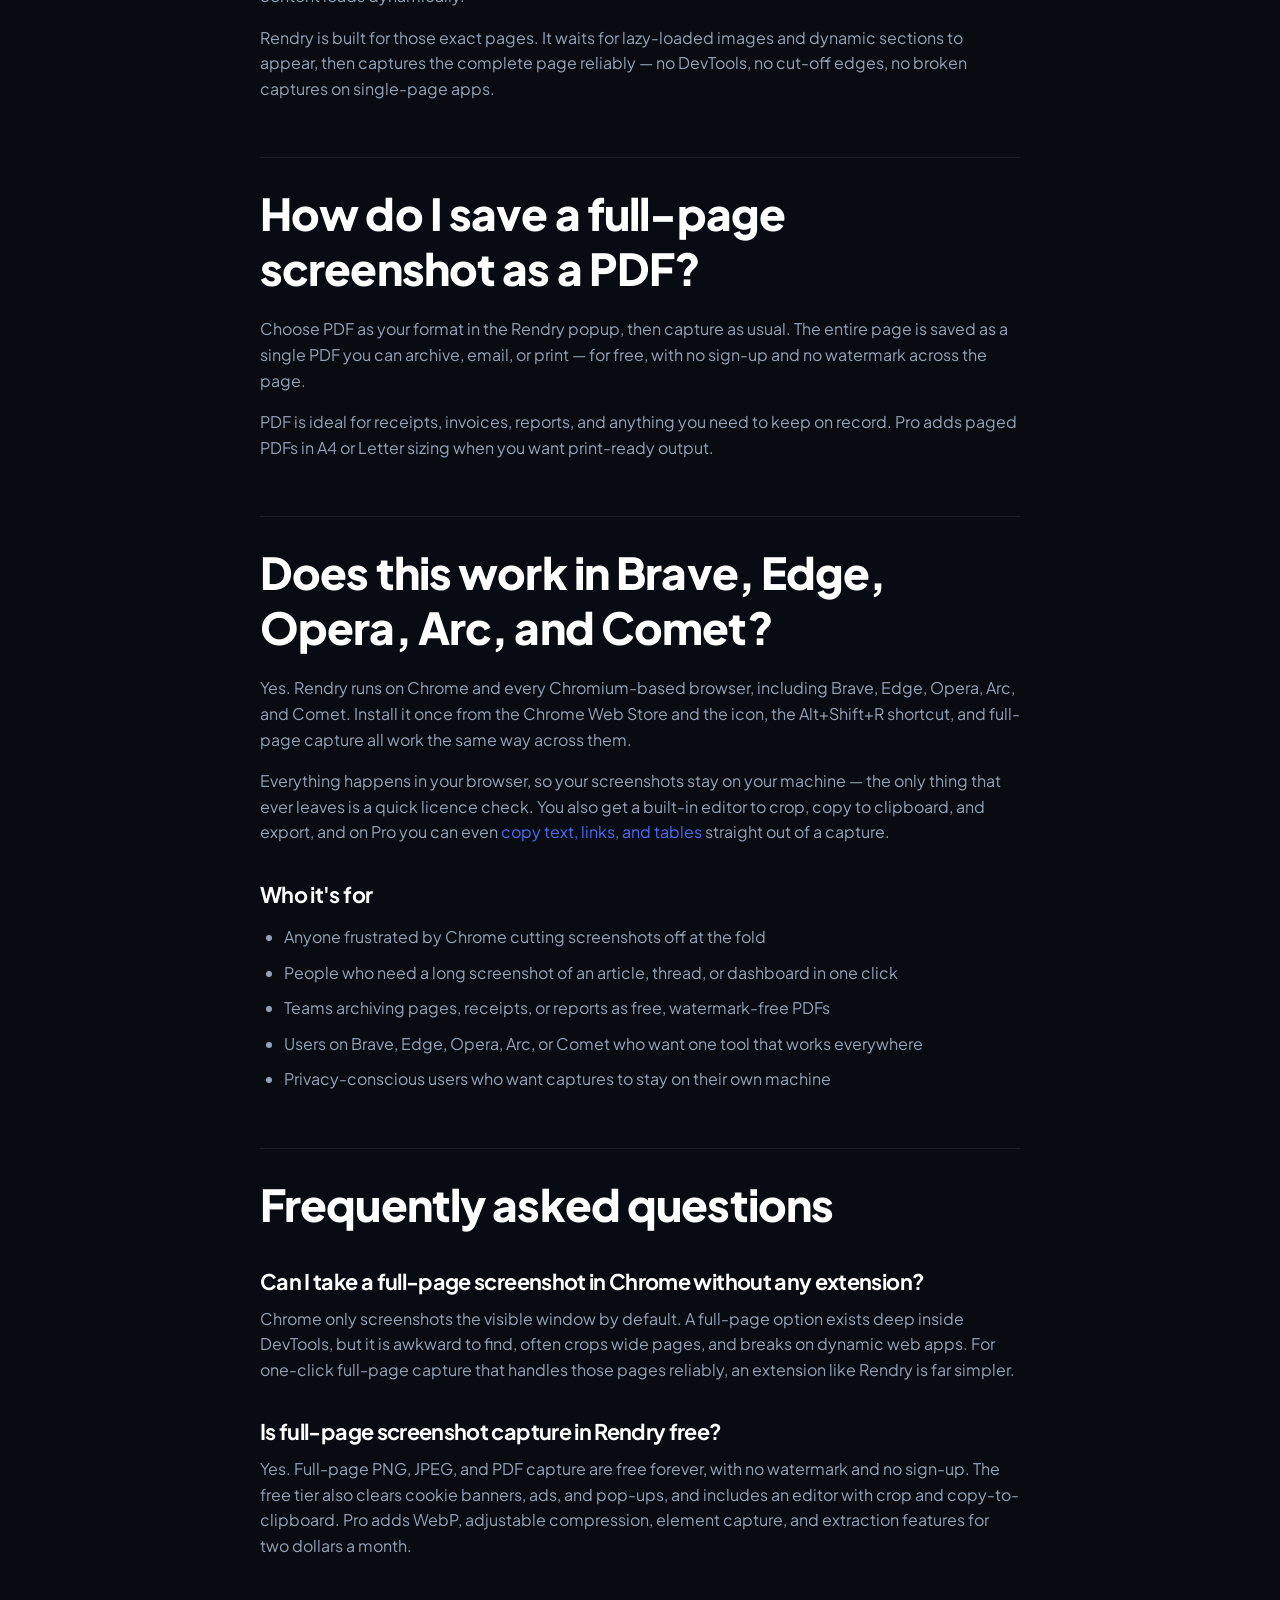
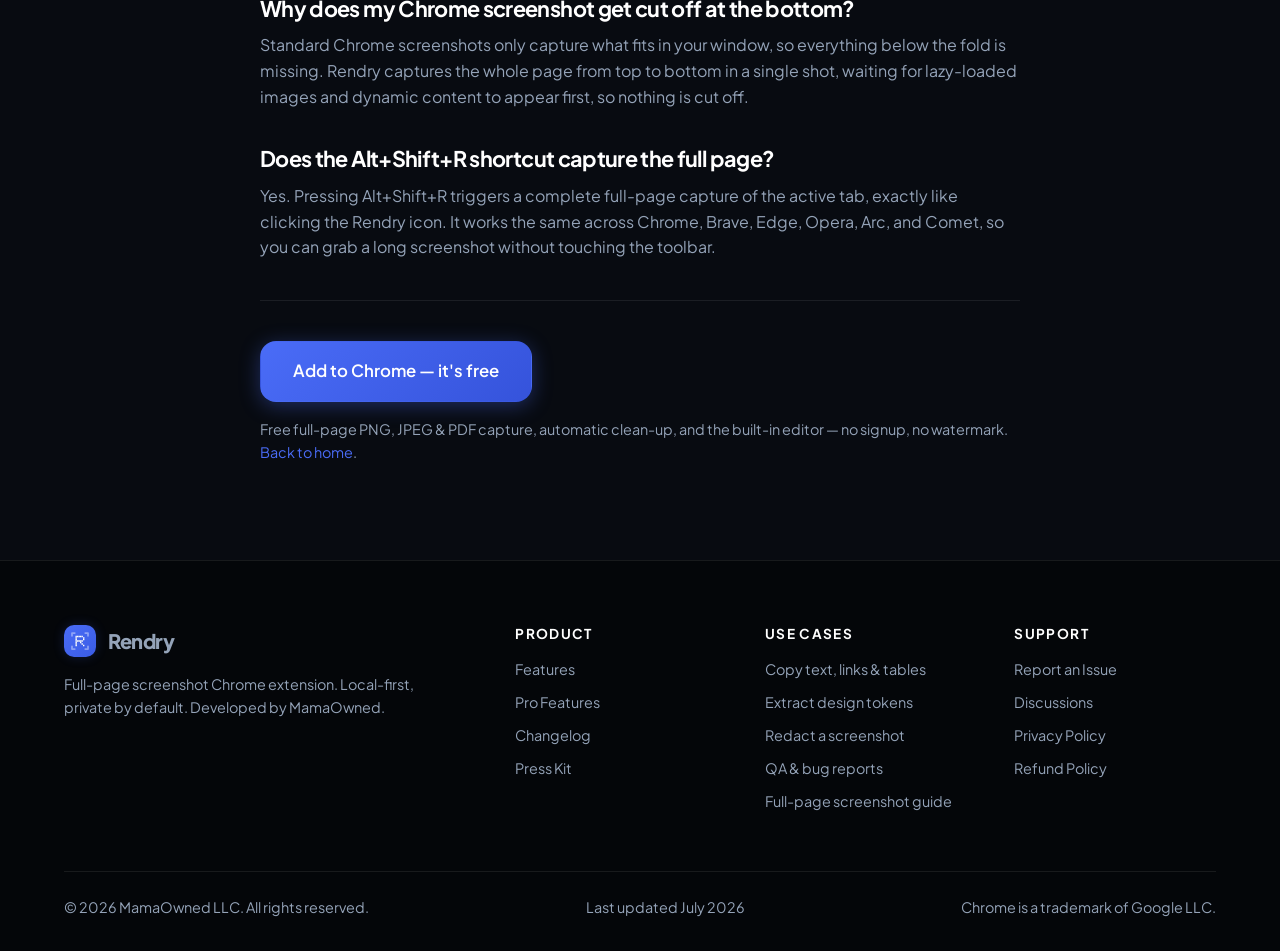
<file: guides/full-page-screenshot-chrome.html>
<!DOCTYPE html>
<html lang="en">
<head>
<meta charset="utf-8">
<meta name="viewport" content="width=device-width, initial-scale=1">
<title>How to Take a Full-Page Screenshot in Chrome (Free, No Scrolling)</title>
<meta name="description" content="Capture an entire web page in Chrome in one click — no scrolling, no DevTools, no watermark. Save it as a PNG, JPEG, or full-page PDF for free. Also works in Brave, Edge, Opera, Arc, and Comet.">
<meta name="theme-color" content="#4A6CF7">
<meta property="og:title" content="How to take a full-page screenshot in Chrome (free, no scrolling) | Rendry">
<meta property="og:description" content="Capture an entire web page in Chrome in one click — no scrolling, no DevTools, no watermark. Save it as a PNG, JPEG, or full-page PDF for free. Also works in Brave, Edge, Opera, Arc, and Comet.">
<meta property="og:type" content="article">
<meta property="og:url" content="https://rendry.app/guides/full-page-screenshot-chrome">
<meta property="og:image" content="https://rendry.app/assets/og-image.jpg">
<meta name="twitter:card" content="summary_large_image">
<link rel="icon" type="image/png" sizes="32x32" href="/assets/icons/icon-32.png">
<link rel="icon" type="image/png" sizes="128x128" href="/assets/icons/icon-128.png">
<link rel="apple-touch-icon" href="/assets/icons/icon-128.png">
<link rel="canonical" href="https://rendry.app/guides/full-page-screenshot-chrome">
<link rel="stylesheet" href="/styles.css?v=20261001">
<script type="application/ld+json">
{
  "@context": "https://schema.org",
  "@type": "Article",
  "headline": "How to take a full-page screenshot in Chrome (free, no scrolling)",
  "description": "Capture an entire web page in Chrome in one click — no scrolling, no DevTools, no watermark. Save it as a PNG, JPEG, or full-page PDF for free. Also works in Brave, Edge, Opera, Arc, and Comet.",
  "datePublished": "2026-06-28",
  "dateModified": "2026-07-19",
  "author": {
    "@type": "Organization",
    "name": "MamaOwned LLC",
    "url": "https://rendry.app/"
  },
  "publisher": {
    "@type": "Organization",
    "name": "MamaOwned LLC",
    "url": "https://rendry.app/"
  },
  "mainEntityOfPage": "https://rendry.app/guides/full-page-screenshot-chrome",
  "image": "https://rendry.app/assets/og-image.jpg"
}
</script>
<script type="application/ld+json">
{
  "@context": "https://schema.org",
  "@type": "BreadcrumbList",
  "itemListElement": [
    {
      "@type": "ListItem",
      "position": 1,
      "name": "Home",
      "item": "https://rendry.app/"
    },
    {
      "@type": "ListItem",
      "position": 2,
      "name": "How to take a full-page screenshot in Chrome (free, no scrolling)",
      "item": "https://rendry.app/guides/full-page-screenshot-chrome"
    }
  ]
}
</script>
<script type="application/ld+json">
{
  "@context": "https://schema.org",
  "@type": "FAQPage",
  "mainEntity": [
    {
      "@type": "Question",
      "name": "Can I take a full-page screenshot in Chrome without any extension?",
      "acceptedAnswer": {
        "@type": "Answer",
        "text": "Chrome only screenshots the visible window by default. A full-page option exists deep inside DevTools, but it is awkward to find, often crops wide pages, and breaks on dynamic web apps. For one-click full-page capture that handles those pages reliably, an extension like Rendry is far simpler."
      }
    },
    {
      "@type": "Question",
      "name": "Is full-page screenshot capture in Rendry free?",
      "acceptedAnswer": {
        "@type": "Answer",
        "text": "Yes. Full-page PNG, JPEG, and PDF capture are free forever, with no watermark and no sign-up. The free tier also clears cookie banners, ads, and pop-ups, and includes an editor with crop and copy-to-clipboard. Pro adds WebP, adjustable compression, element capture, and extraction features for two dollars a month."
      }
    },
    {
      "@type": "Question",
      "name": "Why does my Chrome screenshot get cut off at the bottom?",
      "acceptedAnswer": {
        "@type": "Answer",
        "text": "Standard Chrome screenshots only capture what fits in your window, so everything below the fold is missing. Rendry captures the whole page from top to bottom in a single shot, waiting for lazy-loaded images and dynamic content to appear first, so nothing is cut off."
      }
    },
    {
      "@type": "Question",
      "name": "Does the Alt+Shift+R shortcut capture the full page?",
      "acceptedAnswer": {
        "@type": "Answer",
        "text": "Yes. Pressing Alt+Shift+R triggers a complete full-page capture of the active tab, exactly like clicking the Rendry icon. It works the same across Chrome, Brave, Edge, Opera, Arc, and Comet, so you can grab a long screenshot without touching the toolbar."
      }
    }
  ]
}
</script>
<script type="application/ld+json">
{
  "@context": "https://schema.org",
  "@type": "HowTo",
  "name": "How to take a full-page screenshot in Chrome (free, no scrolling)",
  "step": [
    {
      "@type": "HowToStep",
      "name": "Install Rendry",
      "text": "Add Rendry to Chrome (or Brave, Edge, Opera, Arc, or Comet) from the Chrome Web Store."
    },
    {
      "@type": "HowToStep",
      "name": "Open your page",
      "text": "Navigate to the web page you want to capture and let it finish loading."
    },
    {
      "@type": "HowToStep",
      "name": "Start the capture",
      "text": "Click the Rendry icon in your toolbar or press Alt+Shift+R to capture the entire page in one shot."
    },
    {
      "@type": "HowToStep",
      "name": "Choose your format",
      "text": "Pick PNG, JPEG, or PDF in the popup; cookie banners, ads, and pop-ups are cleared automatically before saving."
    },
    {
      "@type": "HowToStep",
      "name": "Save the screenshot",
      "text": "Rendry downloads the full page as a single clean, watermark-free file to your computer."
    }
  ]
}
</script>
</head>
<body>

<header class="site-header">
  <div class="container">
    <a class="brand" href="/">
      <img src="/assets/logo.svg" alt="Rendry logo" width="32" height="32">
      Rendry
    </a>
    <nav class="nav">
      <a class="nav-link" href="/#features">Features</a>
      <a class="nav-link" href="/#pro-features">Pro Features</a>
      <a class="nav-link" href="/#pricing">Pricing</a>
      <a class="nav-link" href="/#faq">FAQ</a>
      <a class="btn btn-primary" href="https://chromewebstore.google.com/detail/rendry/naobjfpheeabjhmmjhoabikmejgnfejn" target="_blank" rel="noopener">Add to Chrome</a>
    </nav>
  </div>
</header>

<main class="container">
<article class="prose">
<p class="meta"><a href="/">Home</a> &rsaquo; How to take a full-page screenshot in Chrome (free, no scrolling)</p>
<h1>How to take a full-page screenshot in Chrome (free, no scrolling)</h1>
<p>To take a full-page screenshot in Chrome, click the Rendry icon or press Alt+Shift+R. Rendry captures the entire page in one shot — including content that only loads as you scroll — and saves it as a PNG, JPEG, or PDF, with no manual scrolling, stitching, or DevTools required.</p>

<h2>How do I take a full-page screenshot in Chrome?</h2>
<p>Install Rendry from the <a href="https://chromewebstore.google.com/detail/rendry/naobjfpheeabjhmmjhoabikmejgnfejn">Chrome Web Store</a>, open the page you want to keep, then click the Rendry icon in your toolbar or press Alt+Shift+R. You get the whole page top to bottom — not just the slice that fits in your window.</p>
<p>Before saving, Rendry tidies the page for you: cookie banners, chat bubbles, ads, and pop-ups are cleared away so your screenshot looks clean. Full-page PNG, JPEG, and PDF capture are completely free, with no watermark.</p>

<h2>How do I take a long screenshot of a web page?</h2>
<p>A "long screenshot" is simply a full-page screenshot — one tall image of an entire page rather than a single screen. Rendry produces exactly that: one continuous capture from the headline at the top to the footer at the bottom, however long the page runs.</p>
<p>Because it captures everything in one click, you never have to take several screenshots and paste them together. Long articles, dashboards, chat threads, and endless feeds all come out as a single, shareable image.</p>

<h2>Why doesn't Chrome's built-in screenshot capture the whole page?</h2>
<p>Chrome's standard screenshot only grabs what is currently visible in your window, so anything below the fold is cut off. There is a hidden full-page option buried in DevTools, but it is fiddly to reach, often crops wide layouts, and frequently breaks on modern web apps and single-page sites where content loads dynamically.</p>
<p>Rendry is built for those exact pages. It waits for lazy-loaded images and dynamic sections to appear, then captures the complete page reliably — no DevTools, no cut-off edges, no broken captures on single-page apps.</p>

<h2>How do I save a full-page screenshot as a PDF?</h2>
<p>Choose PDF as your format in the Rendry popup, then capture as usual. The entire page is saved as a single PDF you can archive, email, or print — for free, with no sign-up and no watermark across the page.</p>
<p>PDF is ideal for receipts, invoices, reports, and anything you need to keep on record. Pro adds paged PDFs in A4 or Letter sizing when you want print-ready output.</p>

<h2>Does this work in Brave, Edge, Opera, Arc, and Comet?</h2>
<p>Yes. Rendry runs on Chrome and every Chromium-based browser, including Brave, Edge, Opera, Arc, and Comet. Install it once from the Chrome Web Store and the icon, the Alt+Shift+R shortcut, and full-page capture all work the same way across them.</p>
<p>Everything happens in your browser, so your screenshots stay on your machine — the only thing that ever leaves is a quick licence check. You also get a built-in editor to crop, copy to clipboard, and export, and on Pro you can even <a href="/uses/copy-text-from-webpage">copy text, links, and tables</a> straight out of a capture.</p>

<h3>Who it's for</h3>
<ul>
<li>Anyone frustrated by Chrome cutting screenshots off at the fold</li>
<li>People who need a long screenshot of an article, thread, or dashboard in one click</li>
<li>Teams archiving pages, receipts, or reports as free, watermark-free PDFs</li>
<li>Users on Brave, Edge, Opera, Arc, or Comet who want one tool that works everywhere</li>
<li>Privacy-conscious users who want captures to stay on their own machine</li>
</ul>

<h2>Frequently asked questions</h2>
<h3>Can I take a full-page screenshot in Chrome without any extension?</h3>
<p>Chrome only screenshots the visible window by default. A full-page option exists deep inside DevTools, but it is awkward to find, often crops wide pages, and breaks on dynamic web apps. For one-click full-page capture that handles those pages reliably, an extension like Rendry is far simpler.</p>
<h3>Is full-page screenshot capture in Rendry free?</h3>
<p>Yes. Full-page PNG, JPEG, and PDF capture are free forever, with no watermark and no sign-up. The free tier also clears cookie banners, ads, and pop-ups, and includes an editor with crop and copy-to-clipboard. Pro adds WebP, adjustable compression, element capture, and extraction features for two dollars a month.</p>
<h3>Why does my Chrome screenshot get cut off at the bottom?</h3>
<p>Standard Chrome screenshots only capture what fits in your window, so everything below the fold is missing. Rendry captures the whole page from top to bottom in a single shot, waiting for lazy-loaded images and dynamic content to appear first, so nothing is cut off.</p>
<h3>Does the Alt+Shift+R shortcut capture the full page?</h3>
<p>Yes. Pressing Alt+Shift+R triggers a complete full-page capture of the active tab, exactly like clicking the Rendry icon. It works the same across Chrome, Brave, Edge, Opera, Arc, and Comet, so you can grab a long screenshot without touching the toolbar.</p>
<hr>
<p><a class="btn btn-primary btn-lg" href="https://chromewebstore.google.com/detail/rendry/naobjfpheeabjhmmjhoabikmejgnfejn" target="_blank" rel="noopener">Add to Chrome — it's free</a></p>
<p class="meta">Free full-page PNG, JPEG &amp; PDF capture, automatic clean-up, and the built-in editor — no signup, no watermark. <a href="/">Back to home</a>.</p>
</article>
</main>

<footer class="site-footer">
  <div class="container">
    <div class="footer-grid">
      <div>
        <a class="brand" href="/" style="margin-bottom:16px;">
          <img src="/assets/logo.svg" alt="Rendry logo" width="32" height="32">
          Rendry
        </a>
        <p style="margin:0;max-width:360px;color:var(--text-muted);">
          Full-page screenshot Chrome extension. Local-first, private by default.
          Developed by <a href="https://github.com/mamaownedus" target="_blank" rel="noopener">MamaOwned</a>.
        </p>
      </div>
      <div>
        <h4>Product</h4>
        <ul>
          <li><a href="/#features">Features</a></li>
          <li><a href="/#pro-features">Pro Features</a></li>
          <li><a href="/changelog">Changelog</a></li>
          <li><a href="/press-kit">Press Kit</a></li>
        </ul>
      </div>
      <div>
        <h4>Use cases</h4>
        <ul>
          <li><a href="/uses/copy-text-from-webpage">Copy text, links &amp; tables</a></li>
          <li><a href="/uses/extract-design-tokens">Extract design tokens</a></li>
          <li><a href="/uses/redact-a-screenshot">Redact a screenshot</a></li>
          <li><a href="/uses/qa-testing">QA &amp; bug reports</a></li>
          <li><a href="/guides/full-page-screenshot-chrome">Full-page screenshot guide</a></li>
        </ul>
      </div>
      <div>
        <h4>Support</h4>
        <ul>
          <li><a href="https://github.com/mamaownedus/rendry-site/issues" target="_blank" rel="noopener">Report an Issue</a></li>
          <li><a href="https://github.com/mamaownedus/rendry-site/discussions" target="_blank" rel="noopener">Discussions</a></li>
          <li><a href="/privacy">Privacy Policy</a></li>
          <li><a href="/refunds">Refund Policy</a></li>
        </ul>
      </div>
    </div>
    <div class="legal">
      <span>&copy; <span id="year">2026</span> MamaOwned LLC. All rights reserved.</span>
      <span class="updated">Last updated July 2026</span>
      <span>Chrome is a trademark of Google LLC.</span>
    </div>
  </div>
</footer>

<script>
document.getElementById('year').textContent = new Date().getFullYear();
</script>

</body>
</html>
</file>
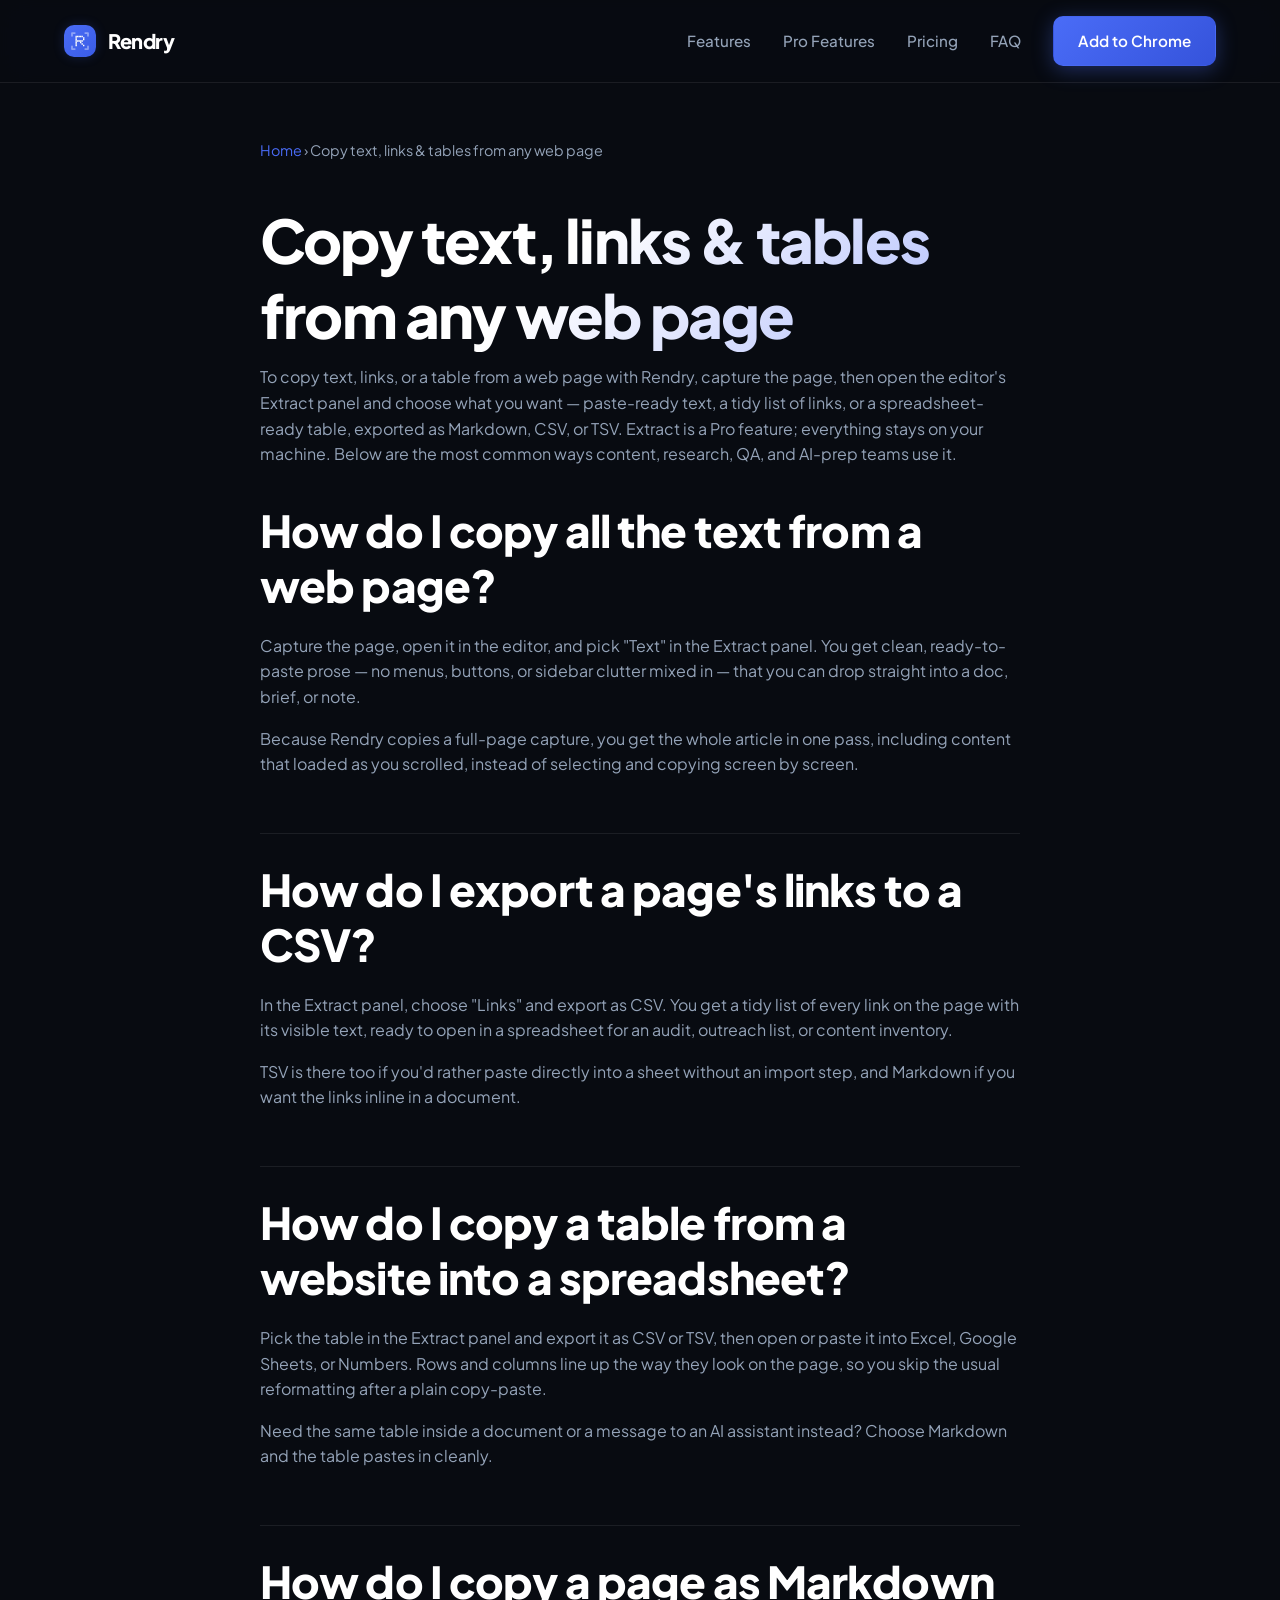
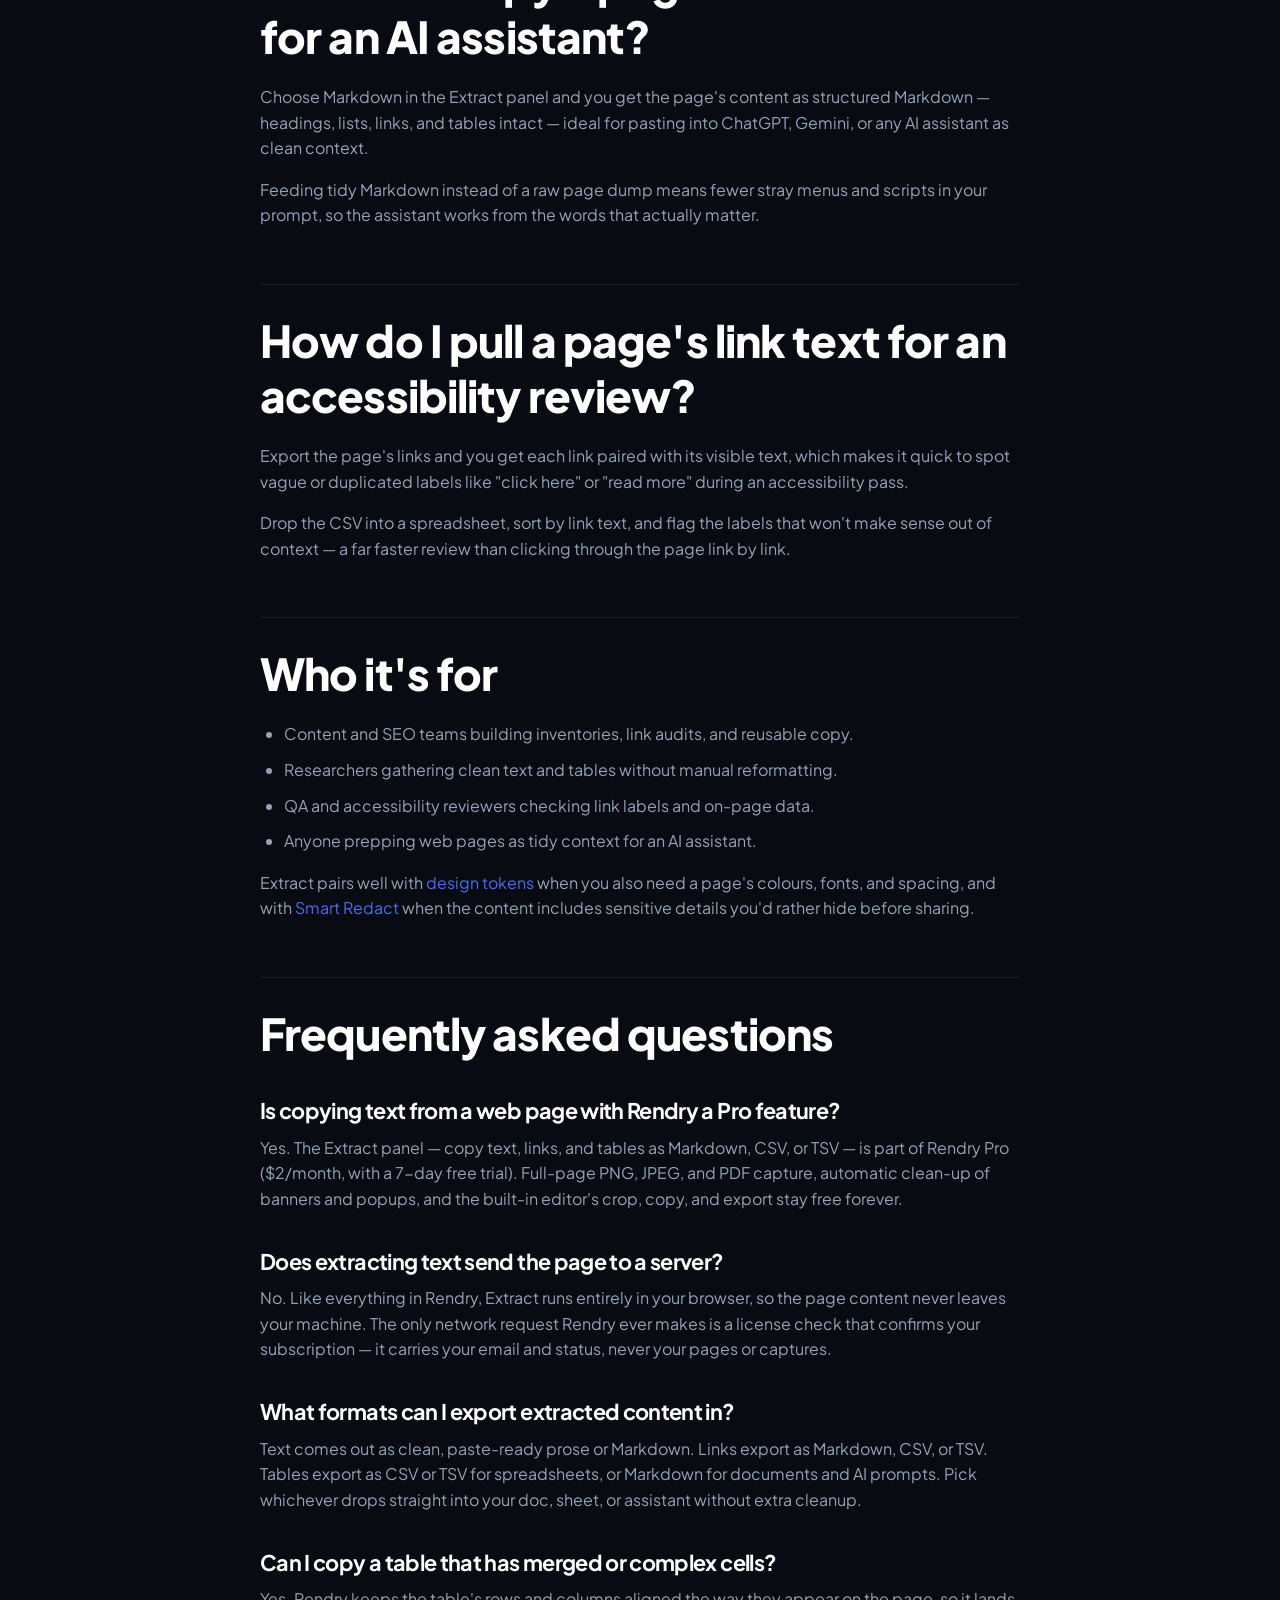
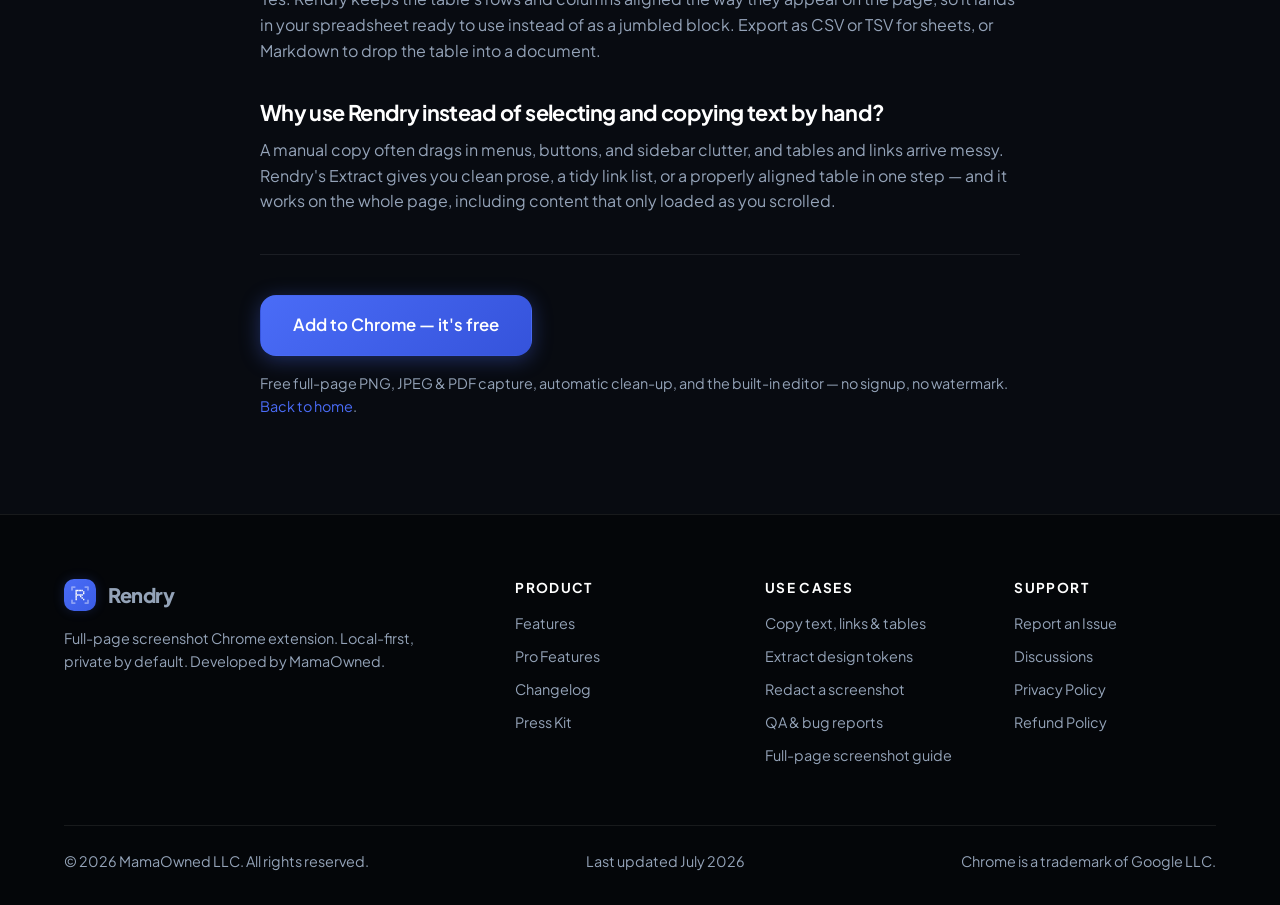
<file: uses/copy-text-from-webpage.html>
<!DOCTYPE html>
<html lang="en">
<head>
<meta charset="utf-8">
<meta name="viewport" content="width=device-width, initial-scale=1">
<title>Copy Text, Links &amp; Tables From Any Web Page | Rendry</title>
<meta name="description" content="Turn any web page into clean, paste-ready text, a tidy list of links, or a spreadsheet-ready table — as Markdown, CSV, or TSV. Great for content audits, research, and AI assistants. Processed on your machine, nothing uploaded.">
<meta name="theme-color" content="#4A6CF7">
<meta property="og:title" content="Copy text, links &amp; tables from any web page | Rendry">
<meta property="og:description" content="Turn any web page into clean, paste-ready text, a tidy list of links, or a spreadsheet-ready table — as Markdown, CSV, or TSV. Great for content audits, research, and AI assistants. Processed on your machine, nothing uploaded.">
<meta property="og:type" content="article">
<meta property="og:url" content="https://rendry.app/uses/copy-text-from-webpage">
<meta property="og:image" content="https://rendry.app/assets/og-image.jpg">
<meta name="twitter:card" content="summary_large_image">
<link rel="icon" type="image/png" sizes="32x32" href="/assets/icons/icon-32.png">
<link rel="icon" type="image/png" sizes="128x128" href="/assets/icons/icon-128.png">
<link rel="apple-touch-icon" href="/assets/icons/icon-128.png">
<link rel="canonical" href="https://rendry.app/uses/copy-text-from-webpage">
<link rel="stylesheet" href="/styles.css?v=20261001">
<script type="application/ld+json">
{
  "@context": "https://schema.org",
  "@type": "Article",
  "headline": "Copy text, links & tables from any web page",
  "description": "Turn any web page into clean, paste-ready text, a tidy list of links, or a spreadsheet-ready table — as Markdown, CSV, or TSV. Great for content audits, research, and AI assistants. Processed on your machine, nothing uploaded.",
  "datePublished": "2026-06-28",
  "dateModified": "2026-07-19",
  "author": {
    "@type": "Organization",
    "name": "MamaOwned LLC",
    "url": "https://rendry.app/"
  },
  "publisher": {
    "@type": "Organization",
    "name": "MamaOwned LLC",
    "url": "https://rendry.app/"
  },
  "mainEntityOfPage": "https://rendry.app/uses/copy-text-from-webpage",
  "image": "https://rendry.app/assets/og-image.jpg"
}
</script>
<script type="application/ld+json">
{
  "@context": "https://schema.org",
  "@type": "BreadcrumbList",
  "itemListElement": [
    {
      "@type": "ListItem",
      "position": 1,
      "name": "Home",
      "item": "https://rendry.app/"
    },
    {
      "@type": "ListItem",
      "position": 2,
      "name": "Copy text, links & tables from any web page",
      "item": "https://rendry.app/uses/copy-text-from-webpage"
    }
  ]
}
</script>
<script type="application/ld+json">
{
  "@context": "https://schema.org",
  "@type": "FAQPage",
  "mainEntity": [
    {
      "@type": "Question",
      "name": "Is copying text from a web page with Rendry a Pro feature?",
      "acceptedAnswer": {
        "@type": "Answer",
        "text": "Yes. The Extract panel — copy text, links, and tables as Markdown, CSV, or TSV — is part of Rendry Pro ($2/month, with a 7-day free trial). Full-page PNG, JPEG, and PDF capture, automatic clean-up of banners and popups, and the built-in editor's crop, copy, and export stay free forever."
      }
    },
    {
      "@type": "Question",
      "name": "Does extracting text send the page to a server?",
      "acceptedAnswer": {
        "@type": "Answer",
        "text": "No. Like everything in Rendry, Extract runs entirely in your browser, so the page content never leaves your machine. The only network request Rendry ever makes is a license check that confirms your subscription — it carries your email and status, never your pages or captures."
      }
    },
    {
      "@type": "Question",
      "name": "What formats can I export extracted content in?",
      "acceptedAnswer": {
        "@type": "Answer",
        "text": "Text comes out as clean, paste-ready prose or Markdown. Links export as Markdown, CSV, or TSV. Tables export as CSV or TSV for spreadsheets, or Markdown for documents and AI prompts. Pick whichever drops straight into your doc, sheet, or assistant without extra cleanup."
      }
    },
    {
      "@type": "Question",
      "name": "Can I copy a table that has merged or complex cells?",
      "acceptedAnswer": {
        "@type": "Answer",
        "text": "Yes. Rendry keeps the table's rows and columns aligned the way they appear on the page, so it lands in your spreadsheet ready to use instead of as a jumbled block. Export as CSV or TSV for sheets, or Markdown to drop the table into a document."
      }
    },
    {
      "@type": "Question",
      "name": "Why use Rendry instead of selecting and copying text by hand?",
      "acceptedAnswer": {
        "@type": "Answer",
        "text": "A manual copy often drags in menus, buttons, and sidebar clutter, and tables and links arrive messy. Rendry's Extract gives you clean prose, a tidy link list, or a properly aligned table in one step — and it works on the whole page, including content that only loaded as you scrolled."
      }
    }
  ]
}
</script>
</head>
<body>

<header class="site-header">
  <div class="container">
    <a class="brand" href="/">
      <img src="/assets/logo.svg" alt="Rendry logo" width="32" height="32">
      Rendry
    </a>
    <nav class="nav">
      <a class="nav-link" href="/#features">Features</a>
      <a class="nav-link" href="/#pro-features">Pro Features</a>
      <a class="nav-link" href="/#pricing">Pricing</a>
      <a class="nav-link" href="/#faq">FAQ</a>
      <a class="btn btn-primary" href="https://chromewebstore.google.com/detail/rendry/naobjfpheeabjhmmjhoabikmejgnfejn" target="_blank" rel="noopener">Add to Chrome</a>
    </nav>
  </div>
</header>

<main class="container">
<article class="prose">
<p class="meta"><a href="/">Home</a> &rsaquo; Copy text, links &amp; tables from any web page</p>
<h1>Copy text, links &amp; tables from any web page</h1>
<p>To copy text, links, or a table from a web page with Rendry, capture the page, then open the editor's Extract panel and choose what you want — paste-ready text, a tidy list of links, or a spreadsheet-ready table, exported as Markdown, CSV, or TSV. Extract is a Pro feature; everything stays on your machine. Below are the most common ways content, research, QA, and AI-prep teams use it.</p>
<h2>How do I copy all the text from a web page?</h2>
<p>Capture the page, open it in the editor, and pick "Text" in the Extract panel. You get clean, ready-to-paste prose — no menus, buttons, or sidebar clutter mixed in — that you can drop straight into a doc, brief, or note.</p>
<p>Because Rendry copies a full-page capture, you get the whole article in one pass, including content that loaded as you scrolled, instead of selecting and copying screen by screen.</p>
<h2>How do I export a page's links to a CSV?</h2>
<p>In the Extract panel, choose "Links" and export as CSV. You get a tidy list of every link on the page with its visible text, ready to open in a spreadsheet for an audit, outreach list, or content inventory.</p>
<p>TSV is there too if you'd rather paste directly into a sheet without an import step, and Markdown if you want the links inline in a document.</p>
<h2>How do I copy a table from a website into a spreadsheet?</h2>
<p>Pick the table in the Extract panel and export it as CSV or TSV, then open or paste it into Excel, Google Sheets, or Numbers. Rows and columns line up the way they look on the page, so you skip the usual reformatting after a plain copy-paste.</p>
<p>Need the same table inside a document or a message to an AI assistant instead? Choose Markdown and the table pastes in cleanly.</p>
<h2>How do I copy a page as Markdown for an AI assistant?</h2>
<p>Choose Markdown in the Extract panel and you get the page's content as structured Markdown — headings, lists, links, and tables intact — ideal for pasting into ChatGPT, Gemini, or any AI assistant as clean context.</p>
<p>Feeding tidy Markdown instead of a raw page dump means fewer stray menus and scripts in your prompt, so the assistant works from the words that actually matter.</p>
<h2>How do I pull a page's link text for an accessibility review?</h2>
<p>Export the page's links and you get each link paired with its visible text, which makes it quick to spot vague or duplicated labels like "click here" or "read more" during an accessibility pass.</p>
<p>Drop the CSV into a spreadsheet, sort by link text, and flag the labels that won't make sense out of context — a far faster review than clicking through the page link by link.</p>
<h2>Who it's for</h2>
<ul>
<li>Content and SEO teams building inventories, link audits, and reusable copy.</li>
<li>Researchers gathering clean text and tables without manual reformatting.</li>
<li>QA and accessibility reviewers checking link labels and on-page data.</li>
<li>Anyone prepping web pages as tidy context for an AI assistant.</li>
</ul>
<p>Extract pairs well with <a href="/uses/extract-design-tokens">design tokens</a> when you also need a page's colours, fonts, and spacing, and with <a href="/uses/redact-a-screenshot">Smart Redact</a> when the content includes sensitive details you'd rather hide before sharing.</p>

<h2>Frequently asked questions</h2>
<h3>Is copying text from a web page with Rendry a Pro feature?</h3>
<p>Yes. The Extract panel — copy text, links, and tables as Markdown, CSV, or TSV — is part of Rendry Pro ($2/month, with a 7-day free trial). Full-page PNG, JPEG, and PDF capture, automatic clean-up of banners and popups, and the built-in editor's crop, copy, and export stay free forever.</p>
<h3>Does extracting text send the page to a server?</h3>
<p>No. Like everything in Rendry, Extract runs entirely in your browser, so the page content never leaves your machine. The only network request Rendry ever makes is a license check that confirms your subscription — it carries your email and status, never your pages or captures.</p>
<h3>What formats can I export extracted content in?</h3>
<p>Text comes out as clean, paste-ready prose or Markdown. Links export as Markdown, CSV, or TSV. Tables export as CSV or TSV for spreadsheets, or Markdown for documents and AI prompts. Pick whichever drops straight into your doc, sheet, or assistant without extra cleanup.</p>
<h3>Can I copy a table that has merged or complex cells?</h3>
<p>Yes. Rendry keeps the table's rows and columns aligned the way they appear on the page, so it lands in your spreadsheet ready to use instead of as a jumbled block. Export as CSV or TSV for sheets, or Markdown to drop the table into a document.</p>
<h3>Why use Rendry instead of selecting and copying text by hand?</h3>
<p>A manual copy often drags in menus, buttons, and sidebar clutter, and tables and links arrive messy. Rendry's Extract gives you clean prose, a tidy link list, or a properly aligned table in one step — and it works on the whole page, including content that only loaded as you scrolled.</p>
<hr>
<p><a class="btn btn-primary btn-lg" href="https://chromewebstore.google.com/detail/rendry/naobjfpheeabjhmmjhoabikmejgnfejn" target="_blank" rel="noopener">Add to Chrome — it's free</a></p>
<p class="meta">Free full-page PNG, JPEG &amp; PDF capture, automatic clean-up, and the built-in editor — no signup, no watermark. <a href="/">Back to home</a>.</p>
</article>
</main>

<footer class="site-footer">
  <div class="container">
    <div class="footer-grid">
      <div>
        <a class="brand" href="/" style="margin-bottom:16px;">
          <img src="/assets/logo.svg" alt="Rendry logo" width="32" height="32">
          Rendry
        </a>
        <p style="margin:0;max-width:360px;color:var(--text-muted);">
          Full-page screenshot Chrome extension. Local-first, private by default.
          Developed by <a href="https://github.com/mamaownedus" target="_blank" rel="noopener">MamaOwned</a>.
        </p>
      </div>
      <div>
        <h4>Product</h4>
        <ul>
          <li><a href="/#features">Features</a></li>
          <li><a href="/#pro-features">Pro Features</a></li>
          <li><a href="/changelog">Changelog</a></li>
          <li><a href="/press-kit">Press Kit</a></li>
        </ul>
      </div>
      <div>
        <h4>Use cases</h4>
        <ul>
          <li><a href="/uses/copy-text-from-webpage">Copy text, links &amp; tables</a></li>
          <li><a href="/uses/extract-design-tokens">Extract design tokens</a></li>
          <li><a href="/uses/redact-a-screenshot">Redact a screenshot</a></li>
          <li><a href="/uses/qa-testing">QA &amp; bug reports</a></li>
          <li><a href="/guides/full-page-screenshot-chrome">Full-page screenshot guide</a></li>
        </ul>
      </div>
      <div>
        <h4>Support</h4>
        <ul>
          <li><a href="https://github.com/mamaownedus/rendry-site/issues" target="_blank" rel="noopener">Report an Issue</a></li>
          <li><a href="https://github.com/mamaownedus/rendry-site/discussions" target="_blank" rel="noopener">Discussions</a></li>
          <li><a href="/privacy">Privacy Policy</a></li>
          <li><a href="/refunds">Refund Policy</a></li>
        </ul>
      </div>
    </div>
    <div class="legal">
      <span>&copy; <span id="year">2026</span> MamaOwned LLC. All rights reserved.</span>
      <span class="updated">Last updated July 2026</span>
      <span>Chrome is a trademark of Google LLC.</span>
    </div>
  </div>
</footer>

<script>
document.getElementById('year').textContent = new Date().getFullYear();
</script>

</body>
</html>
</file>
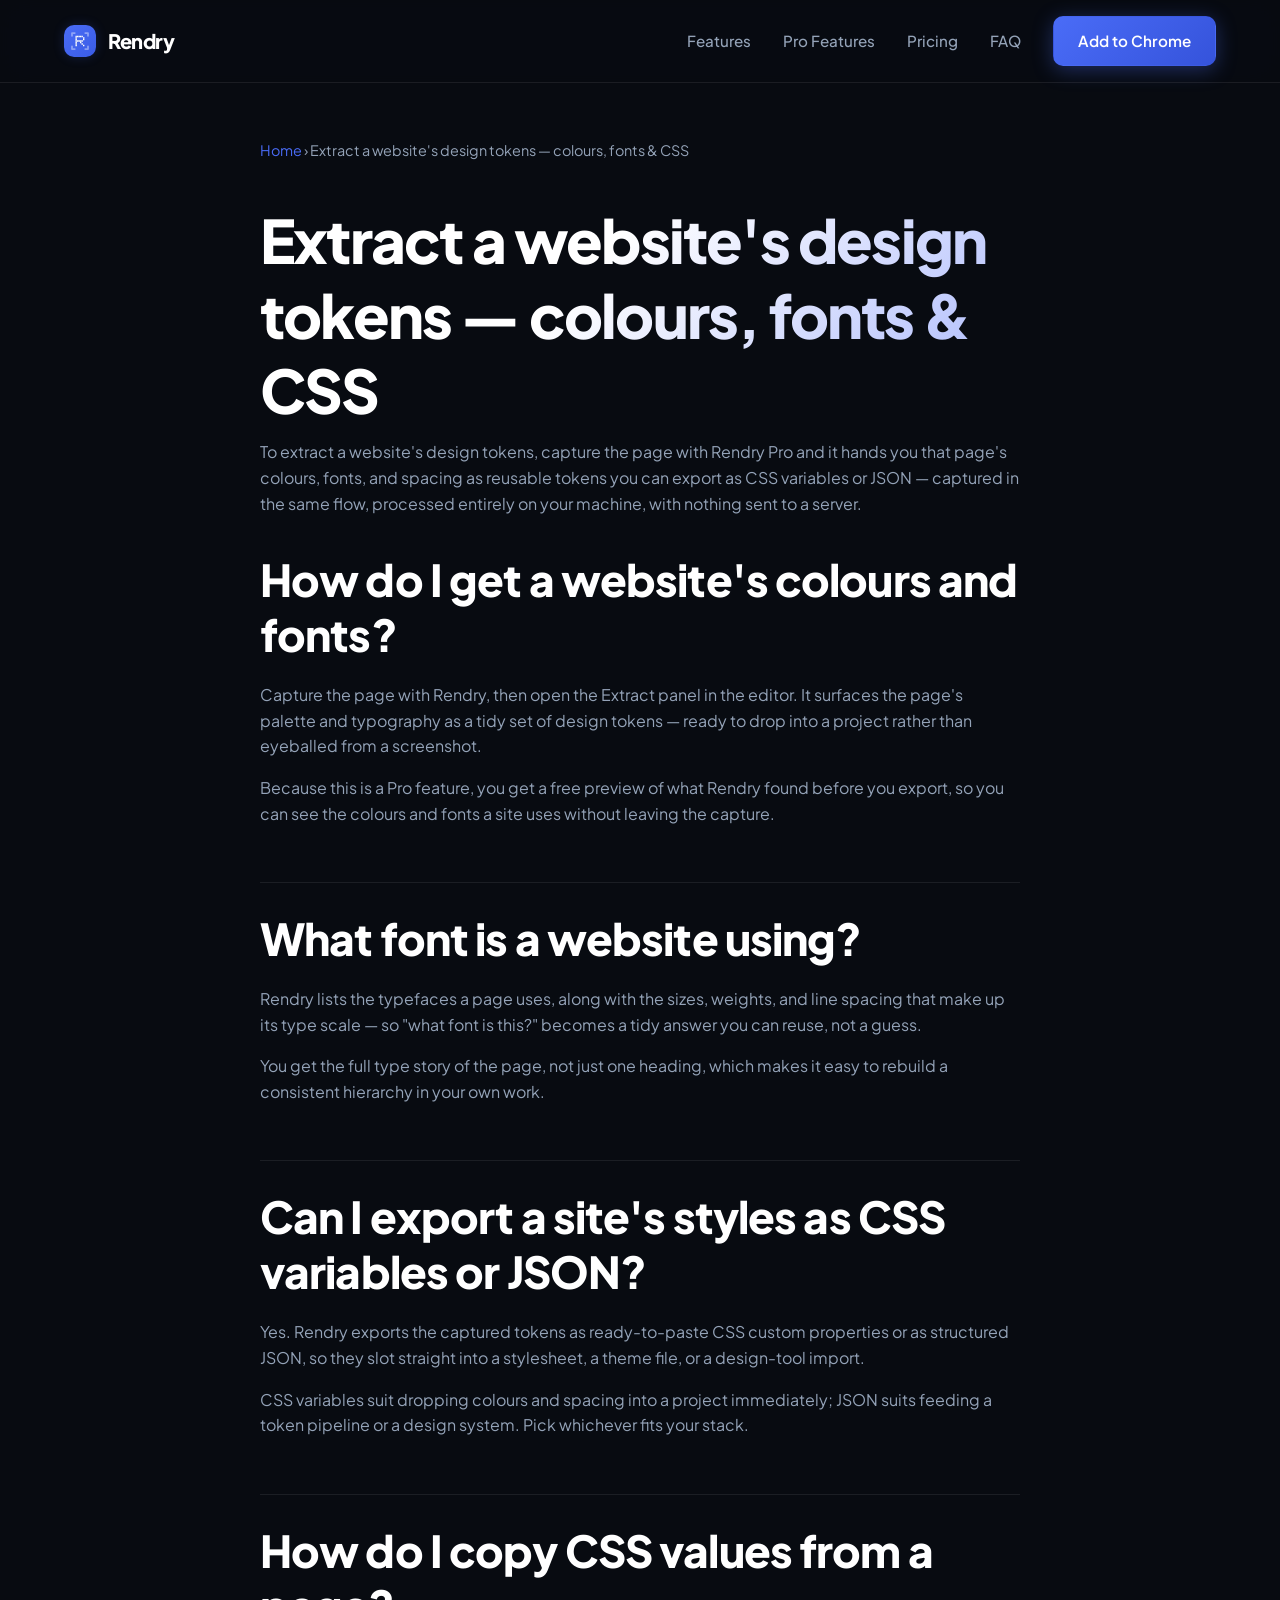
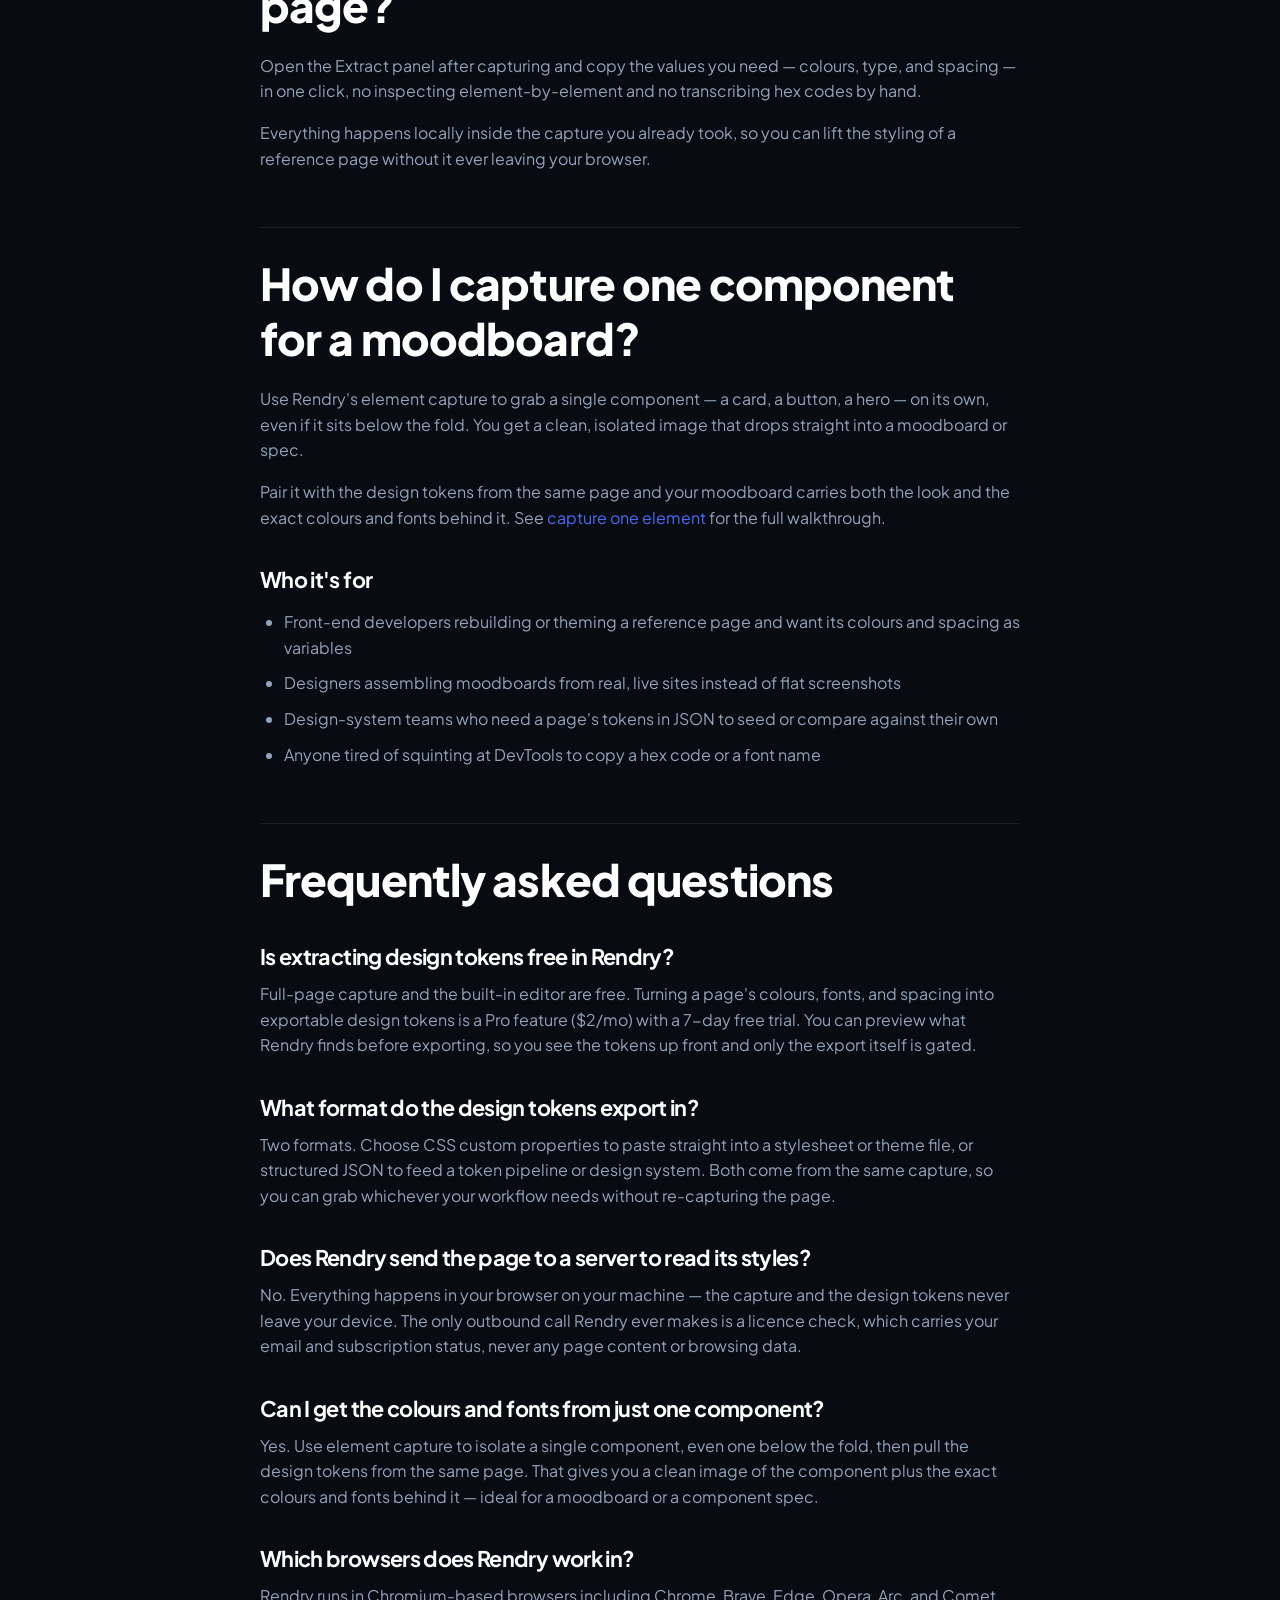
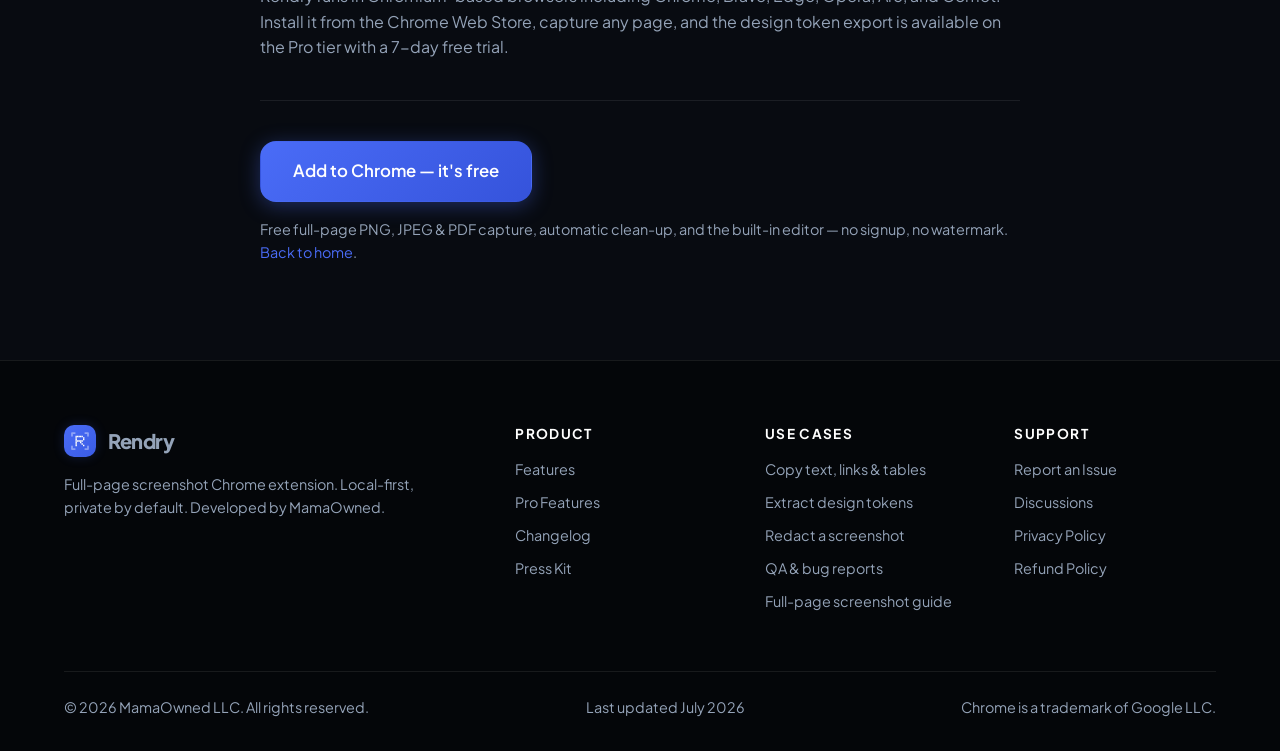
<file: uses/extract-design-tokens.html>
<!DOCTYPE html>
<html lang="en">
<head>
<meta charset="utf-8">
<meta name="viewport" content="width=device-width, initial-scale=1">
<title>Extract a Website's Design Tokens — Colours, Fonts &amp; CSS | Rendry</title>
<meta name="description" content="Grab any page's colours, fonts, and spacing as CSS variables or JSON, bundled right into your capture. Perfect for designers and front-end devs. Runs locally — no separate scraper, no upload.">
<meta name="theme-color" content="#4A6CF7">
<meta property="og:title" content="Extract a website's design tokens — colours, fonts &amp; CSS | Rendry">
<meta property="og:description" content="Grab any page's colours, fonts, and spacing as CSS variables or JSON, bundled right into your capture. Perfect for designers and front-end devs. Runs locally — no separate scraper, no upload.">
<meta property="og:type" content="article">
<meta property="og:url" content="https://rendry.app/uses/extract-design-tokens">
<meta property="og:image" content="https://rendry.app/assets/og-image.jpg">
<meta name="twitter:card" content="summary_large_image">
<link rel="icon" type="image/png" sizes="32x32" href="/assets/icons/icon-32.png">
<link rel="icon" type="image/png" sizes="128x128" href="/assets/icons/icon-128.png">
<link rel="apple-touch-icon" href="/assets/icons/icon-128.png">
<link rel="canonical" href="https://rendry.app/uses/extract-design-tokens">
<link rel="stylesheet" href="/styles.css?v=20261001">
<script type="application/ld+json">
{
  "@context": "https://schema.org",
  "@type": "Article",
  "headline": "Extract a website's design tokens — colours, fonts & CSS",
  "description": "Grab any page's colours, fonts, and spacing as CSS variables or JSON, bundled right into your capture. Perfect for designers and front-end devs. Runs locally — no separate scraper, no upload.",
  "datePublished": "2026-06-28",
  "dateModified": "2026-07-19",
  "author": {
    "@type": "Organization",
    "name": "MamaOwned LLC",
    "url": "https://rendry.app/"
  },
  "publisher": {
    "@type": "Organization",
    "name": "MamaOwned LLC",
    "url": "https://rendry.app/"
  },
  "mainEntityOfPage": "https://rendry.app/uses/extract-design-tokens",
  "image": "https://rendry.app/assets/og-image.jpg"
}
</script>
<script type="application/ld+json">
{
  "@context": "https://schema.org",
  "@type": "BreadcrumbList",
  "itemListElement": [
    {
      "@type": "ListItem",
      "position": 1,
      "name": "Home",
      "item": "https://rendry.app/"
    },
    {
      "@type": "ListItem",
      "position": 2,
      "name": "Extract a website's design tokens — colours, fonts & CSS",
      "item": "https://rendry.app/uses/extract-design-tokens"
    }
  ]
}
</script>
<script type="application/ld+json">
{
  "@context": "https://schema.org",
  "@type": "FAQPage",
  "mainEntity": [
    {
      "@type": "Question",
      "name": "Is extracting design tokens free in Rendry?",
      "acceptedAnswer": {
        "@type": "Answer",
        "text": "Full-page capture and the built-in editor are free. Turning a page's colours, fonts, and spacing into exportable design tokens is a Pro feature ($2/mo) with a 7-day free trial. You can preview what Rendry finds before exporting, so you see the tokens up front and only the export itself is gated."
      }
    },
    {
      "@type": "Question",
      "name": "What format do the design tokens export in?",
      "acceptedAnswer": {
        "@type": "Answer",
        "text": "Two formats. Choose CSS custom properties to paste straight into a stylesheet or theme file, or structured JSON to feed a token pipeline or design system. Both come from the same capture, so you can grab whichever your workflow needs without re-capturing the page."
      }
    },
    {
      "@type": "Question",
      "name": "Does Rendry send the page to a server to read its styles?",
      "acceptedAnswer": {
        "@type": "Answer",
        "text": "No. Everything happens in your browser on your machine — the capture and the design tokens never leave your device. The only outbound call Rendry ever makes is a licence check, which carries your email and subscription status, never any page content or browsing data."
      }
    },
    {
      "@type": "Question",
      "name": "Can I get the colours and fonts from just one component?",
      "acceptedAnswer": {
        "@type": "Answer",
        "text": "Yes. Use element capture to isolate a single component, even one below the fold, then pull the design tokens from the same page. That gives you a clean image of the component plus the exact colours and fonts behind it — ideal for a moodboard or a component spec."
      }
    },
    {
      "@type": "Question",
      "name": "Which browsers does Rendry work in?",
      "acceptedAnswer": {
        "@type": "Answer",
        "text": "Rendry runs in Chromium-based browsers including Chrome, Brave, Edge, Opera, Arc, and Comet. Install it from the Chrome Web Store, capture any page, and the design token export is available on the Pro tier with a 7-day free trial."
      }
    }
  ]
}
</script>
</head>
<body>

<header class="site-header">
  <div class="container">
    <a class="brand" href="/">
      <img src="/assets/logo.svg" alt="Rendry logo" width="32" height="32">
      Rendry
    </a>
    <nav class="nav">
      <a class="nav-link" href="/#features">Features</a>
      <a class="nav-link" href="/#pro-features">Pro Features</a>
      <a class="nav-link" href="/#pricing">Pricing</a>
      <a class="nav-link" href="/#faq">FAQ</a>
      <a class="btn btn-primary" href="https://chromewebstore.google.com/detail/rendry/naobjfpheeabjhmmjhoabikmejgnfejn" target="_blank" rel="noopener">Add to Chrome</a>
    </nav>
  </div>
</header>

<main class="container">
<article class="prose">
<p class="meta"><a href="/">Home</a> &rsaquo; Extract a website's design tokens — colours, fonts &amp; CSS</p>
<h1>Extract a website's design tokens — colours, fonts &amp; CSS</h1>
<p>To extract a website's design tokens, capture the page with Rendry Pro and it hands you that page's colours, fonts, and spacing as reusable tokens you can export as CSS variables or JSON — captured in the same flow, processed entirely on your machine, with nothing sent to a server.</p>

<h2>How do I get a website's colours and fonts?</h2>
<p>Capture the page with Rendry, then open the Extract panel in the editor. It surfaces the page's palette and typography as a tidy set of design tokens — ready to drop into a project rather than eyeballed from a screenshot.</p>
<p>Because this is a Pro feature, you get a free preview of what Rendry found before you export, so you can see the colours and fonts a site uses without leaving the capture.</p>

<h2>What font is a website using?</h2>
<p>Rendry lists the typefaces a page uses, along with the sizes, weights, and line spacing that make up its type scale — so "what font is this?" becomes a tidy answer you can reuse, not a guess.</p>
<p>You get the full type story of the page, not just one heading, which makes it easy to rebuild a consistent hierarchy in your own work.</p>

<h2>Can I export a site's styles as CSS variables or JSON?</h2>
<p>Yes. Rendry exports the captured tokens as ready-to-paste CSS custom properties or as structured JSON, so they slot straight into a stylesheet, a theme file, or a design-tool import.</p>
<p>CSS variables suit dropping colours and spacing into a project immediately; JSON suits feeding a token pipeline or a design system. Pick whichever fits your stack.</p>

<h2>How do I copy CSS values from a page?</h2>
<p>Open the Extract panel after capturing and copy the values you need — colours, type, and spacing — in one click, no inspecting element-by-element and no transcribing hex codes by hand.</p>
<p>Everything happens locally inside the capture you already took, so you can lift the styling of a reference page without it ever leaving your browser.</p>

<h2>How do I capture one component for a moodboard?</h2>
<p>Use Rendry's element capture to grab a single component — a card, a button, a hero — on its own, even if it sits below the fold. You get a clean, isolated image that drops straight into a moodboard or spec.</p>
<p>Pair it with the design tokens from the same page and your moodboard carries both the look and the exact colours and fonts behind it. See <a href="/uses/screenshot-one-element">capture one element</a> for the full walkthrough.</p>

<h3>Who it's for</h3>
<ul>
<li>Front-end developers rebuilding or theming a reference page and want its colours and spacing as variables</li>
<li>Designers assembling moodboards from real, live sites instead of flat screenshots</li>
<li>Design-system teams who need a page's tokens in JSON to seed or compare against their own</li>
<li>Anyone tired of squinting at DevTools to copy a hex code or a font name</li>
</ul>

<h2>Frequently asked questions</h2>
<h3>Is extracting design tokens free in Rendry?</h3>
<p>Full-page capture and the built-in editor are free. Turning a page's colours, fonts, and spacing into exportable design tokens is a Pro feature ($2/mo) with a 7-day free trial. You can preview what Rendry finds before exporting, so you see the tokens up front and only the export itself is gated.</p>
<h3>What format do the design tokens export in?</h3>
<p>Two formats. Choose CSS custom properties to paste straight into a stylesheet or theme file, or structured JSON to feed a token pipeline or design system. Both come from the same capture, so you can grab whichever your workflow needs without re-capturing the page.</p>
<h3>Does Rendry send the page to a server to read its styles?</h3>
<p>No. Everything happens in your browser on your machine — the capture and the design tokens never leave your device. The only outbound call Rendry ever makes is a licence check, which carries your email and subscription status, never any page content or browsing data.</p>
<h3>Can I get the colours and fonts from just one component?</h3>
<p>Yes. Use element capture to isolate a single component, even one below the fold, then pull the design tokens from the same page. That gives you a clean image of the component plus the exact colours and fonts behind it — ideal for a moodboard or a component spec.</p>
<h3>Which browsers does Rendry work in?</h3>
<p>Rendry runs in Chromium-based browsers including Chrome, Brave, Edge, Opera, Arc, and Comet. Install it from the Chrome Web Store, capture any page, and the design token export is available on the Pro tier with a 7-day free trial.</p>
<hr>
<p><a class="btn btn-primary btn-lg" href="https://chromewebstore.google.com/detail/rendry/naobjfpheeabjhmmjhoabikmejgnfejn" target="_blank" rel="noopener">Add to Chrome — it's free</a></p>
<p class="meta">Free full-page PNG, JPEG &amp; PDF capture, automatic clean-up, and the built-in editor — no signup, no watermark. <a href="/">Back to home</a>.</p>
</article>
</main>

<footer class="site-footer">
  <div class="container">
    <div class="footer-grid">
      <div>
        <a class="brand" href="/" style="margin-bottom:16px;">
          <img src="/assets/logo.svg" alt="Rendry logo" width="32" height="32">
          Rendry
        </a>
        <p style="margin:0;max-width:360px;color:var(--text-muted);">
          Full-page screenshot Chrome extension. Local-first, private by default.
          Developed by <a href="https://github.com/mamaownedus" target="_blank" rel="noopener">MamaOwned</a>.
        </p>
      </div>
      <div>
        <h4>Product</h4>
        <ul>
          <li><a href="/#features">Features</a></li>
          <li><a href="/#pro-features">Pro Features</a></li>
          <li><a href="/changelog">Changelog</a></li>
          <li><a href="/press-kit">Press Kit</a></li>
        </ul>
      </div>
      <div>
        <h4>Use cases</h4>
        <ul>
          <li><a href="/uses/copy-text-from-webpage">Copy text, links &amp; tables</a></li>
          <li><a href="/uses/extract-design-tokens">Extract design tokens</a></li>
          <li><a href="/uses/redact-a-screenshot">Redact a screenshot</a></li>
          <li><a href="/uses/qa-testing">QA &amp; bug reports</a></li>
          <li><a href="/guides/full-page-screenshot-chrome">Full-page screenshot guide</a></li>
        </ul>
      </div>
      <div>
        <h4>Support</h4>
        <ul>
          <li><a href="https://github.com/mamaownedus/rendry-site/issues" target="_blank" rel="noopener">Report an Issue</a></li>
          <li><a href="https://github.com/mamaownedus/rendry-site/discussions" target="_blank" rel="noopener">Discussions</a></li>
          <li><a href="/privacy">Privacy Policy</a></li>
          <li><a href="/refunds">Refund Policy</a></li>
        </ul>
      </div>
    </div>
    <div class="legal">
      <span>&copy; <span id="year">2026</span> MamaOwned LLC. All rights reserved.</span>
      <span class="updated">Last updated July 2026</span>
      <span>Chrome is a trademark of Google LLC.</span>
    </div>
  </div>
</footer>

<script>
document.getElementById('year').textContent = new Date().getFullYear();
</script>

</body>
</html>
</file>
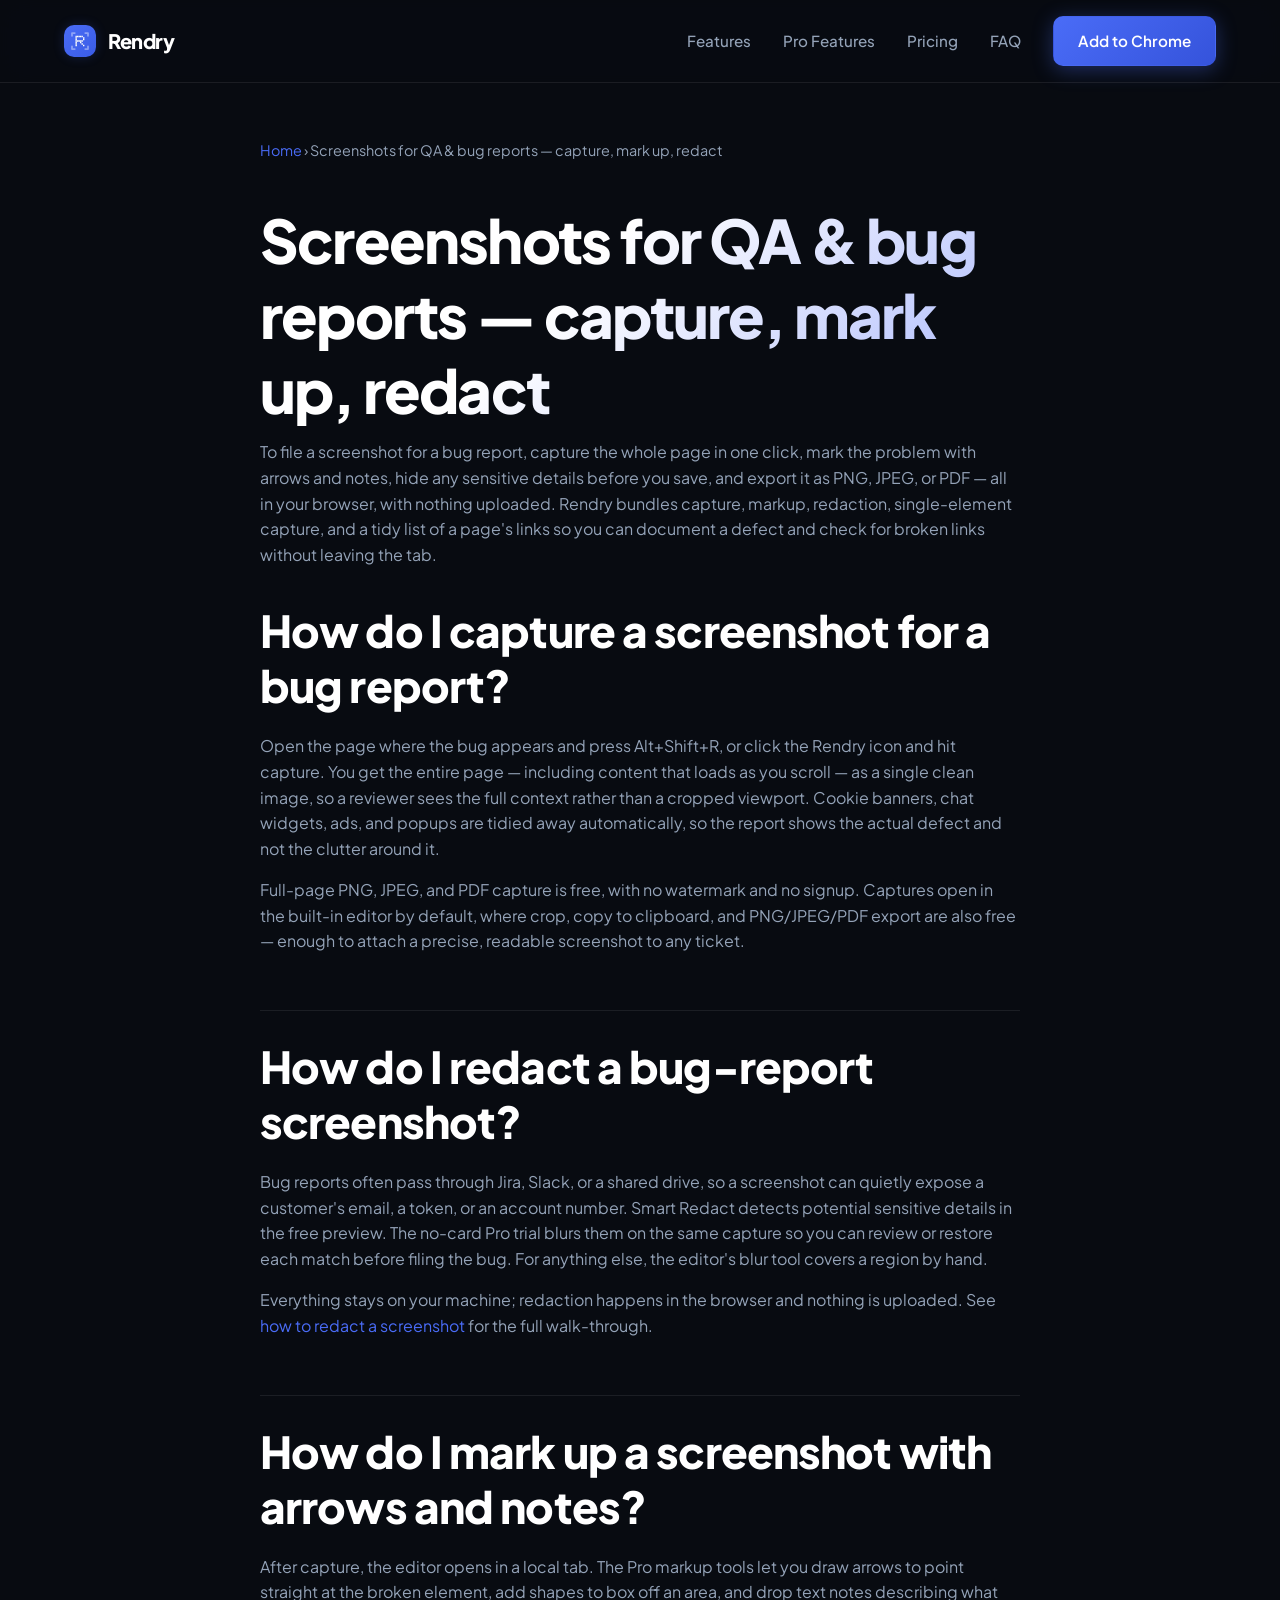
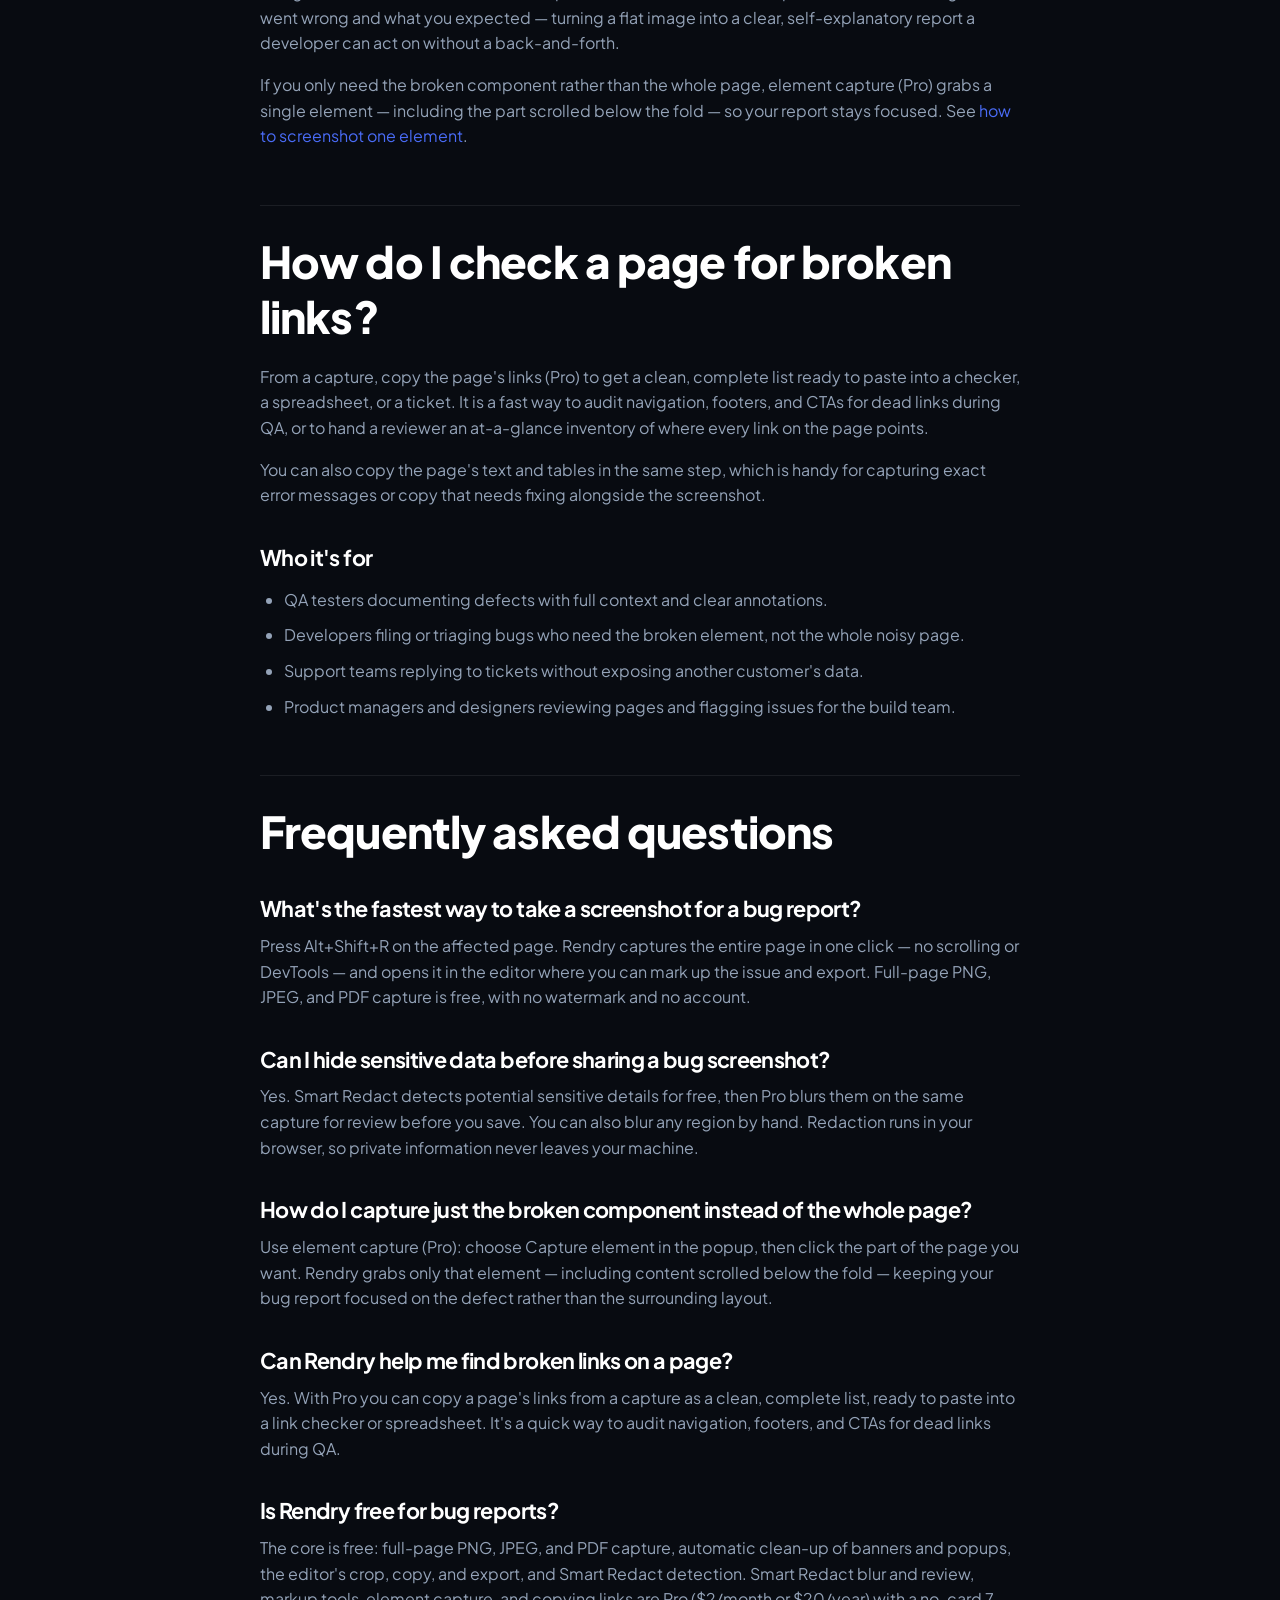
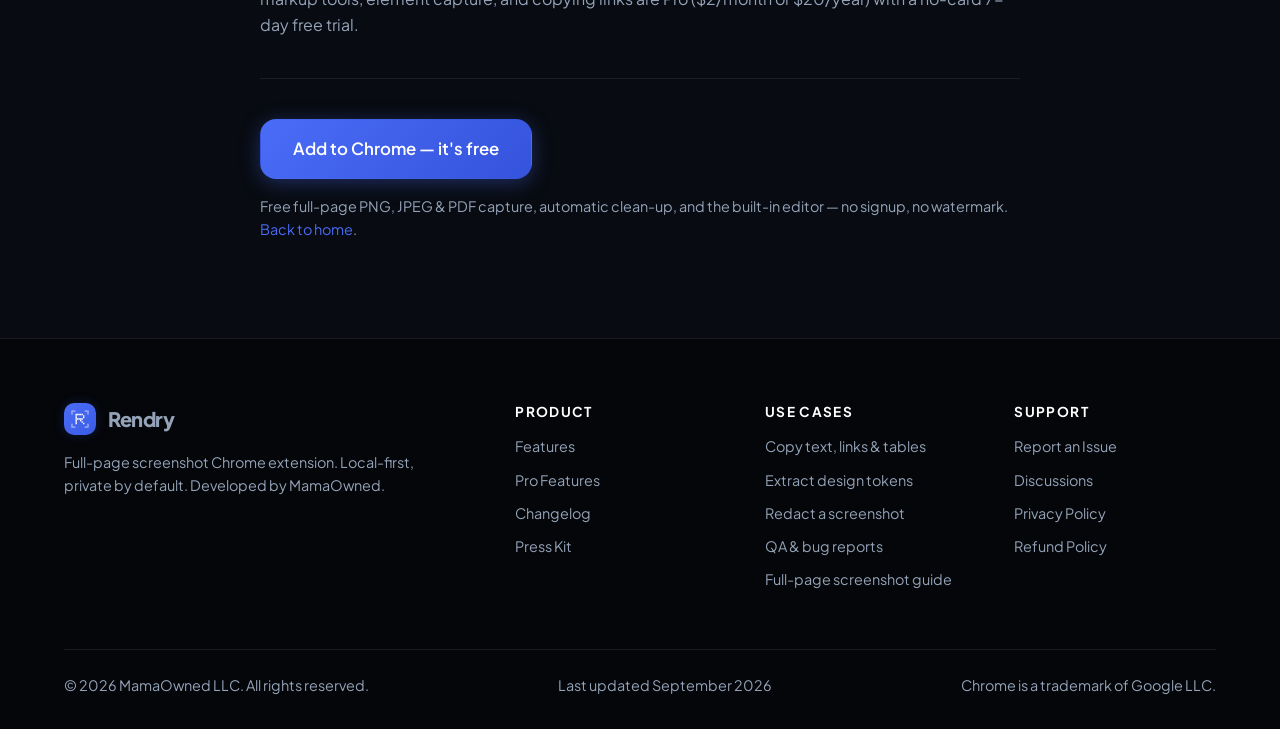
<file: uses/qa-testing.html>
<!DOCTYPE html>
<html lang="en">
<head>
<meta charset="utf-8">
<meta name="viewport" content="width=device-width, initial-scale=1">
<title>Screenshots for QA &amp; Bug Reports — Capture, Mark Up, Redact | Rendry</title>
<meta name="description" content="Capture the page, mark it up with arrows and notes, hide sensitive details, and file a clean bug report. Export every link to check for broken ones. Local-first, nothing uploaded.">
<meta name="theme-color" content="#4A6CF7">
<meta property="og:title" content="Screenshots for QA &amp; bug reports — capture, mark up, redact | Rendry">
<meta property="og:description" content="Capture the page, mark it up with arrows and notes, hide sensitive details, and file a clean bug report. Export every link to check for broken ones. Local-first, nothing uploaded.">
<meta property="og:type" content="article">
<meta property="og:url" content="https://rendry.app/uses/qa-testing">
<meta property="og:image" content="https://rendry.app/assets/og-image.jpg">
<meta name="twitter:card" content="summary_large_image">
<link rel="icon" type="image/png" sizes="32x32" href="/assets/icons/icon-32.png">
<link rel="icon" type="image/png" sizes="128x128" href="/assets/icons/icon-128.png">
<link rel="apple-touch-icon" href="/assets/icons/icon-128.png">
<link rel="canonical" href="https://rendry.app/uses/qa-testing">
<link rel="stylesheet" href="/styles.css?v=20261001">
<script type="application/ld+json">
{
  "@context": "https://schema.org",
  "@type": "Article",
  "headline": "Screenshots for QA & bug reports — capture, mark up, redact",
  "description": "Capture the page, mark it up with arrows and notes, hide sensitive details, and file a clean bug report. Export every link to check for broken ones. Local-first, nothing uploaded.",
  "datePublished": "2026-06-28",
  "dateModified": "2026-09-30",
  "author": {
    "@type": "Organization",
    "name": "MamaOwned LLC",
    "url": "https://rendry.app/"
  },
  "publisher": {
    "@type": "Organization",
    "name": "MamaOwned LLC",
    "url": "https://rendry.app/"
  },
  "mainEntityOfPage": "https://rendry.app/uses/qa-testing",
  "image": "https://rendry.app/assets/og-image.jpg"
}
</script>
<script type="application/ld+json">
{
  "@context": "https://schema.org",
  "@type": "BreadcrumbList",
  "itemListElement": [
    {
      "@type": "ListItem",
      "position": 1,
      "name": "Home",
      "item": "https://rendry.app/"
    },
    {
      "@type": "ListItem",
      "position": 2,
      "name": "Screenshots for QA & bug reports — capture, mark up, redact",
      "item": "https://rendry.app/uses/qa-testing"
    }
  ]
}
</script>
<script type="application/ld+json">
{
  "@context": "https://schema.org",
  "@type": "FAQPage",
  "mainEntity": [
    {
      "@type": "Question",
      "name": "What's the fastest way to take a screenshot for a bug report?",
      "acceptedAnswer": {
        "@type": "Answer",
        "text": "Press Alt+Shift+R on the affected page. Rendry captures the entire page in one click — no scrolling or DevTools — and opens it in the editor where you can mark up the issue and export. Full-page PNG, JPEG, and PDF capture is free, with no watermark and no account."
      }
    },
    {
      "@type": "Question",
      "name": "Can I hide sensitive data before sharing a bug screenshot?",
      "acceptedAnswer": {
        "@type": "Answer",
        "text": "Yes. Smart Redact detects potential sensitive details for free, then Pro blurs them on the same capture for review before you save. You can also blur any region by hand. Redaction runs in your browser, so private information never leaves your machine."
      }
    },
    {
      "@type": "Question",
      "name": "How do I capture just the broken component instead of the whole page?",
      "acceptedAnswer": {
        "@type": "Answer",
        "text": "Use element capture (Pro): choose Capture element in the popup, then click the part of the page you want. Rendry grabs only that element — including content scrolled below the fold — keeping your bug report focused on the defect rather than the surrounding layout."
      }
    },
    {
      "@type": "Question",
      "name": "Can Rendry help me find broken links on a page?",
      "acceptedAnswer": {
        "@type": "Answer",
        "text": "Yes. With Pro you can copy a page's links from a capture as a clean, complete list, ready to paste into a link checker or spreadsheet. It's a quick way to audit navigation, footers, and CTAs for dead links during QA."
      }
    },
    {
      "@type": "Question",
      "name": "Is Rendry free for bug reports?",
      "acceptedAnswer": {
        "@type": "Answer",
        "text": "The core is free: full-page PNG, JPEG, and PDF capture, automatic clean-up of banners and popups, the editor's crop, copy, and export, and Smart Redact detection. Smart Redact blur and review, markup tools, element capture, and copying links are Pro ($2/month or $20/year) with a no-card 7-day free trial."
      }
    }
  ]
}
</script>
</head>
<body>

<header class="site-header">
  <div class="container">
    <a class="brand" href="/">
      <img src="/assets/logo.svg" alt="Rendry logo" width="32" height="32">
      Rendry
    </a>
    <nav class="nav">
      <a class="nav-link" href="/#features">Features</a>
      <a class="nav-link" href="/#pro-features">Pro Features</a>
      <a class="nav-link" href="/#pricing">Pricing</a>
      <a class="nav-link" href="/#faq">FAQ</a>
      <a class="btn btn-primary" href="https://chromewebstore.google.com/detail/rendry/naobjfpheeabjhmmjhoabikmejgnfejn" target="_blank" rel="noopener">Add to Chrome</a>
    </nav>
  </div>
</header>

<main class="container">
<article class="prose">
<p class="meta"><a href="/">Home</a> &rsaquo; Screenshots for QA &amp; bug reports — capture, mark up, redact</p>
<h1>Screenshots for QA &amp; bug reports — capture, mark up, redact</h1>
<p>To file a screenshot for a bug report, capture the whole page in one click, mark the problem with arrows and notes, hide any sensitive details before you save, and export it as PNG, JPEG, or PDF — all in your browser, with nothing uploaded. Rendry bundles capture, markup, redaction, single-element capture, and a tidy list of a page's links so you can document a defect and check for broken links without leaving the tab.</p>

<h2>How do I capture a screenshot for a bug report?</h2>
<p>Open the page where the bug appears and press Alt+Shift+R, or click the Rendry icon and hit capture. You get the entire page — including content that loads as you scroll — as a single clean image, so a reviewer sees the full context rather than a cropped viewport. Cookie banners, chat widgets, ads, and popups are tidied away automatically, so the report shows the actual defect and not the clutter around it.</p>
<p>Full-page PNG, JPEG, and PDF capture is free, with no watermark and no signup. Captures open in the built-in editor by default, where crop, copy to clipboard, and PNG/JPEG/PDF export are also free — enough to attach a precise, readable screenshot to any ticket.</p>

<h2>How do I redact a bug-report screenshot?</h2>
<p>Bug reports often pass through Jira, Slack, or a shared drive, so a screenshot can quietly expose a customer's email, a token, or an account number. Smart Redact detects potential sensitive details in the free preview. The no-card Pro trial blurs them on the same capture so you can review or restore each match before filing the bug. For anything else, the editor's blur tool covers a region by hand.</p>
<p>Everything stays on your machine; redaction happens in the browser and nothing is uploaded. See <a href="/uses/redact-a-screenshot">how to redact a screenshot</a> for the full walk-through.</p>

<h2>How do I mark up a screenshot with arrows and notes?</h2>
<p>After capture, the editor opens in a local tab. The Pro markup tools let you draw arrows to point straight at the broken element, add shapes to box off an area, and drop text notes describing what went wrong and what you expected — turning a flat image into a clear, self-explanatory report a developer can act on without a back-and-forth.</p>
<p>If you only need the broken component rather than the whole page, element capture (Pro) grabs a single element — including the part scrolled below the fold — so your report stays focused. See <a href="/uses/screenshot-one-element">how to screenshot one element</a>.</p>

<h2>How do I check a page for broken links?</h2>
<p>From a capture, copy the page's links (Pro) to get a clean, complete list ready to paste into a checker, a spreadsheet, or a ticket. It is a fast way to audit navigation, footers, and CTAs for dead links during QA, or to hand a reviewer an at-a-glance inventory of where every link on the page points.</p>
<p>You can also copy the page's text and tables in the same step, which is handy for capturing exact error messages or copy that needs fixing alongside the screenshot.</p>

<h3>Who it's for</h3>
<ul>
<li>QA testers documenting defects with full context and clear annotations.</li>
<li>Developers filing or triaging bugs who need the broken element, not the whole noisy page.</li>
<li>Support teams replying to tickets without exposing another customer's data.</li>
<li>Product managers and designers reviewing pages and flagging issues for the build team.</li>
</ul>

<h2>Frequently asked questions</h2>
<h3>What's the fastest way to take a screenshot for a bug report?</h3>
<p>Press Alt+Shift+R on the affected page. Rendry captures the entire page in one click — no scrolling or DevTools — and opens it in the editor where you can mark up the issue and export. Full-page PNG, JPEG, and PDF capture is free, with no watermark and no account.</p>
<h3>Can I hide sensitive data before sharing a bug screenshot?</h3>
<p>Yes. Smart Redact detects potential sensitive details for free, then Pro blurs them on the same capture for review before you save. You can also blur any region by hand. Redaction runs in your browser, so private information never leaves your machine.</p>
<h3>How do I capture just the broken component instead of the whole page?</h3>
<p>Use element capture (Pro): choose Capture element in the popup, then click the part of the page you want. Rendry grabs only that element — including content scrolled below the fold — keeping your bug report focused on the defect rather than the surrounding layout.</p>
<h3>Can Rendry help me find broken links on a page?</h3>
<p>Yes. With Pro you can copy a page's links from a capture as a clean, complete list, ready to paste into a link checker or spreadsheet. It's a quick way to audit navigation, footers, and CTAs for dead links during QA.</p>
<h3>Is Rendry free for bug reports?</h3>
<p>The core is free: full-page PNG, JPEG, and PDF capture, automatic clean-up of banners and popups, the editor's crop, copy, and export, and Smart Redact detection. Smart Redact blur and review, markup tools, element capture, and copying links are Pro ($2/month or $20/year) with a no-card 7-day free trial.</p>
<hr>
<p><a class="btn btn-primary btn-lg" href="https://chromewebstore.google.com/detail/rendry/naobjfpheeabjhmmjhoabikmejgnfejn" target="_blank" rel="noopener">Add to Chrome — it's free</a></p>
<p class="meta">Free full-page PNG, JPEG &amp; PDF capture, automatic clean-up, and the built-in editor — no signup, no watermark. <a href="/">Back to home</a>.</p>
</article>
</main>

<footer class="site-footer">
  <div class="container">
    <div class="footer-grid">
      <div>
        <a class="brand" href="/" style="margin-bottom:16px;">
          <img src="/assets/logo.svg" alt="Rendry logo" width="32" height="32">
          Rendry
        </a>
        <p style="margin:0;max-width:360px;color:var(--text-muted);">
          Full-page screenshot Chrome extension. Local-first, private by default.
          Developed by <a href="https://github.com/mamaownedus" target="_blank" rel="noopener">MamaOwned</a>.
        </p>
      </div>
      <div>
        <h4>Product</h4>
        <ul>
          <li><a href="/#features">Features</a></li>
          <li><a href="/#pro-features">Pro Features</a></li>
          <li><a href="/changelog">Changelog</a></li>
          <li><a href="/press-kit">Press Kit</a></li>
        </ul>
      </div>
      <div>
        <h4>Use cases</h4>
        <ul>
          <li><a href="/uses/copy-text-from-webpage">Copy text, links &amp; tables</a></li>
          <li><a href="/uses/extract-design-tokens">Extract design tokens</a></li>
          <li><a href="/uses/redact-a-screenshot">Redact a screenshot</a></li>
          <li><a href="/uses/qa-testing">QA &amp; bug reports</a></li>
          <li><a href="/guides/full-page-screenshot-chrome">Full-page screenshot guide</a></li>
        </ul>
      </div>
      <div>
        <h4>Support</h4>
        <ul>
          <li><a href="https://github.com/mamaownedus/rendry-site/issues" target="_blank" rel="noopener">Report an Issue</a></li>
          <li><a href="https://github.com/mamaownedus/rendry-site/discussions" target="_blank" rel="noopener">Discussions</a></li>
          <li><a href="/privacy">Privacy Policy</a></li>
          <li><a href="/refunds">Refund Policy</a></li>
        </ul>
      </div>
    </div>
    <div class="legal">
      <span>&copy; <span id="year">2026</span> MamaOwned LLC. All rights reserved.</span>
      <span class="updated">Last updated September 2026</span>
      <span>Chrome is a trademark of Google LLC.</span>
    </div>
  </div>
</footer>

<script>
document.getElementById('year').textContent = new Date().getFullYear();
</script>

</body>
</html>
</file>
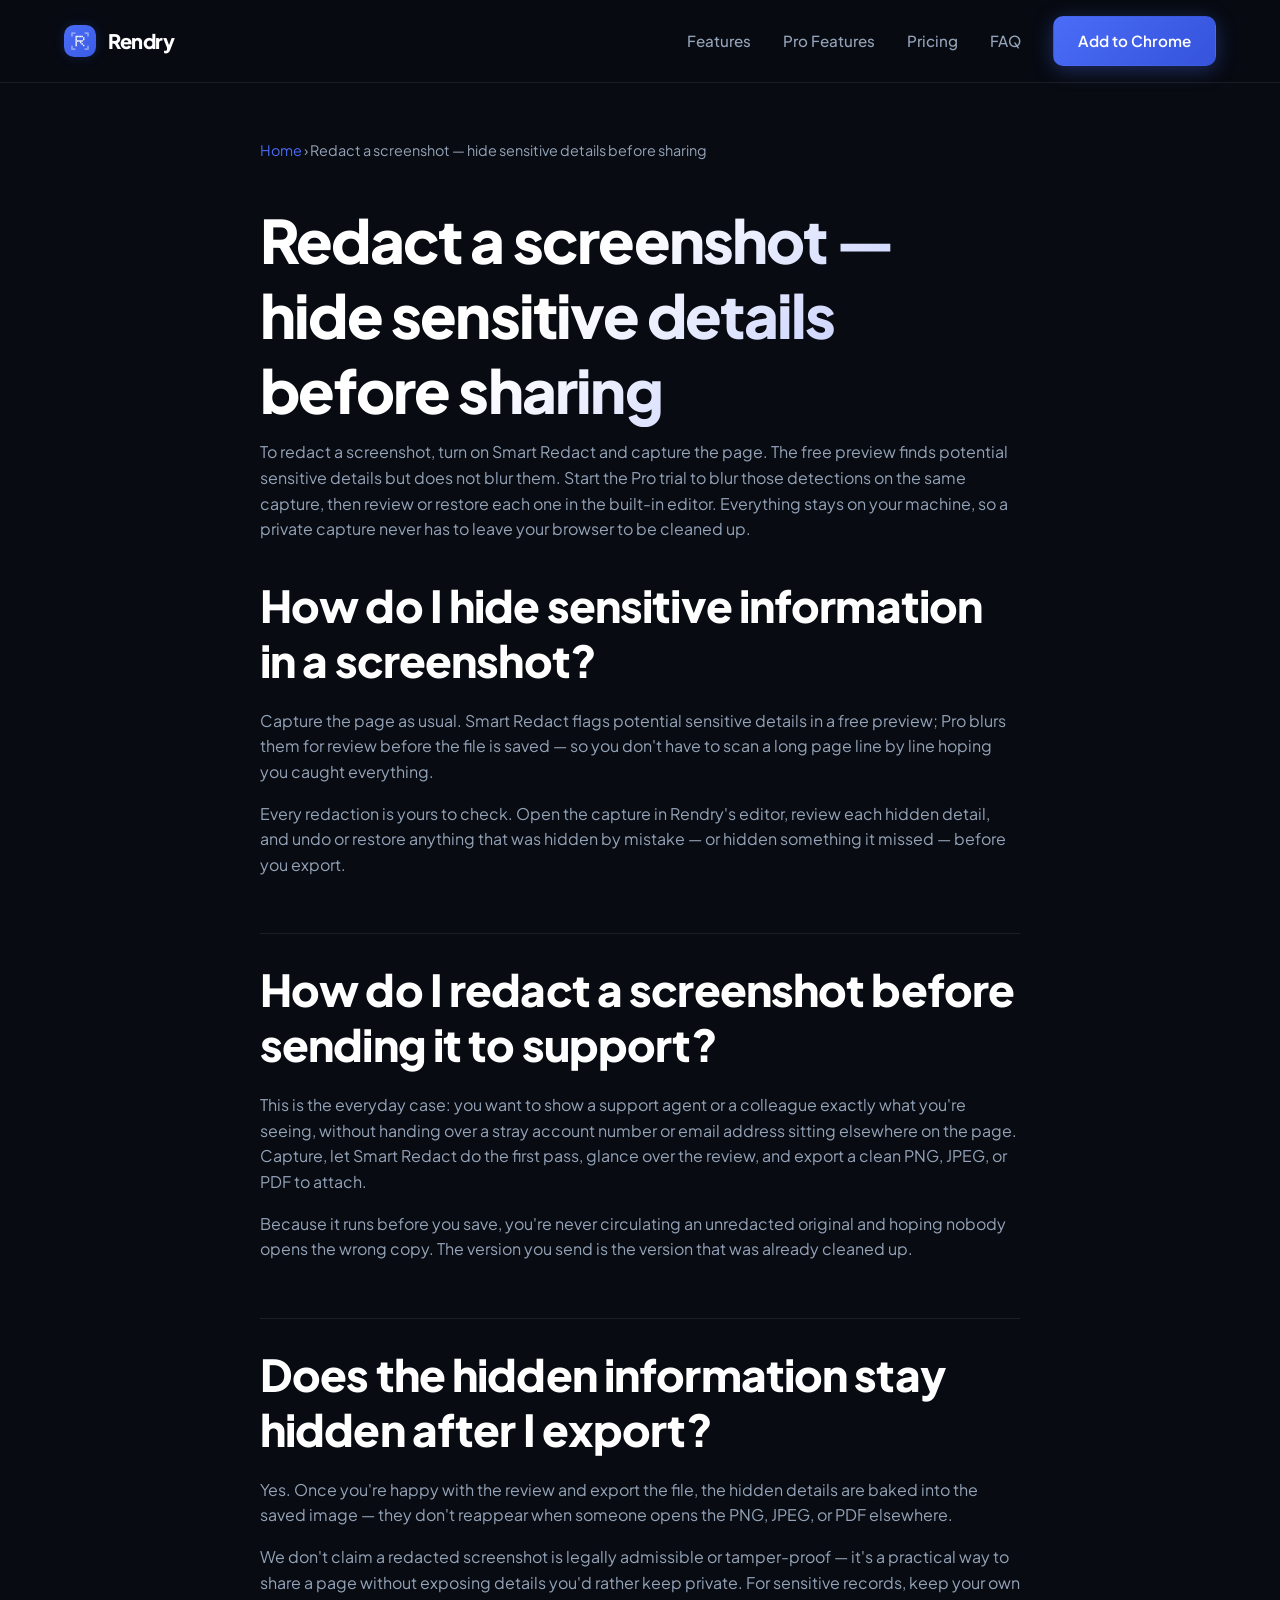
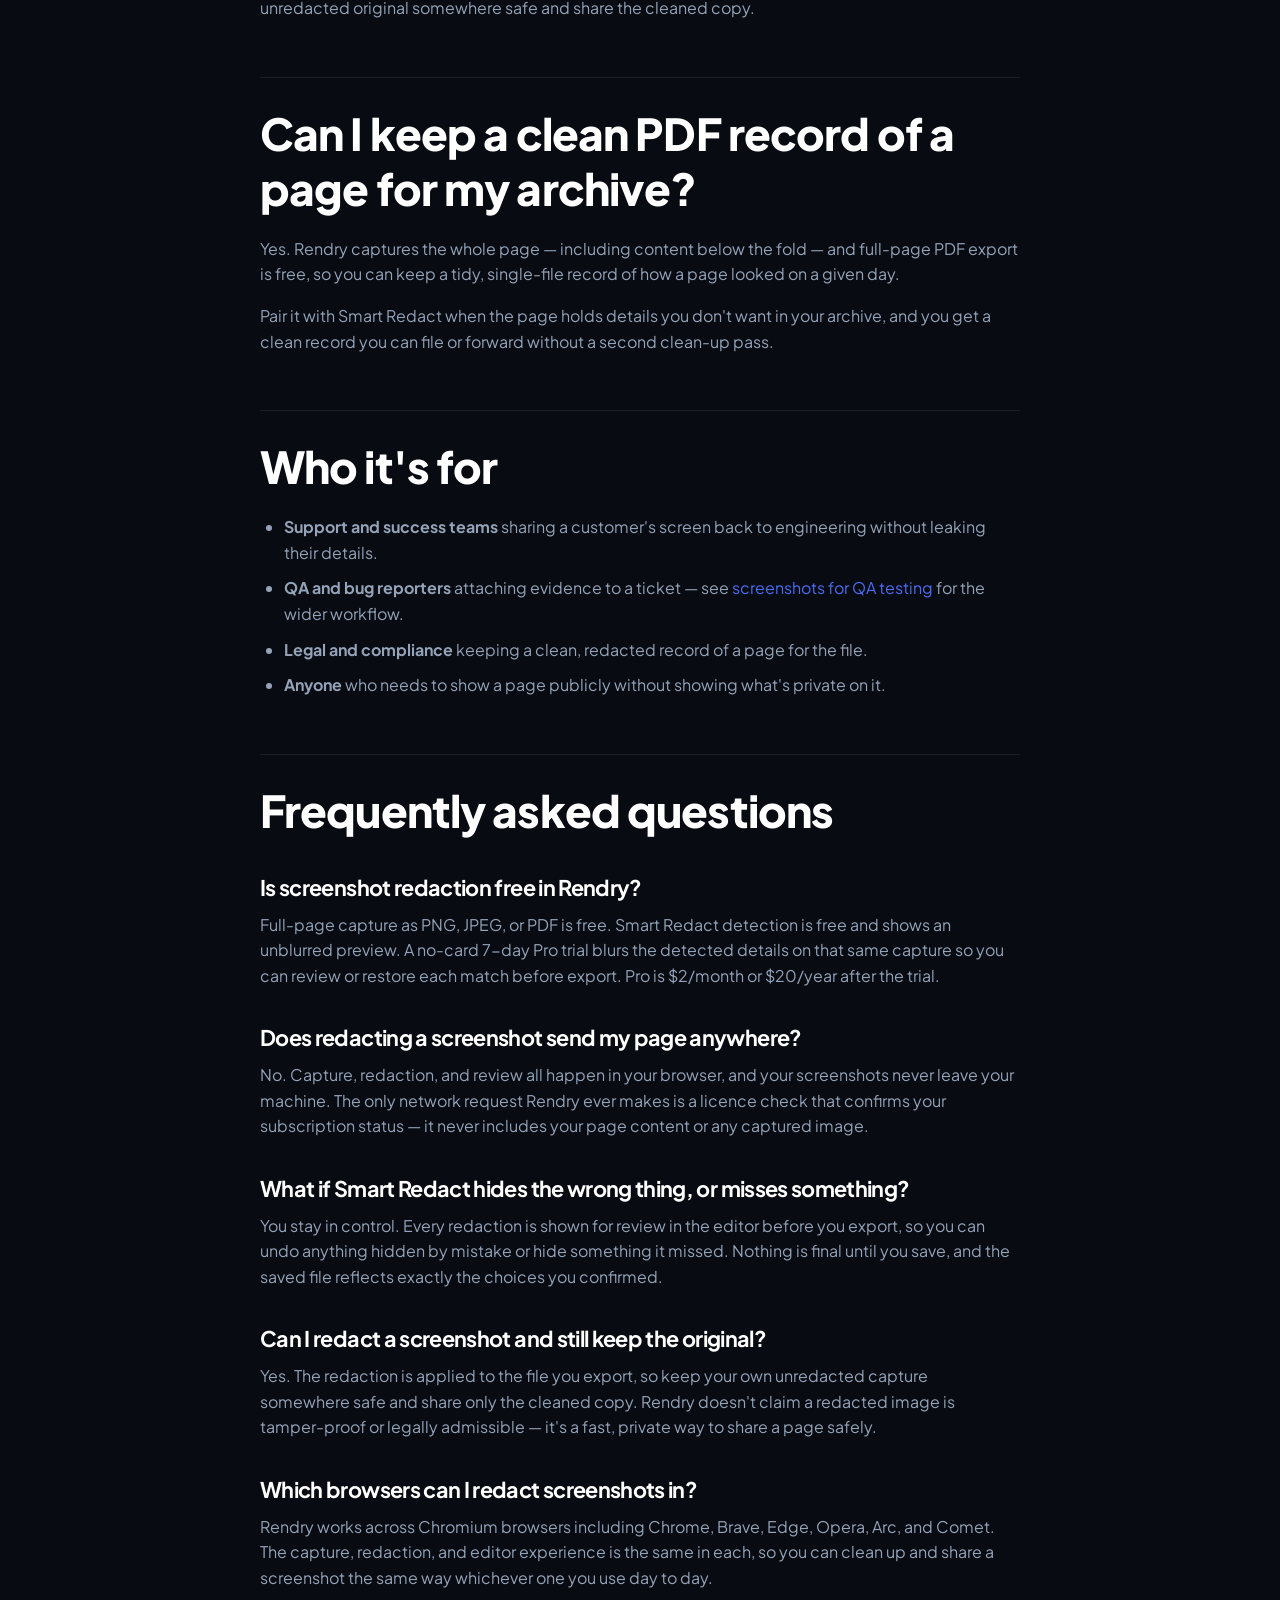
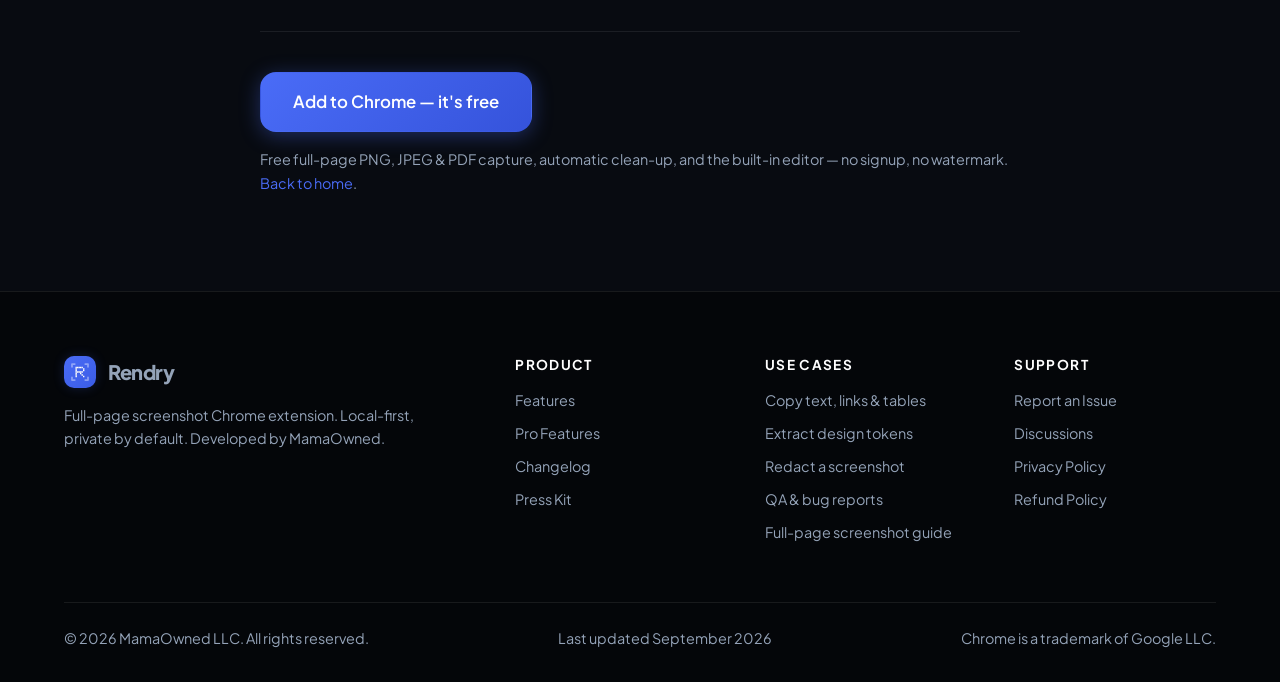
<file: uses/redact-a-screenshot.html>
<!DOCTYPE html>
<html lang="en">
<head>
<meta charset="utf-8">
<meta name="viewport" content="width=device-width, initial-scale=1">
<title>Redact a Screenshot — Hide Sensitive Details Before Sharing | Rendry</title>
<meta name="description" content="Detect sensitive details for free, then blur and review them with Pro before sharing. Keep a clean PDF record if you need one. Ideal for QA, support, and compliance. Everything stays on your machine.">
<meta name="theme-color" content="#4A6CF7">
<meta property="og:title" content="Redact a screenshot — hide sensitive details before sharing | Rendry">
<meta property="og:description" content="Detect sensitive details for free, then blur and review them with Pro before sharing. Keep a clean PDF record if you need one. Ideal for QA, support, and compliance. Everything stays on your machine.">
<meta property="og:type" content="article">
<meta property="og:url" content="https://rendry.app/uses/redact-a-screenshot">
<meta property="og:image" content="https://rendry.app/assets/og-image.jpg">
<meta name="twitter:card" content="summary_large_image">
<link rel="icon" type="image/png" sizes="32x32" href="/assets/icons/icon-32.png">
<link rel="icon" type="image/png" sizes="128x128" href="/assets/icons/icon-128.png">
<link rel="apple-touch-icon" href="/assets/icons/icon-128.png">
<link rel="canonical" href="https://rendry.app/uses/redact-a-screenshot">
<link rel="stylesheet" href="/styles.css?v=20261001">
<script type="application/ld+json">
{
  "@context": "https://schema.org",
  "@type": "Article",
  "headline": "Redact a screenshot — hide sensitive details before sharing",
  "description": "Detect sensitive details for free, then blur and review them with Pro before sharing. Keep a clean PDF record if you need one. Ideal for QA, support, and compliance. Everything stays on your machine.",
  "datePublished": "2026-06-28",
  "dateModified": "2026-09-30",
  "author": {
    "@type": "Organization",
    "name": "MamaOwned LLC",
    "url": "https://rendry.app/"
  },
  "publisher": {
    "@type": "Organization",
    "name": "MamaOwned LLC",
    "url": "https://rendry.app/"
  },
  "mainEntityOfPage": "https://rendry.app/uses/redact-a-screenshot",
  "image": "https://rendry.app/assets/og-image.jpg"
}
</script>
<script type="application/ld+json">
{
  "@context": "https://schema.org",
  "@type": "BreadcrumbList",
  "itemListElement": [
    {
      "@type": "ListItem",
      "position": 1,
      "name": "Home",
      "item": "https://rendry.app/"
    },
    {
      "@type": "ListItem",
      "position": 2,
      "name": "Redact a screenshot — hide sensitive details before sharing",
      "item": "https://rendry.app/uses/redact-a-screenshot"
    }
  ]
}
</script>
<script type="application/ld+json">
{
  "@context": "https://schema.org",
  "@type": "FAQPage",
  "mainEntity": [
    {
      "@type": "Question",
      "name": "Is screenshot redaction free in Rendry?",
      "acceptedAnswer": {
        "@type": "Answer",
        "text": "Full-page capture as PNG, JPEG, or PDF is free. Smart Redact detection is free and shows an unblurred preview. A no-card 7-day Pro trial blurs the detected details on that same capture so you can review or restore each match before export. Pro is $2/month or $20/year after the trial."
      }
    },
    {
      "@type": "Question",
      "name": "Does redacting a screenshot send my page anywhere?",
      "acceptedAnswer": {
        "@type": "Answer",
        "text": "No. Capture, redaction, and review all happen in your browser, and your screenshots never leave your machine. The only network request Rendry ever makes is a licence check that confirms your subscription status — it never includes your page content or any captured image."
      }
    },
    {
      "@type": "Question",
      "name": "What if Smart Redact hides the wrong thing, or misses something?",
      "acceptedAnswer": {
        "@type": "Answer",
        "text": "You stay in control. Every redaction is shown for review in the editor before you export, so you can undo anything hidden by mistake or hide something it missed. Nothing is final until you save, and the saved file reflects exactly the choices you confirmed."
      }
    },
    {
      "@type": "Question",
      "name": "Can I redact a screenshot and still keep the original?",
      "acceptedAnswer": {
        "@type": "Answer",
        "text": "Yes. The redaction is applied to the file you export, so keep your own unredacted capture somewhere safe and share only the cleaned copy. Rendry doesn't claim a redacted image is tamper-proof or legally admissible — it's a fast, private way to share a page safely."
      }
    },
    {
      "@type": "Question",
      "name": "Which browsers can I redact screenshots in?",
      "acceptedAnswer": {
        "@type": "Answer",
        "text": "Rendry works across Chromium browsers including Chrome, Brave, Edge, Opera, Arc, and Comet. The capture, redaction, and editor experience is the same in each, so you can clean up and share a screenshot the same way whichever one you use day to day."
      }
    }
  ]
}
</script>
</head>
<body>

<header class="site-header">
  <div class="container">
    <a class="brand" href="/">
      <img src="/assets/logo.svg" alt="Rendry logo" width="32" height="32">
      Rendry
    </a>
    <nav class="nav">
      <a class="nav-link" href="/#features">Features</a>
      <a class="nav-link" href="/#pro-features">Pro Features</a>
      <a class="nav-link" href="/#pricing">Pricing</a>
      <a class="nav-link" href="/#faq">FAQ</a>
      <a class="btn btn-primary" href="https://chromewebstore.google.com/detail/rendry/naobjfpheeabjhmmjhoabikmejgnfejn" target="_blank" rel="noopener">Add to Chrome</a>
    </nav>
  </div>
</header>

<main class="container">
<article class="prose">
<p class="meta"><a href="/">Home</a> &rsaquo; Redact a screenshot — hide sensitive details before sharing</p>
<h1>Redact a screenshot — hide sensitive details before sharing</h1>
<p>To redact a screenshot, turn on Smart Redact and capture the page. The free preview finds potential sensitive details but does not blur them. Start the Pro trial to blur those detections on the same capture, then review or restore each one in the built-in editor. Everything stays on your machine, so a private capture never has to leave your browser to be cleaned up.</p>

<h2>How do I hide sensitive information in a screenshot?</h2>
<p>Capture the page as usual. Smart Redact flags potential sensitive details in a free preview; Pro blurs them for review before the file is saved — so you don't have to scan a long page line by line hoping you caught everything.</p>
<p>Every redaction is yours to check. Open the capture in Rendry's editor, review each hidden detail, and undo or restore anything that was hidden by mistake — or hidden something it missed — before you export.</p>

<h2>How do I redact a screenshot before sending it to support?</h2>
<p>This is the everyday case: you want to show a support agent or a colleague exactly what you're seeing, without handing over a stray account number or email address sitting elsewhere on the page. Capture, let Smart Redact do the first pass, glance over the review, and export a clean PNG, JPEG, or PDF to attach.</p>
<p>Because it runs before you save, you're never circulating an unredacted original and hoping nobody opens the wrong copy. The version you send is the version that was already cleaned up.</p>

<h2>Does the hidden information stay hidden after I export?</h2>
<p>Yes. Once you're happy with the review and export the file, the hidden details are baked into the saved image — they don't reappear when someone opens the PNG, JPEG, or PDF elsewhere.</p>
<p>We don't claim a redacted screenshot is legally admissible or tamper-proof — it's a practical way to share a page without exposing details you'd rather keep private. For sensitive records, keep your own unredacted original somewhere safe and share the cleaned copy.</p>

<h2>Can I keep a clean PDF record of a page for my archive?</h2>
<p>Yes. Rendry captures the whole page — including content below the fold — and full-page PDF export is free, so you can keep a tidy, single-file record of how a page looked on a given day.</p>
<p>Pair it with Smart Redact when the page holds details you don't want in your archive, and you get a clean record you can file or forward without a second clean-up pass.</p>

<h2>Who it's for</h2>
<ul>
<li><strong>Support and success teams</strong> sharing a customer's screen back to engineering without leaking their details.</li>
<li><strong>QA and bug reporters</strong> attaching evidence to a ticket — see <a href="/uses/qa-testing">screenshots for QA testing</a> for the wider workflow.</li>
<li><strong>Legal and compliance</strong> keeping a clean, redacted record of a page for the file.</li>
<li><strong>Anyone</strong> who needs to show a page publicly without showing what's private on it.</li>
</ul>

<h2>Frequently asked questions</h2>
<h3>Is screenshot redaction free in Rendry?</h3>
<p>Full-page capture as PNG, JPEG, or PDF is free. Smart Redact detection is free and shows an unblurred preview. A no-card 7-day Pro trial blurs the detected details on that same capture so you can review or restore each match before export. Pro is $2/month or $20/year after the trial.</p>
<h3>Does redacting a screenshot send my page anywhere?</h3>
<p>No. Capture, redaction, and review all happen in your browser, and your screenshots never leave your machine. The only network request Rendry ever makes is a licence check that confirms your subscription status — it never includes your page content or any captured image.</p>
<h3>What if Smart Redact hides the wrong thing, or misses something?</h3>
<p>You stay in control. Every redaction is shown for review in the editor before you export, so you can undo anything hidden by mistake or hide something it missed. Nothing is final until you save, and the saved file reflects exactly the choices you confirmed.</p>
<h3>Can I redact a screenshot and still keep the original?</h3>
<p>Yes. The redaction is applied to the file you export, so keep your own unredacted capture somewhere safe and share only the cleaned copy. Rendry doesn't claim a redacted image is tamper-proof or legally admissible — it's a fast, private way to share a page safely.</p>
<h3>Which browsers can I redact screenshots in?</h3>
<p>Rendry works across Chromium browsers including Chrome, Brave, Edge, Opera, Arc, and Comet. The capture, redaction, and editor experience is the same in each, so you can clean up and share a screenshot the same way whichever one you use day to day.</p>
<hr>
<p><a class="btn btn-primary btn-lg" href="https://chromewebstore.google.com/detail/rendry/naobjfpheeabjhmmjhoabikmejgnfejn" target="_blank" rel="noopener">Add to Chrome — it's free</a></p>
<p class="meta">Free full-page PNG, JPEG &amp; PDF capture, automatic clean-up, and the built-in editor — no signup, no watermark. <a href="/">Back to home</a>.</p>
</article>
</main>

<footer class="site-footer">
  <div class="container">
    <div class="footer-grid">
      <div>
        <a class="brand" href="/" style="margin-bottom:16px;">
          <img src="/assets/logo.svg" alt="Rendry logo" width="32" height="32">
          Rendry
        </a>
        <p style="margin:0;max-width:360px;color:var(--text-muted);">
          Full-page screenshot Chrome extension. Local-first, private by default.
          Developed by <a href="https://github.com/mamaownedus" target="_blank" rel="noopener">MamaOwned</a>.
        </p>
      </div>
      <div>
        <h4>Product</h4>
        <ul>
          <li><a href="/#features">Features</a></li>
          <li><a href="/#pro-features">Pro Features</a></li>
          <li><a href="/changelog">Changelog</a></li>
          <li><a href="/press-kit">Press Kit</a></li>
        </ul>
      </div>
      <div>
        <h4>Use cases</h4>
        <ul>
          <li><a href="/uses/copy-text-from-webpage">Copy text, links &amp; tables</a></li>
          <li><a href="/uses/extract-design-tokens">Extract design tokens</a></li>
          <li><a href="/uses/redact-a-screenshot">Redact a screenshot</a></li>
          <li><a href="/uses/qa-testing">QA &amp; bug reports</a></li>
          <li><a href="/guides/full-page-screenshot-chrome">Full-page screenshot guide</a></li>
        </ul>
      </div>
      <div>
        <h4>Support</h4>
        <ul>
          <li><a href="https://github.com/mamaownedus/rendry-site/issues" target="_blank" rel="noopener">Report an Issue</a></li>
          <li><a href="https://github.com/mamaownedus/rendry-site/discussions" target="_blank" rel="noopener">Discussions</a></li>
          <li><a href="/privacy">Privacy Policy</a></li>
          <li><a href="/refunds">Refund Policy</a></li>
        </ul>
      </div>
    </div>
    <div class="legal">
      <span>&copy; <span id="year">2026</span> MamaOwned LLC. All rights reserved.</span>
      <span class="updated">Last updated September 2026</span>
      <span>Chrome is a trademark of Google LLC.</span>
    </div>
  </div>
</footer>

<script>
document.getElementById('year').textContent = new Date().getFullYear();
</script>

</body>
</html>
</file>
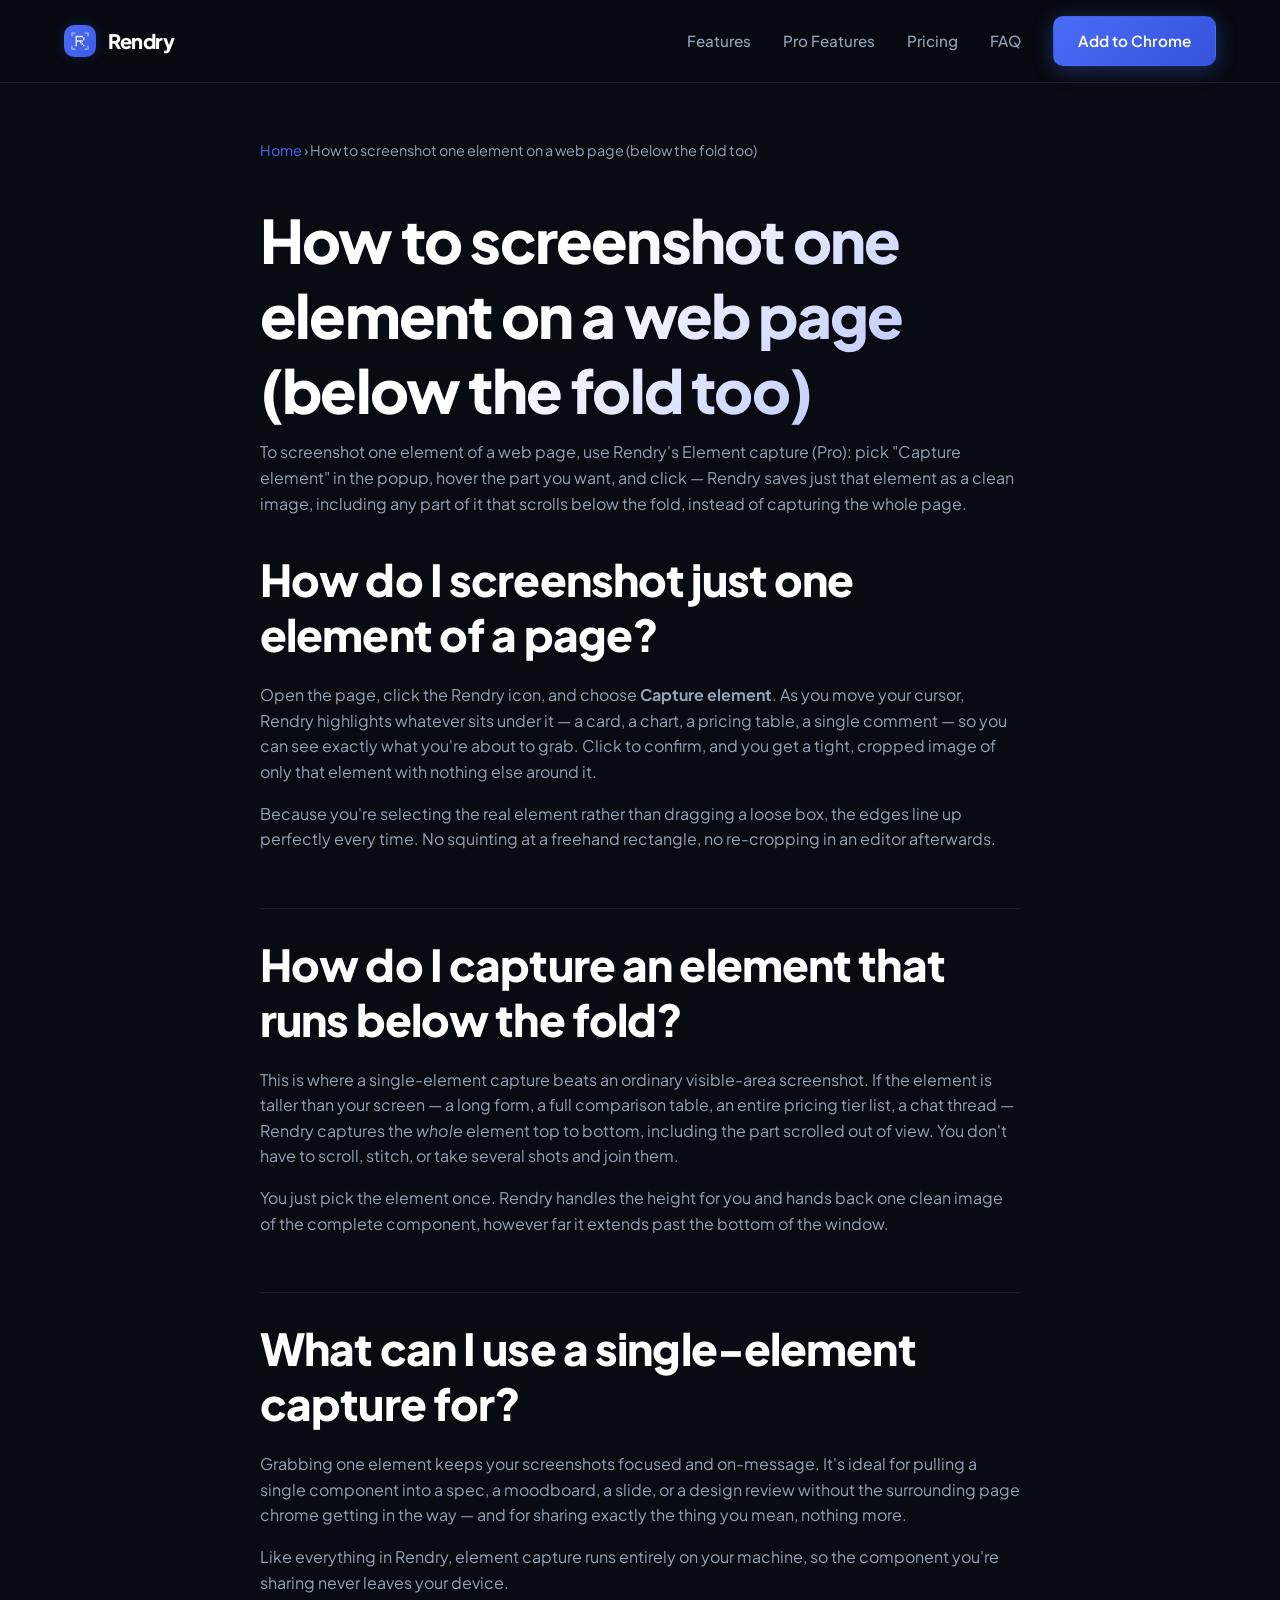
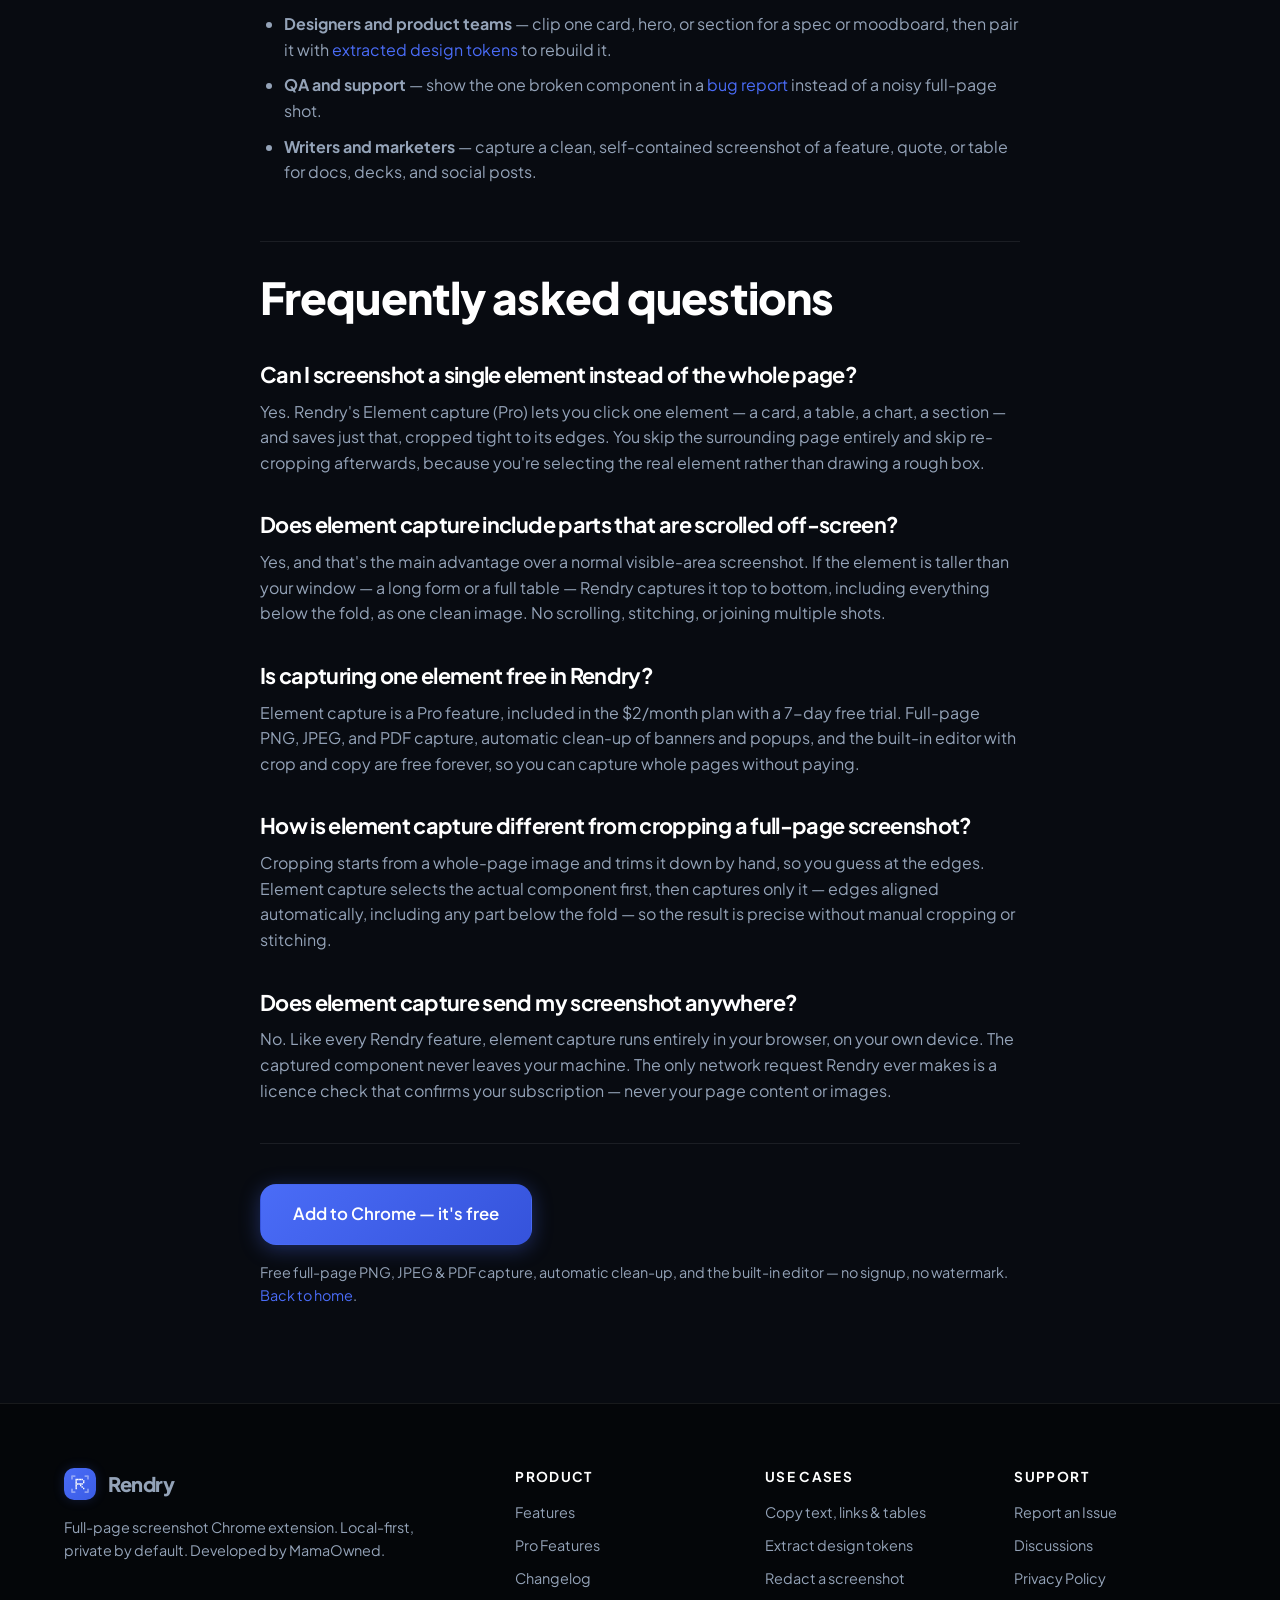
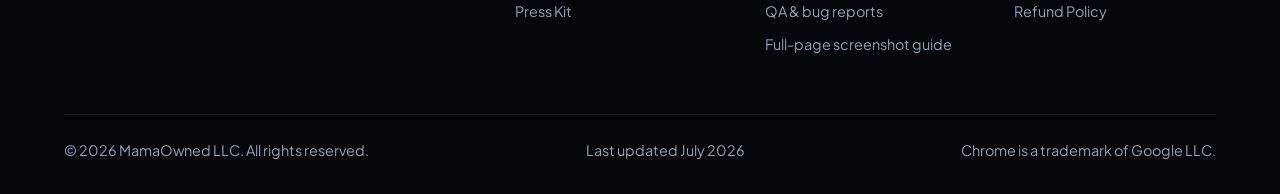
<file: uses/screenshot-one-element.html>
<!DOCTYPE html>
<html lang="en">
<head>
<meta charset="utf-8">
<meta name="viewport" content="width=device-width, initial-scale=1">
<title>How to Screenshot One Element on a Web Page (Below the Fold Too) | Rendry</title>
<meta name="description" content="Capture just one element of a page — including the part scrolled off-screen — instead of the whole page. Ideal for grabbing a single component for a spec, moodboard, or bug report. Local-first.">
<meta name="theme-color" content="#4A6CF7">
<meta property="og:title" content="How to screenshot one element on a web page (below the fold too) | Rendry">
<meta property="og:description" content="Capture just one element of a page — including the part scrolled off-screen — instead of the whole page. Ideal for grabbing a single component for a spec, moodboard, or bug report. Local-first.">
<meta property="og:type" content="article">
<meta property="og:url" content="https://rendry.app/uses/screenshot-one-element">
<meta property="og:image" content="https://rendry.app/assets/og-image.jpg">
<meta name="twitter:card" content="summary_large_image">
<link rel="icon" type="image/png" sizes="32x32" href="/assets/icons/icon-32.png">
<link rel="icon" type="image/png" sizes="128x128" href="/assets/icons/icon-128.png">
<link rel="apple-touch-icon" href="/assets/icons/icon-128.png">
<link rel="canonical" href="https://rendry.app/uses/screenshot-one-element">
<link rel="stylesheet" href="/styles.css?v=20261001">
<script type="application/ld+json">
{
  "@context": "https://schema.org",
  "@type": "Article",
  "headline": "How to screenshot one element on a web page (below the fold too)",
  "description": "Capture just one element of a page — including the part scrolled off-screen — instead of the whole page. Ideal for grabbing a single component for a spec, moodboard, or bug report. Local-first.",
  "datePublished": "2026-06-28",
  "dateModified": "2026-07-19",
  "author": {
    "@type": "Organization",
    "name": "MamaOwned LLC",
    "url": "https://rendry.app/"
  },
  "publisher": {
    "@type": "Organization",
    "name": "MamaOwned LLC",
    "url": "https://rendry.app/"
  },
  "mainEntityOfPage": "https://rendry.app/uses/screenshot-one-element",
  "image": "https://rendry.app/assets/og-image.jpg"
}
</script>
<script type="application/ld+json">
{
  "@context": "https://schema.org",
  "@type": "BreadcrumbList",
  "itemListElement": [
    {
      "@type": "ListItem",
      "position": 1,
      "name": "Home",
      "item": "https://rendry.app/"
    },
    {
      "@type": "ListItem",
      "position": 2,
      "name": "How to screenshot one element on a web page (below the fold too)",
      "item": "https://rendry.app/uses/screenshot-one-element"
    }
  ]
}
</script>
<script type="application/ld+json">
{
  "@context": "https://schema.org",
  "@type": "FAQPage",
  "mainEntity": [
    {
      "@type": "Question",
      "name": "Can I screenshot a single element instead of the whole page?",
      "acceptedAnswer": {
        "@type": "Answer",
        "text": "Yes. Rendry's Element capture (Pro) lets you click one element — a card, a table, a chart, a section — and saves just that, cropped tight to its edges. You skip the surrounding page entirely and skip re-cropping afterwards, because you're selecting the real element rather than drawing a rough box."
      }
    },
    {
      "@type": "Question",
      "name": "Does element capture include parts that are scrolled off-screen?",
      "acceptedAnswer": {
        "@type": "Answer",
        "text": "Yes, and that's the main advantage over a normal visible-area screenshot. If the element is taller than your window — a long form or a full table — Rendry captures it top to bottom, including everything below the fold, as one clean image. No scrolling, stitching, or joining multiple shots."
      }
    },
    {
      "@type": "Question",
      "name": "Is capturing one element free in Rendry?",
      "acceptedAnswer": {
        "@type": "Answer",
        "text": "Element capture is a Pro feature, included in the $2/month plan with a 7-day free trial. Full-page PNG, JPEG, and PDF capture, automatic clean-up of banners and popups, and the built-in editor with crop and copy are free forever, so you can capture whole pages without paying."
      }
    },
    {
      "@type": "Question",
      "name": "How is element capture different from cropping a full-page screenshot?",
      "acceptedAnswer": {
        "@type": "Answer",
        "text": "Cropping starts from a whole-page image and trims it down by hand, so you guess at the edges. Element capture selects the actual component first, then captures only it — edges aligned automatically, including any part below the fold — so the result is precise without manual cropping or stitching."
      }
    },
    {
      "@type": "Question",
      "name": "Does element capture send my screenshot anywhere?",
      "acceptedAnswer": {
        "@type": "Answer",
        "text": "No. Like every Rendry feature, element capture runs entirely in your browser, on your own device. The captured component never leaves your machine. The only network request Rendry ever makes is a licence check that confirms your subscription — never your page content or images."
      }
    }
  ]
}
</script>
<script type="application/ld+json">
{
  "@context": "https://schema.org",
  "@type": "HowTo",
  "name": "How to screenshot one element on a web page (below the fold too)",
  "step": [
    {
      "@type": "HowToStep",
      "name": "Open the page and the Rendry popup",
      "text": "Go to the page with the element you want, then click the Rendry icon in your browser toolbar."
    },
    {
      "@type": "HowToStep",
      "name": "Choose Capture element",
      "text": "Select \"Capture element\" in the popup to switch from full-page capture to single-element mode."
    },
    {
      "@type": "HowToStep",
      "name": "Hover and click the element",
      "text": "Move your cursor over the page so Rendry highlights the element under it, then click to select exactly the component you want."
    },
    {
      "@type": "HowToStep",
      "name": "Save your cropped capture",
      "text": "Rendry captures just that element — including any part below the fold — and you save or copy the clean, tightly cropped image."
    }
  ]
}
</script>
</head>
<body>

<header class="site-header">
  <div class="container">
    <a class="brand" href="/">
      <img src="/assets/logo.svg" alt="Rendry logo" width="32" height="32">
      Rendry
    </a>
    <nav class="nav">
      <a class="nav-link" href="/#features">Features</a>
      <a class="nav-link" href="/#pro-features">Pro Features</a>
      <a class="nav-link" href="/#pricing">Pricing</a>
      <a class="nav-link" href="/#faq">FAQ</a>
      <a class="btn btn-primary" href="https://chromewebstore.google.com/detail/rendry/naobjfpheeabjhmmjhoabikmejgnfejn" target="_blank" rel="noopener">Add to Chrome</a>
    </nav>
  </div>
</header>

<main class="container">
<article class="prose">
<p class="meta"><a href="/">Home</a> &rsaquo; How to screenshot one element on a web page (below the fold too)</p>
<h1>How to screenshot one element on a web page (below the fold too)</h1>
<p>To screenshot one element of a web page, use Rendry's Element capture (Pro): pick "Capture element" in the popup, hover the part you want, and click — Rendry saves just that element as a clean image, including any part of it that scrolls below the fold, instead of capturing the whole page.</p>

<h2>How do I screenshot just one element of a page?</h2>
<p>Open the page, click the Rendry icon, and choose <strong>Capture element</strong>. As you move your cursor, Rendry highlights whatever sits under it — a card, a chart, a pricing table, a single comment — so you can see exactly what you're about to grab. Click to confirm, and you get a tight, cropped image of only that element with nothing else around it.</p>
<p>Because you're selecting the real element rather than dragging a loose box, the edges line up perfectly every time. No squinting at a freehand rectangle, no re-cropping in an editor afterwards.</p>

<h2>How do I capture an element that runs below the fold?</h2>
<p>This is where a single-element capture beats an ordinary visible-area screenshot. If the element is taller than your screen — a long form, a full comparison table, an entire pricing tier list, a chat thread — Rendry captures the <em>whole</em> element top to bottom, including the part scrolled out of view. You don't have to scroll, stitch, or take several shots and join them.</p>
<p>You just pick the element once. Rendry handles the height for you and hands back one clean image of the complete component, however far it extends past the bottom of the window.</p>

<h2>What can I use a single-element capture for?</h2>
<p>Grabbing one element keeps your screenshots focused and on-message. It's ideal for pulling a single component into a spec, a moodboard, a slide, or a design review without the surrounding page chrome getting in the way — and for sharing exactly the thing you mean, nothing more.</p>
<p>Like everything in Rendry, element capture runs entirely on your machine, so the component you're sharing never leaves your device.</p>
<ul>
<li><strong>Designers and product teams</strong> — clip one card, hero, or section for a spec or moodboard, then pair it with <a href="/uses/extract-design-tokens">extracted design tokens</a> to rebuild it.</li>
<li><strong>QA and support</strong> — show the one broken component in a <a href="/uses/qa-testing">bug report</a> instead of a noisy full-page shot.</li>
<li><strong>Writers and marketers</strong> — capture a clean, self-contained screenshot of a feature, quote, or table for docs, decks, and social posts.</li>
</ul>

<h2>Frequently asked questions</h2>
<h3>Can I screenshot a single element instead of the whole page?</h3>
<p>Yes. Rendry's Element capture (Pro) lets you click one element — a card, a table, a chart, a section — and saves just that, cropped tight to its edges. You skip the surrounding page entirely and skip re-cropping afterwards, because you're selecting the real element rather than drawing a rough box.</p>
<h3>Does element capture include parts that are scrolled off-screen?</h3>
<p>Yes, and that's the main advantage over a normal visible-area screenshot. If the element is taller than your window — a long form or a full table — Rendry captures it top to bottom, including everything below the fold, as one clean image. No scrolling, stitching, or joining multiple shots.</p>
<h3>Is capturing one element free in Rendry?</h3>
<p>Element capture is a Pro feature, included in the $2/month plan with a 7-day free trial. Full-page PNG, JPEG, and PDF capture, automatic clean-up of banners and popups, and the built-in editor with crop and copy are free forever, so you can capture whole pages without paying.</p>
<h3>How is element capture different from cropping a full-page screenshot?</h3>
<p>Cropping starts from a whole-page image and trims it down by hand, so you guess at the edges. Element capture selects the actual component first, then captures only it — edges aligned automatically, including any part below the fold — so the result is precise without manual cropping or stitching.</p>
<h3>Does element capture send my screenshot anywhere?</h3>
<p>No. Like every Rendry feature, element capture runs entirely in your browser, on your own device. The captured component never leaves your machine. The only network request Rendry ever makes is a licence check that confirms your subscription — never your page content or images.</p>
<hr>
<p><a class="btn btn-primary btn-lg" href="https://chromewebstore.google.com/detail/rendry/naobjfpheeabjhmmjhoabikmejgnfejn" target="_blank" rel="noopener">Add to Chrome — it's free</a></p>
<p class="meta">Free full-page PNG, JPEG &amp; PDF capture, automatic clean-up, and the built-in editor — no signup, no watermark. <a href="/">Back to home</a>.</p>
</article>
</main>

<footer class="site-footer">
  <div class="container">
    <div class="footer-grid">
      <div>
        <a class="brand" href="/" style="margin-bottom:16px;">
          <img src="/assets/logo.svg" alt="Rendry logo" width="32" height="32">
          Rendry
        </a>
        <p style="margin:0;max-width:360px;color:var(--text-muted);">
          Full-page screenshot Chrome extension. Local-first, private by default.
          Developed by <a href="https://github.com/mamaownedus" target="_blank" rel="noopener">MamaOwned</a>.
        </p>
      </div>
      <div>
        <h4>Product</h4>
        <ul>
          <li><a href="/#features">Features</a></li>
          <li><a href="/#pro-features">Pro Features</a></li>
          <li><a href="/changelog">Changelog</a></li>
          <li><a href="/press-kit">Press Kit</a></li>
        </ul>
      </div>
      <div>
        <h4>Use cases</h4>
        <ul>
          <li><a href="/uses/copy-text-from-webpage">Copy text, links &amp; tables</a></li>
          <li><a href="/uses/extract-design-tokens">Extract design tokens</a></li>
          <li><a href="/uses/redact-a-screenshot">Redact a screenshot</a></li>
          <li><a href="/uses/qa-testing">QA &amp; bug reports</a></li>
          <li><a href="/guides/full-page-screenshot-chrome">Full-page screenshot guide</a></li>
        </ul>
      </div>
      <div>
        <h4>Support</h4>
        <ul>
          <li><a href="https://github.com/mamaownedus/rendry-site/issues" target="_blank" rel="noopener">Report an Issue</a></li>
          <li><a href="https://github.com/mamaownedus/rendry-site/discussions" target="_blank" rel="noopener">Discussions</a></li>
          <li><a href="/privacy">Privacy Policy</a></li>
          <li><a href="/refunds">Refund Policy</a></li>
        </ul>
      </div>
    </div>
    <div class="legal">
      <span>&copy; <span id="year">2026</span> MamaOwned LLC. All rights reserved.</span>
      <span class="updated">Last updated July 2026</span>
      <span>Chrome is a trademark of Google LLC.</span>
    </div>
  </div>
</footer>

<script>
document.getElementById('year').textContent = new Date().getFullYear();
</script>

</body>
</html>
</file>
<file: styles.css>
@import url('https://fonts.googleapis.com/css2?family=Plus+Jakarta+Sans:wght@300;400;500;600;700;800&display=swap');

:root {
  /* Core Design Tokens - Tier 1 & 2 (Dark Slate / Neon Theme) */
  --bg-dark: #080b11;
  --bg-darker: #040609;
  --bg-card: #0f1624;
  --bg-card-hover: #151e30;
  --border-color: rgba(255, 255, 255, 0.08);
  --border-color-hover: rgba(74, 108, 247, 0.4);
  --text-main: #f8fafc;
  --text-muted: #94a3b8;
  --blue: #4A6CF7;
  --blue-hover: #3b5bdb;
  --blue-glow: rgba(74, 108, 247, 0.35);
  --purple: #818cf8;
  --purple-glow: rgba(129, 140, 248, 0.2);
  --success: #10b981;
  --danger: #ef4444;
  --radius: 16px;
  --radius-sm: 10px;
  --max-w: 1200px;
  
  --shadow-sm: 0 2px 8px rgba(0, 0, 0, 0.3);
  --shadow-md: 0 8px 24px rgba(0, 0, 0, 0.4), 0 0 0 1px rgba(255, 255, 255, 0.05);
  --shadow-lg: 0 20px 48px rgba(0, 0, 0, 0.5), 0 0 0 1px rgba(255, 255, 255, 0.08);
}

* {
  box-sizing: border-box;
}

html {
  scroll-behavior: smooth;
  scroll-padding-top: 96px;
}

body {
  margin: 0;
  font-family: 'Plus Jakarta Sans', system-ui, -apple-system, sans-serif;
  font-size: 16px;
  line-height: 1.6;
  color: var(--text-main);
  background: var(--bg-dark);
  -webkit-font-smoothing: antialiased;
  text-rendering: optimizeLegibility;
}

img {
  max-width: 100%;
  height: auto;
  display: block;
}

a {
  color: var(--blue);
  text-decoration: none;
  transition: color 0.15s ease;
}
a:hover {
  color: var(--purple);
  text-decoration: none;
}

h1, h2, h3, h4 {
  color: #ffffff;
  line-height: 1.25;
  margin: 0 0 0.5em;
  letter-spacing: -0.03em;
}
h1 {
  font-size: clamp(2.25rem, 5vw, 3.75rem);
  font-weight: 800;
}
h2 {
  font-size: clamp(1.75rem, 4vw, 2.75rem);
  font-weight: 800;
  letter-spacing: -0.02em;
}
h3 {
  font-size: 1.35rem;
  font-weight: 700;
}
p {
  margin: 0 0 1em;
  color: var(--text-muted);
}

code {
  font-family: ui-monospace, SFMono-Regular, Menlo, monospace;
  font-size: 0.9em;
  background: rgba(255, 255, 255, 0.06);
  padding: 0.2em 0.4em;
  border-radius: 6px;
  border: 1px solid var(--border-color);
  color: var(--purple);
}

.container {
  max-width: var(--max-w);
  margin: 0 auto;
  padding: 0 24px;
}

/* ─── Buttons ────────────────────────────────────────────────────── */
.btn {
  display: inline-flex;
  align-items: center;
  justify-content: center;
  gap: 10px;
  padding: 12px 24px;
  border-radius: var(--radius-sm);
  font-weight: 600;
  font-size: 0.95rem;
  transition: all 0.2s cubic-bezier(0.16, 1, 0.3, 1);
  border: 1px solid transparent;
  cursor: pointer;
  white-space: nowrap;
}
.btn-primary {
  background: linear-gradient(135deg, var(--blue) 0%, #3553db 100%);
  color: #fff;
  box-shadow: 0 4px 20px var(--blue-glow);
}
.btn-primary:hover {
  transform: translateY(-2px);
  box-shadow: 0 8px 28px rgba(74, 108, 247, 0.5), 0 0 0 2px rgba(255, 255, 255, 0.1) inset;
  background: linear-gradient(135deg, #5b7bff 0%, var(--blue) 100%);
}
.btn-ghost {
  background: rgba(255, 255, 255, 0.03);
  color: var(--text-main);
  border-color: var(--border-color);
}
.btn-ghost:hover {
  background: rgba(255, 255, 255, 0.08);
  border-color: rgba(255, 255, 255, 0.15);
  transform: translateY(-1px);
}
.btn-lg {
  max-width: 100%;
  white-space: normal;
  text-align: center;
  padding: 16px 32px;
  font-size: 1.05rem;
  border-radius: var(--radius);
}

/* ─── Header ─────────────────────────────────────────────────────── */
.site-header {
  border-bottom: 1px solid var(--border-color);
  background: rgba(8, 11, 17, 0.75);
  backdrop-filter: saturate(180%) blur(16px);
  position: sticky;
  top: 0;
  z-index: 100;
}
.site-header .container {
  display: flex;
  align-items: center;
  justify-content: space-between;
  padding-top: 16px;
  padding-bottom: 16px;
}
.brand {
  display: flex;
  align-items: center;
  gap: 12px;
  font-weight: 800;
  color: #ffffff;
  font-size: 1.25rem;
  letter-spacing: -0.02em;
}
.brand:hover {
  color: #ffffff;
  text-decoration: none;
}
.brand img {
  width: 32px;
  height: 32px;
  border-radius: var(--radius-sm);
  box-shadow: 0 0 12px rgba(74, 108, 247, 0.2);
}
.nav {
  display: flex;
  align-items: center;
  gap: 32px;
}
.nav-link {
  color: var(--text-muted);
  font-weight: 500;
  font-size: 0.95rem;
  transition: color 0.15s ease;
}
.nav-link:hover {
  color: var(--text-main);
}
@media (max-width: 640px) {
  .nav .nav-link {
    display: none;
  }
}

/* ─── Hero ───────────────────────────────────────────────────────── */
.hero {
  position: relative;
  overflow: hidden;
  padding: clamp(90px, 12vw, 150px) 0 clamp(60px, 8vw, 100px);
  text-align: center;
}
.hero::before {
  content: '';
  position: absolute;
  top: -20%; left: 50%;
  width: 1200px; height: 1200px;
  background: radial-gradient(circle, rgba(74,108,247,0.12) 0%, rgba(129,140,248,0.05) 40%, rgba(8,11,17,0) 70%);
  transform: translateX(-50%);
  z-index: -1;
  pointer-events: none;
}
.hero h1 {
  margin-bottom: 24px;
  font-weight: 800;
  letter-spacing: -0.04em;
  background: linear-gradient(135deg, #ffffff 30%, #a5b4fc 100%);
  -webkit-background-clip: text;
  -webkit-text-fill-color: transparent;
}
.hero .subhead {
  font-size: clamp(1.1rem, 2vw, 1.35rem);
  color: var(--text-muted);
  max-width: 720px;
  margin: 0 auto 36px;
  font-weight: 400;
  text-wrap: pretty;
}
.hero .cta-row {
  display: flex;
  gap: 16px;
  justify-content: center;
  flex-wrap: wrap;
  margin-bottom: 24px;
}
.supported-browsers {
  display: flex;
  flex-direction: column;
  align-items: center;
  gap: 10px;
  margin-top: 24px;
}
.browsers-label {
  display: flex;
  align-items: center;
  gap: 6px;
  font-size: 0.8rem;
  text-transform: uppercase;
  letter-spacing: 0.08em;
  color: var(--text-muted);
  font-weight: 600;
}
.browsers-list {
  display: flex;
  flex-wrap: wrap;
  justify-content: center;
  gap: 8px;
}
.browser-badge {
  display: inline-flex;
  align-items: center;
  gap: 6px;
  padding: 5px 12px;
  background: rgba(255, 255, 255, 0.03);
  border: 1px solid var(--border-color);
  border-radius: 20px;
  font-size: 0.8rem;
  font-weight: 600;
  color: var(--text-muted);
  transition: all 0.25s cubic-bezier(0.16, 1, 0.3, 1);
  cursor: default;
}
.browser-badge::before {
  content: '';
  display: inline-block;
  width: 6px;
  height: 6px;
  border-radius: 50%;
  background: var(--text-muted);
  transition: background-color 0.25s ease, transform 0.25s ease;
}

/* Chrome Hover */
.browser-badge.chrome:hover {
  background: rgba(66, 133, 244, 0.08);
  border-color: rgba(66, 133, 244, 0.4);
  color: #fff;
  box-shadow: 0 0 12px rgba(66, 133, 244, 0.15);
}
.browser-badge.chrome:hover::before {
  background: #4285F4;
  transform: scale(1.2);
}

/* Brave Hover */
.browser-badge.brave:hover {
  background: rgba(255, 80, 0, 0.08);
  border-color: rgba(255, 80, 0, 0.4);
  color: #fff;
  box-shadow: 0 0 12px rgba(255, 80, 0, 0.15);
}
.browser-badge.brave:hover::before {
  background: #FF5000;
  transform: scale(1.2);
}

/* Edge Hover */
.browser-badge.edge:hover {
  background: rgba(0, 120, 215, 0.08);
  border-color: rgba(0, 120, 215, 0.4);
  color: #fff;
  box-shadow: 0 0 12px rgba(0, 120, 215, 0.15);
}
.browser-badge.edge:hover::before {
  background: #0078D7;
  transform: scale(1.2);
}

/* Opera Hover */
.browser-badge.opera:hover {
  background: rgba(255, 27, 45, 0.08);
  border-color: rgba(255, 27, 45, 0.4);
  color: #fff;
  box-shadow: 0 0 12px rgba(255, 27, 45, 0.15);
}
.browser-badge.opera:hover::before {
  background: #FF1B2D;
  transform: scale(1.2);
}

/* Arc Hover */
.browser-badge.arc:hover {
  background: rgba(243, 111, 94, 0.08);
  border-color: rgba(243, 111, 94, 0.4);
  color: #fff;
  box-shadow: 0 0 12px rgba(243, 111, 94, 0.15);
}
.browser-badge.arc:hover::before {
  background: #F36F5E;
  transform: scale(1.2);
}

/* Comet Hover */
.browser-badge.comet:hover {
  background: rgba(25, 165, 154, 0.08);
  border-color: rgba(25, 165, 154, 0.4);
  color: #fff;
  box-shadow: 0 0 12px rgba(25, 165, 154, 0.15);
}
.browser-badge.comet:hover::before {
  background: #19A59A;
  transform: scale(1.2);
}
.trust-bar {
  font-size: 0.9rem;
  color: var(--text-muted);
  margin-top: 36px;
  display: flex;
  justify-content: center;
  flex-wrap: wrap;
  gap: 16px 24px;
}
.trust-bar span {
  display: flex;
  align-items: center;
  gap: 6px;
}
.trust-bar span::before {
  content: '';
  display: inline-block;
  width: 6px;
  height: 6px;
  border-radius: 50%;
  background: var(--blue);
}

/* ─── Hero Product Demo ─────────────────────────────────────────── */
.hero-video-frame {
  margin: 56px auto 0;
  max-width: 960px;
  aspect-ratio: 80 / 51;
  overflow: hidden;
  position: relative;
  z-index: 10;
  border: 1px solid var(--border-color);
  border-radius: 14px;
  background: var(--bg-darker) url('assets/hero-demo.8652381c.jpg') center / cover no-repeat;
  box-shadow: var(--shadow-lg), 0 0 40px rgba(74, 108, 247, 0.1);
}
.hero-demo-video {
  display: block;
  width: 100%;
  height: 100%;
  object-fit: cover;
}
.video-caption {
  max-width: 960px;
  margin: 12px auto 0;
  color: var(--text-muted);
  font-size: 0.88rem;
  text-align: center;
}
.hero-demo-toggle {
  position: absolute;
  right: 14px;
  bottom: 14px;
  width: 38px;
  height: 38px;
  border: 1px solid rgba(255, 255, 255, 0.16);
  border-radius: 50%;
  color: var(--text-main);
  background: rgba(4, 6, 9, 0.78);
  backdrop-filter: blur(8px);
  font: 700 0.9rem/1 system-ui, sans-serif;
  cursor: pointer;
}
.hero-demo-toggle:hover {
  background: rgba(15, 22, 36, 0.92);
}
@media (prefers-reduced-motion: reduce) {
  html { scroll-behavior: auto; }
  .hero-demo-video {
    visibility: hidden;
  }
  .hero-demo-toggle {
    display: none;
  }
}

/* ─── Section Generic ────────────────────────────────────────────── */
section {
  padding: clamp(60px, 8vw, 110px) 0;
}
section + section {
  border-top: 1px solid var(--border-color);
}
.section-head {
  text-align: center;
  margin-bottom: 56px;
}
.section-head p {
  color: var(--text-muted);
  max-width: 640px;
  margin: 0 auto;
  font-size: 1.1rem;
}
.eyebrow {
  color: var(--blue);
  font-weight: 700;
  text-transform: uppercase;
  font-size: 0.85rem;
  letter-spacing: 0.1em;
  margin-bottom: 12px;
}

/* ─── Features Grid ───────────────────────────────────────────────── */
.grid {
  display: grid;
  grid-template-columns: repeat(auto-fit, minmax(min(100%, 320px), 1fr));
  gap: 24px;
}
.card {
  background: var(--bg-card);
  border: 1px solid var(--border-color);
  border-radius: var(--radius);
  padding: 36px;
  transition: all 0.3s cubic-bezier(0.16, 1, 0.3, 1);
  position: relative;
  overflow: hidden;
}
.card::before {
  content: '';
  position: absolute;
  inset: 0;
  border-radius: inherit;
  padding: 1px;
  background: linear-gradient(135deg, rgba(255, 255, 255, 0.1) 0%, rgba(255, 255, 255, 0) 100%);
  -webkit-mask: linear-gradient(#fff 0 0) content-box, linear-gradient(#fff 0 0);
  -webkit-mask-composite: xor;
  mask-composite: exclude;
  pointer-events: none;
}
.card:hover {
  transform: translateY(-6px);
  background: var(--bg-card-hover);
  border-color: var(--border-color-hover);
  box-shadow: 0 16px 40px rgba(0, 0, 0, 0.4), 0 0 24px rgba(74, 108, 247, 0.1);
}
.card:hover::before {
  background: linear-gradient(135deg, rgba(74, 108, 247, 0.5) 0%, rgba(129, 140, 248, 0.2) 100%);
}
.card .ico {
  width: 48px;
  height: 48px;
  border-radius: var(--radius-sm);
  background: rgba(74, 108, 247, 0.12);
  color: var(--blue);
  display: flex;
  align-items: center;
  justify-content: center;
  margin-bottom: 24px;
  font-size: 1.35rem;
  font-weight: 700;
  box-shadow: 0 0 15px rgba(74, 108, 247, 0.05);
}
.card h3 {
  margin-bottom: 10px;
}
.card p {
  color: var(--text-muted);
  margin: 0;
  font-size: 0.95rem;
  line-height: 1.6;
}
@media (min-width: 768px) {
  .card.copy-card {
    grid-column: 1 / -1;
    justify-self: center;
    width: 100%;
    max-width: 380px;
  }
}

/* ─── Annotation workflow ───────────────────────────────────────── */
.pro-features-highlight {
  background: linear-gradient(180deg, var(--bg-dark) 0%, #05070c 100%);
}
.card h3 .badge {
  background: rgba(251, 191, 36, 0.15);
  color: #fbbf24;
  font-size: 0.65rem;
  padding: 2px 6px;
  border-radius: 4px;
  font-weight: 800;
  margin-left: 8px;
  vertical-align: middle;
}
.annotation-workflow {
  display: grid;
  grid-template-columns: minmax(0, 0.8fr) minmax(0, 1.2fr);
  gap: 32px;
  align-items: center;
  margin-top: 40px;
}
.annotation-steps {
  display: flex;
  flex-direction: column;
  gap: 10px;
}
.annotation-step {
  display: grid;
  grid-template-columns: 28px minmax(0, 1fr);
  gap: 12px;
  padding: 18px;
  text-align: left;
  font: inherit;
  color: var(--text-main);
  background: transparent;
  border: 1px solid var(--border-color);
  border-radius: 12px;
  cursor: pointer;
}
.annotation-step:hover { background: rgba(255, 255, 255, 0.04); }
.annotation-step[aria-selected="true"] {
  background: rgba(74, 108, 247, 0.1);
  border-color: #818cf8;
}
.annotation-step:focus-visible,
.annotation-preview:focus-visible {
  outline: 3px solid #a5b4fc;
  outline-offset: 4px;
}
.step-number { color: #a5b4fc; font-size: 0.85rem; font-weight: 700; padding-top: 2px; }
.annotation-step strong { display: block; font-size: 1rem; line-height: 1.5; }
.annotation-step kbd {
  display: inline-block;
  margin-left: 5px;
  padding: 0 5px;
  font-family: inherit;
  font-size: 0.7rem;
  font-weight: 500;
  line-height: 1.5;
  color: #cbd5e1;
  border: 1px solid rgba(255, 255, 255, 0.2);
  border-radius: 4px;
  vertical-align: 2px;
}
.step-description { display: block; margin-top: 4px; color: #aab7cb; font-size: 0.875rem; line-height: 1.6; }
.annotation-preview {
  min-width: 0;
  overflow: hidden;
  border: 1px solid rgba(255, 255, 255, 0.16);
  border-radius: 12px;
  background: #101622;
  box-shadow: var(--shadow-lg);
}
.annotation-preview figure { margin: 0; }
.annotation-instruction { display: none; }
.annotation-preview-heading,
.annotation-toolbar,
.annotation-options,
.annotation-export { display: flex; align-items: center; flex-wrap: wrap; }
.annotation-preview-heading { justify-content: space-between; gap: 8px; padding: 14px 18px; font-size: 0.75rem; }
.annotation-preview-heading span:last-child { color: #aab7cb; }
.annotation-toolbar { gap: 4px; padding: 8px 12px; border-block: 1px solid var(--border-color); }
.annotation-toolbar > span { padding: 5px 9px; color: #aab7cb; font-size: 0.75rem; border: 1px solid transparent; border-radius: 5px; }
.annotation-toolbar .selected { color: #fff; border-color: #818cf8; background: rgba(74, 108, 247, 0.18); }
.annotation-options { min-height: 43px; padding: 8px 18px; color: #d2daea; font-size: 0.75rem; }
.annotation-swatch { display: inline-block; width: 9px; height: 9px; margin-left: 8px; border-radius: 50%; background: #ff0000; }
.annotation-capture { display: block; width: 100%; height: auto; }
.annotation-layer, .annotation-blur-selection { display: none; }
.annotation-workflow[data-step="3"] .annotation-blur-selection { display: block; }
.annotation-workflow[data-step="2"] [data-layer="2"],
.annotation-workflow[data-step="3"] [data-layer="2"],
.annotation-workflow[data-step="4"] .annotation-layer { display: block; }
.annotation-workflow[data-step="3"] .annotation-email,
.annotation-workflow[data-step="4"] .annotation-email { filter: url(#annotation-email-blur); }
.annotation-export { justify-content: flex-end; gap: 12px; padding: 10px 16px; font-size: 0.75rem; color: #b9c5d8; border-bottom: 1px solid var(--border-color); }
.annotation-export-label { padding: 4px 12px; border: 1px solid #546078; border-radius: 5px; }
.annotation-workflow[data-step="4"] .annotation-export-label { color: #fff; background: #3553db; border-color: #818cf8; }
.annotation-caption { min-height: 78px; padding: 16px 18px; color: #bec9dc; font-size: 0.8rem; line-height: 1.6; }
@media (max-width: 860px) {
  .annotation-workflow { grid-template-columns: minmax(0, 1fr); gap: 24px; }
  .annotation-steps { display: grid; grid-template-columns: repeat(4, minmax(0, 1fr)); gap: 8px; }
  .annotation-step { display: flex; flex-direction: column; align-items: center; gap: 4px; padding: 10px 4px; }
  .annotation-step strong { font-size: 0.85rem; }
  .annotation-step kbd, .step-verb, .step-description { display: none; }
  .step-number { font-size: 0.7rem; }
  .annotation-instruction { display: block; margin: 0; padding: 0 16px 14px; color: #bec9dc; font-size: 0.85rem; min-height: 78px; }
}
@media (max-width: 480px) {
  .annotation-toolbar { gap: 2px; padding: 8px; justify-content: space-between; flex-wrap: nowrap; }
  .annotation-toolbar > span { padding: 5px; }
  .site-header .btn { padding-inline: 14px; font-size: 0.85rem; }
  .annotation-options { padding-inline: 14px; }
}

/* ─── Privacy Band ───────────────────────────────────────────────── */
.band-privacy {
  background: linear-gradient(180deg, #090e18 0%, #06090f 100%);
  color: var(--text-muted);
  border-top: 1px solid var(--border-color);
  border-bottom: 1px solid var(--border-color);
}
.band-privacy h2 {
  color: #fff;
}
.band-privacy .lead {
  font-size: 1.15rem;
  max-width: 680px;
  margin: 0 auto 40px;
  color: var(--text-muted);
}
.band-privacy .promise-grid {
  display: grid;
  grid-template-columns: repeat(auto-fit, minmax(min(100%, 260px), 1fr));
  gap: 20px;
  max-width: 1100px;
  margin: 0 auto;
}
.band-privacy .promise {
  text-align: left;
  padding: 28px;
  background: rgba(255, 255, 255, 0.02);
  border: 1px solid var(--border-color);
  border-radius: var(--radius);
  transition: border-color 0.2s ease;
}
.band-privacy .promise:hover {
  border-color: rgba(255, 255, 255, 0.15);
}
.band-privacy .promise strong {
  color: #fff;
  display: block;
  margin-bottom: 8px;
  font-size: 1.1rem;
}
.band-privacy .promise p {
  color: var(--text-muted);
  margin: 0;
  font-size: 0.9rem;
  line-height: 1.6;
}

/* ─── How It Works ───────────────────────────────────────────────── */
.steps {
  display: grid;
  grid-template-columns: repeat(auto-fit, minmax(min(100%, 280px), 1fr));
  gap: 40px;
  counter-reset: step;
}
.step {
  position: relative;
  background: rgba(255, 255, 255, 0.01);
  border: 1px solid var(--border-color);
  border-radius: var(--radius);
  padding: 32px;
}
.step::before {
  counter-increment: step;
  content: counter(step);
  display: inline-flex;
  width: 40px;
  height: 40px;
  border-radius: 50%;
  background: linear-gradient(135deg, var(--blue), var(--purple));
  color: #fff;
  font-weight: 800;
  align-items: center;
  justify-content: center;
  margin-bottom: 20px;
  box-shadow: 0 0 15px rgba(74, 108, 247, 0.3);
}
.step h3 {
  margin-bottom: 8px;
}
.step p {
  color: var(--text-muted);
  margin: 0;
  font-size: 0.95rem;
}

/* ─── Why Rendry ─────────────────────────────────────────────────── */
.why-grid {
  display: grid;
  grid-template-columns: repeat(auto-fit, minmax(min(100%, 320px), 1fr));
  gap: 24px;
}
.why {
  padding: 28px;
  border-left: 3px solid var(--blue);
  background: rgba(255, 255, 255, 0.02);
  border-radius: 0 var(--radius) var(--radius) 0;
  border-top: 1px solid var(--border-color);
  border-right: 1px solid var(--border-color);
  border-bottom: 1px solid var(--border-color);
}
.why strong {
  display: block;
  font-size: 1.1rem;
  margin-bottom: 6px;
  color: #fff;
}
.why p {
  margin: 0;
  color: var(--text-muted);
  font-size: 0.95rem;
}

/* ─── Pro Pricing and Engagement ────────────────────────────────── */
.pricing-section {
  position: relative;
  background: radial-gradient(circle at bottom, rgba(129, 140, 248, 0.06) 0%, rgba(8, 11, 17, 0) 60%);
}
.pro-card {
  max-width: 800px;
  margin: 0 auto;
  background: linear-gradient(135deg, #0e1424 0%, #0a0d18 100%);
  border: 1px solid rgba(74, 108, 247, 0.3);
  border-radius: 20px;
  padding: clamp(24px, 4vw, 48px);
  box-shadow: 0 25px 60px rgba(0, 0, 0, 0.6), 0 0 32px rgba(74, 108, 247, 0.15);
  position: relative;
  overflow: hidden;
}
.pro-card::before {
  content: 'BEST VALUE';
  position: absolute;
  top: 24px;
  right: -36px;
  background: #fbbf24;
  color: #080b11;
  font-weight: 800;
  font-size: 0.7rem;
  padding: 4px 36px;
  transform: rotate(45deg);
  letter-spacing: 0.05em;
  box-shadow: 0 2px 10px rgba(251,191,36,0.3);
}
.pricing-header {
  text-align: center;
  margin-bottom: 32px;
}
.price-options {
  display: flex;
  justify-content: center;
  align-items: center;
  gap: 40px;
  margin: 16px 0;
}
.price-block {
  display: flex;
  flex-direction: column;
  align-items: center;
}
.price-divider {
  width: 1px;
  height: 64px;
  background: var(--border-color);
  opacity: 0.6;
}
@media (max-width: 640px) {
  .price-options {
    flex-direction: column;
    gap: 20px;
  }
  .price-divider {
    width: 80px;
    height: 1px;
  }
}
.pro-card .price {
  font-size: clamp(2.5rem, 5vw, 3.5rem);
  font-weight: 800;
  color: #fff;
  margin: 0;
  display: flex;
  align-items: baseline;
  justify-content: center;
  letter-spacing: -0.04em;
}
.pro-card .price span {
  font-size: 1.1rem;
  color: var(--text-muted);
  font-weight: 500;
  margin-left: 6px;
}
.pro-card .feature-list {
  list-style: none;
  padding: 0;
  margin: 32px 0;
  display: grid;
  grid-template-columns: repeat(auto-fit, minmax(min(100%, 240px), 1fr));
  gap: 12px 24px;
}
.pro-card .feature-list li {
  padding-left: 28px;
  position: relative;
  color: var(--text-main);
  font-size: 0.95rem;
}
.pro-card .feature-list li::before {
  content: '✓';
  position: absolute;
  left: 0;
  color: var(--success);
  font-weight: 900;
  font-size: 1.1rem;
}
.pro-card .btn {
  margin: 0 auto;
  display: flex;
  width: fit-content;
}
.pro-card .fine {
  color: var(--text-muted);
  font-size: 0.85rem;
  margin-top: 24px;
  margin-bottom: 0;
  text-align: center;
}
.pro-card .fine a {
  text-decoration: underline;
}

/* Feature Comparison Table */
.comparison-container {
  margin-top: 72px;
}
.comparison-table {
  width: 100%;
  border-collapse: collapse;
  margin-top: 24px;
  text-align: left;
}
.comparison-table th, .comparison-table td {
  padding: 16px 20px;
  border-bottom: 1px solid var(--border-color);
}
.comparison-table th {
  font-weight: 700;
  color: #fff;
  background: rgba(255, 255, 255, 0.02);
}
.comparison-table td {
  color: var(--text-muted);
  font-size: 0.95rem;
}
.comparison-table tr:hover td {
  color: var(--text-main);
  background: rgba(255, 255, 255, 0.01);
}
.comparison-table td.feature-name {
  font-weight: 600;
  color: var(--text-main);
}
.comparison-table td.check {
  color: var(--success);
  font-weight: 700;
  text-align: center;
}
.comparison-table td.cross {
  color: var(--text-muted);
  opacity: 0.4;
  text-align: center;
}
@media (max-width: 640px) {
  .comparison-table th, .comparison-table td {
    padding: 12px 10px;
    font-size: 0.85rem;
  }
}

/* ─── FAQ ────────────────────────────────────────────────────────── */
.faq details {
  border-bottom: 1px solid var(--border-color);
  padding: 24px 0;
  transition: all 0.2s ease;
}
.faq details:first-of-type {
  border-top: 1px solid var(--border-color);
}
.faq summary {
  font-weight: 600;
  font-size: 1.1rem;
  cursor: pointer;
  color: #ffffff;
  list-style: none;
  padding-right: 32px;
  position: relative;
  outline: none;
}
.faq summary:focus-visible {
  outline: 2px solid var(--purple);
  outline-offset: 6px;
}
.faq summary::-webkit-details-marker {
  display: none;
}
.faq summary::after {
  content: "+";
  position: absolute;
  right: 0;
  font-size: 1.5rem;
  color: var(--text-muted);
  line-height: 1;
  transition: transform 0.2s ease;
}
.faq details[open] summary::after {
  transform: rotate(45deg);
  color: var(--blue);
}
.faq details p {
  color: var(--text-muted);
  margin: 12px 0 0;
  line-height: 1.6;
  font-size: 0.95rem;
}

/* ─── Footer ─────────────────────────────────────────────────────── */
.site-footer {
  border-top: 1px solid var(--border-color);
  background: var(--bg-darker);
  padding: 64px 0 32px;
  font-size: 0.9rem;
  color: var(--text-muted);
}
.site-footer .footer-grid {
  display: grid;
  grid-template-columns: 2fr 1fr 1fr 1fr;
  gap: 48px;
  margin-bottom: 48px;
}
@media (max-width: 640px) {
  .site-footer .footer-grid {
    grid-template-columns: 1fr;
    gap: 32px;
  }
}
.site-footer h4 {
  font-size: 0.85rem;
  text-transform: uppercase;
  letter-spacing: 0.1em;
  color: #fff;
  margin-bottom: 16px;
}
.site-footer ul {
  list-style: none;
  padding: 0;
  margin: 0;
}
.site-footer li {
  margin-bottom: 10px;
}
.site-footer a {
  color: var(--text-muted);
}
.site-footer a:hover {
  color: #fff;
}
.site-footer .legal {
  border-top: 1px solid var(--border-color);
  padding-top: 24px;
  display: flex;
  justify-content: space-between;
  flex-wrap: wrap;
  gap: 16px;
}

/* ─── Prose (Subpages) ───────────────────────────────────────────── */
.prose {
  max-width: 760px;
  margin: 0 auto;
  padding: 56px 0;
}
.prose h1 {
  margin-bottom: 12px;
  background: linear-gradient(135deg, #ffffff 40%, #a5b4fc 100%);
  -webkit-background-clip: text;
  -webkit-text-fill-color: transparent;
}
.prose .meta {
  color: var(--text-muted);
  font-size: 0.9rem;
  margin-bottom: 40px;
}
.prose h2 {
  margin-top: 56px;
  margin-bottom: 20px;
  padding-top: 28px;
  border-top: 1px solid var(--border-color);
}
.prose h2:first-of-type {
  border-top: 0;
  padding-top: 0;
  margin-top: 36px;
}
.prose h3 {
  margin-top: 36px;
  color: #ffffff;
}
.prose ul, .prose ol {
  padding-left: 24px;
  color: var(--text-muted);
}
.prose li {
  margin-bottom: 10px;
}
.prose table {
  width: 100%;
  border-collapse: collapse;
  margin: 24px 0;
  font-size: 0.95rem;
  color: var(--text-muted);
}
.prose th, .prose td {
  text-align: left;
  padding: 12px 16px;
  border-bottom: 1px solid var(--border-color);
}
.prose th {
  background: rgba(255, 255, 255, 0.02);
  color: #ffffff;
  font-weight: 600;
}
.prose blockquote {
  border-left: 3px solid var(--blue);
  padding: 8px 20px;
  margin: 24px 0;
  color: var(--text-main);
  background: rgba(255, 255, 255, 0.02);
  border-radius: 0 var(--radius-sm) var(--radius-sm) 0;
}
.prose hr {
  border: 0;
  border-top: 1px solid var(--border-color);
  margin: 40px 0;
}

/* ─── Hero definition (answer-first lead) ────────────────────────── */
.hero-definition {
  max-width: 720px;
  margin: 0 auto 8px;
  font-size: 1.05rem;
  line-height: 1.6;
  color: var(--text-main);
}

/* ─── Quick stats band ───────────────────────────────────────────── */
.stat-band {
  padding: 32px 0;
  border-top: 1px solid var(--border-color);
  border-bottom: 1px solid var(--border-color);
  background: rgba(255, 255, 255, 0.015);
}
.stat-row {
  list-style: none;
  margin: 0;
  padding: 0;
  display: flex;
  flex-wrap: wrap;
  justify-content: center;
  gap: 16px 48px;
}
.stat-row li {
  display: flex;
  flex-direction: column;
  align-items: center;
  text-align: center;
  min-width: 120px;
}
.stat-row strong {
  font-size: 1.6rem;
  font-weight: 800;
  color: #fff;
  line-height: 1.1;
}
.stat-row span {
  margin-top: 4px;
  font-size: 0.82rem;
  color: var(--text-muted);
  max-width: 170px;
}

/* ─── Use cases ──────────────────────────────────────────────────── */
.use-case-grid {
  display: grid;
  grid-template-columns: repeat(auto-fit, minmax(min(100%, 320px), 1fr));
  gap: 24px;
}
.use-case {
  padding: 28px;
  border-left: 3px solid var(--blue);
  background: rgba(255, 255, 255, 0.02);
  border-radius: 0 var(--radius) var(--radius) 0;
  border-top: 1px solid var(--border-color);
  border-right: 1px solid var(--border-color);
  border-bottom: 1px solid var(--border-color);
}
.use-case h3 {
  font-size: 1.15rem;
  margin: 0 0 8px;
  color: #fff;
}
.use-case p {
  margin: 0 0 16px;
  color: var(--text-muted);
  font-size: 0.95rem;
}
.use-case a {
  font-weight: 600;
  font-size: 0.92rem;
  color: var(--blue);
}
.use-case a:hover {
  color: var(--blue-hover);
}
.use-case-personas {
  margin: 32px auto 0;
  max-width: 880px;
  text-align: center;
  color: var(--text-muted);
  font-size: 0.95rem;
}

/* ─── Compare teaser ─────────────────────────────────────────────── */
.compare-teaser {
  max-width: 800px;
  margin: 40px auto 0;
  padding: 28px 32px;
  text-align: center;
  background: rgba(255, 255, 255, 0.02);
  border: 1px solid var(--border-color);
  border-radius: var(--radius);
}
.compare-teaser h3 {
  margin: 0 0 10px;
  color: #fff;
}
.compare-teaser p {
  margin: 0 auto 20px;
  max-width: 620px;
  color: var(--text-muted);
  font-size: 0.95rem;
}
.compare-teaser-links {
  display: flex;
  flex-wrap: wrap;
  justify-content: center;
  gap: 12px 28px;
}
.compare-teaser-links a {
  font-weight: 600;
  color: var(--blue);
}
.compare-teaser-links a:hover {
  color: var(--blue-hover);
}

/* ─── Focus ──────────────────────────────────────────────────────── */
:focus-visible {
  outline: 2px solid var(--blue);
  outline-offset: 4px;
  border-radius: 4px;
}

/* ─── Print ──────────────────────────────────────────────────────── */
@media print {
  .site-header, .site-footer, .hero-video-frame {
    display: none;
  }
  body {
    color: #000;
    background: #fff;
  }
}
</file>
